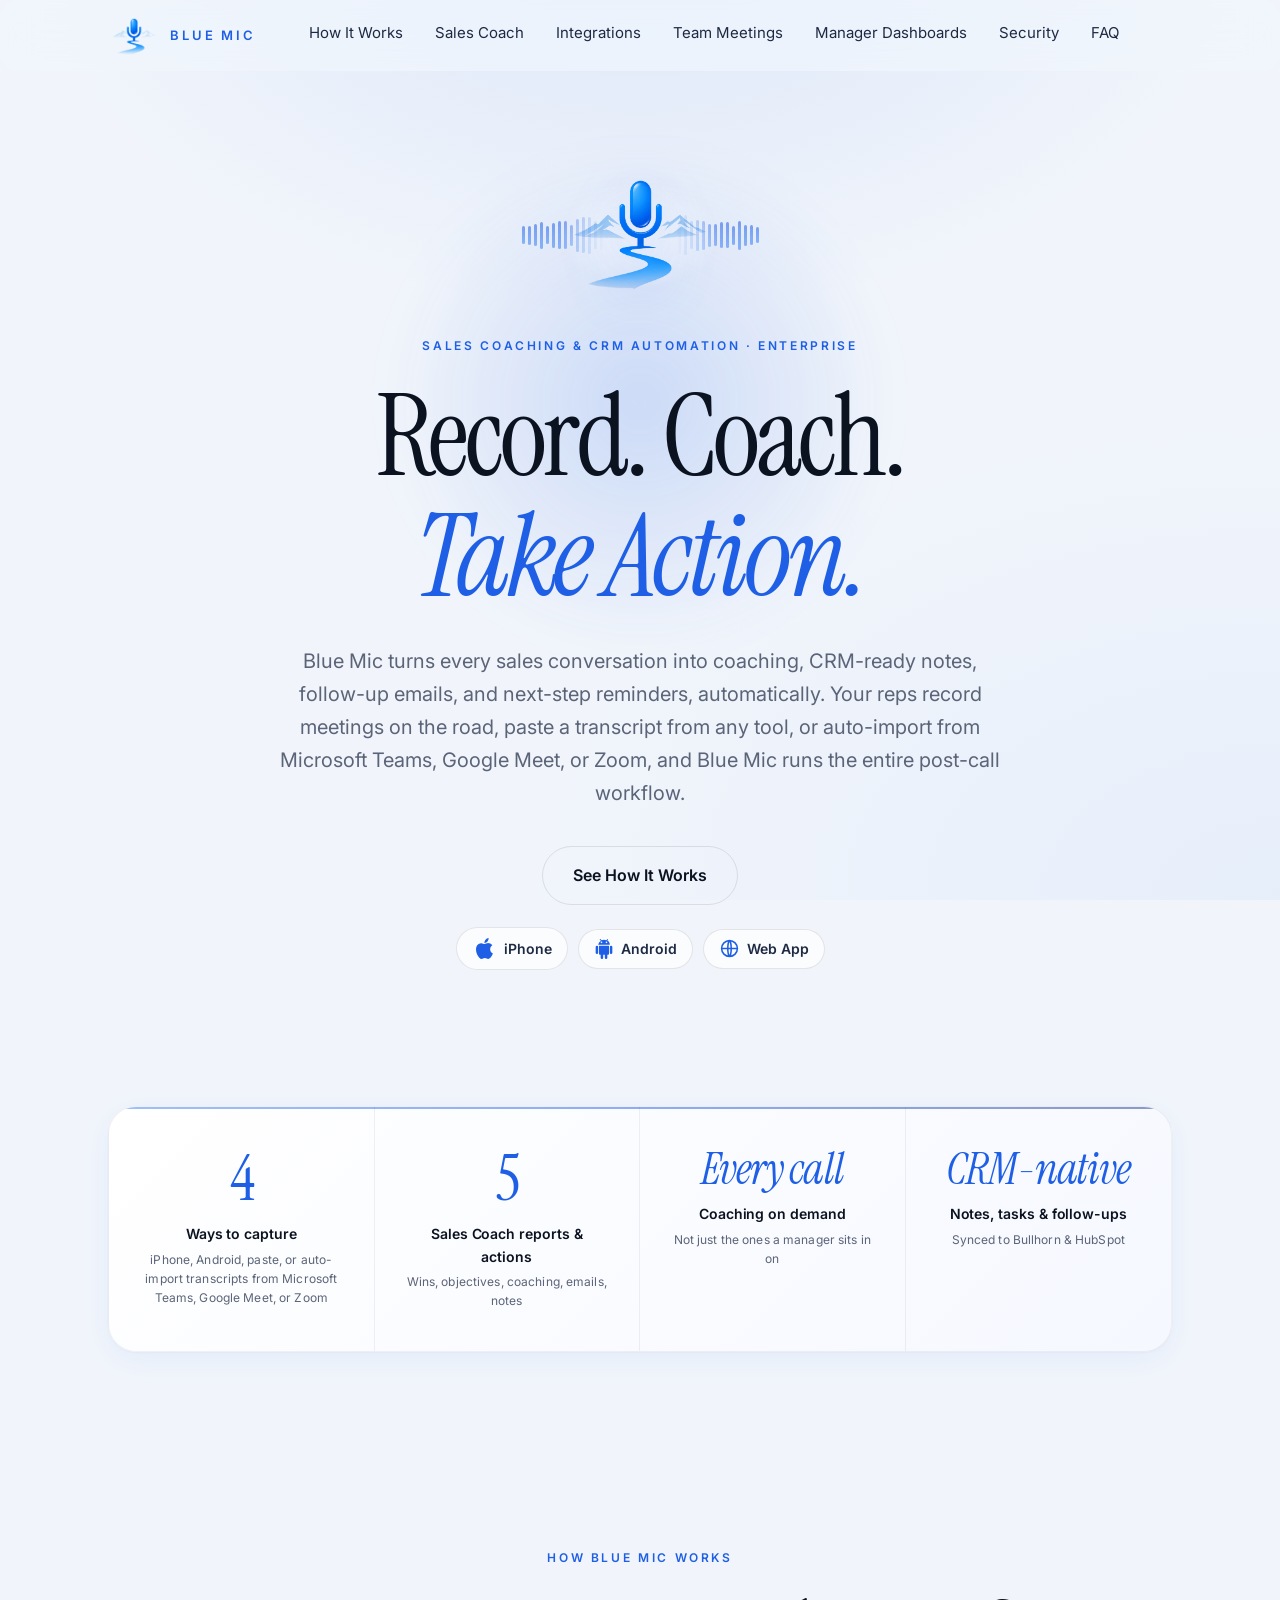
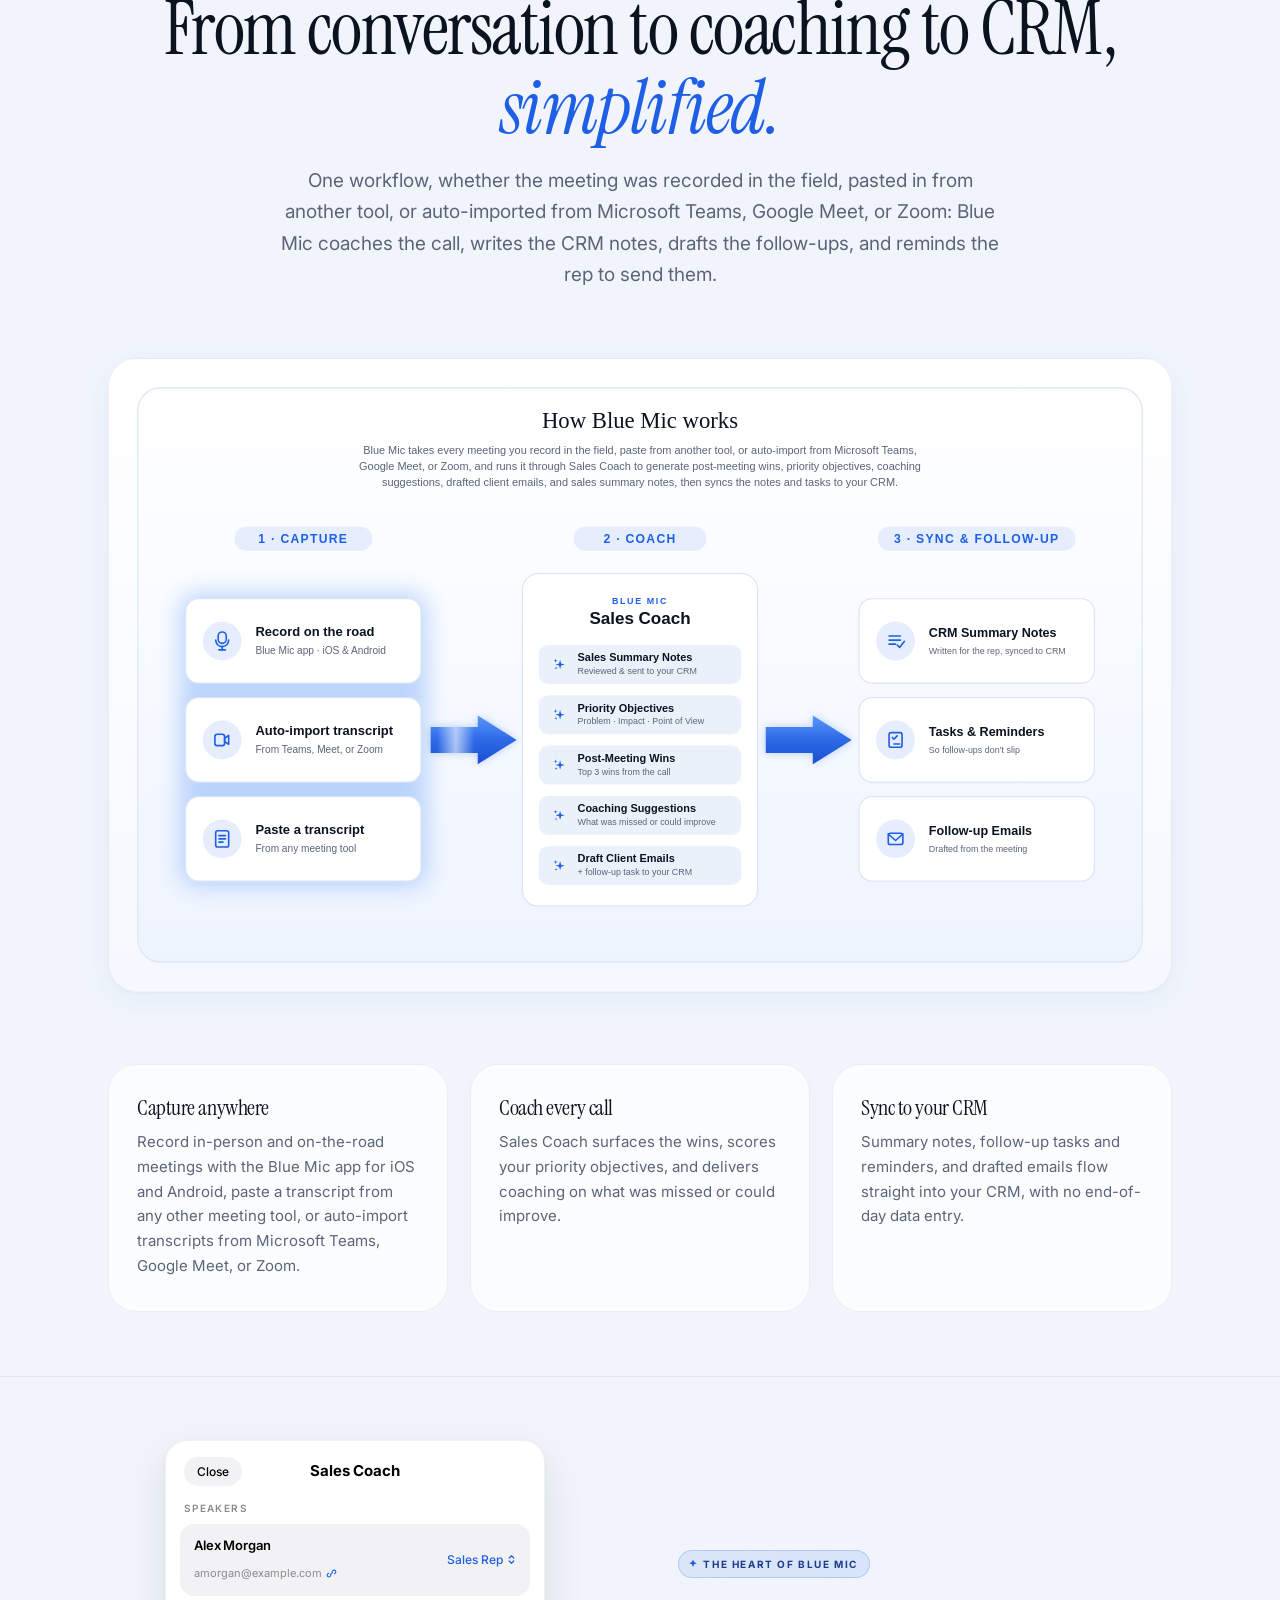
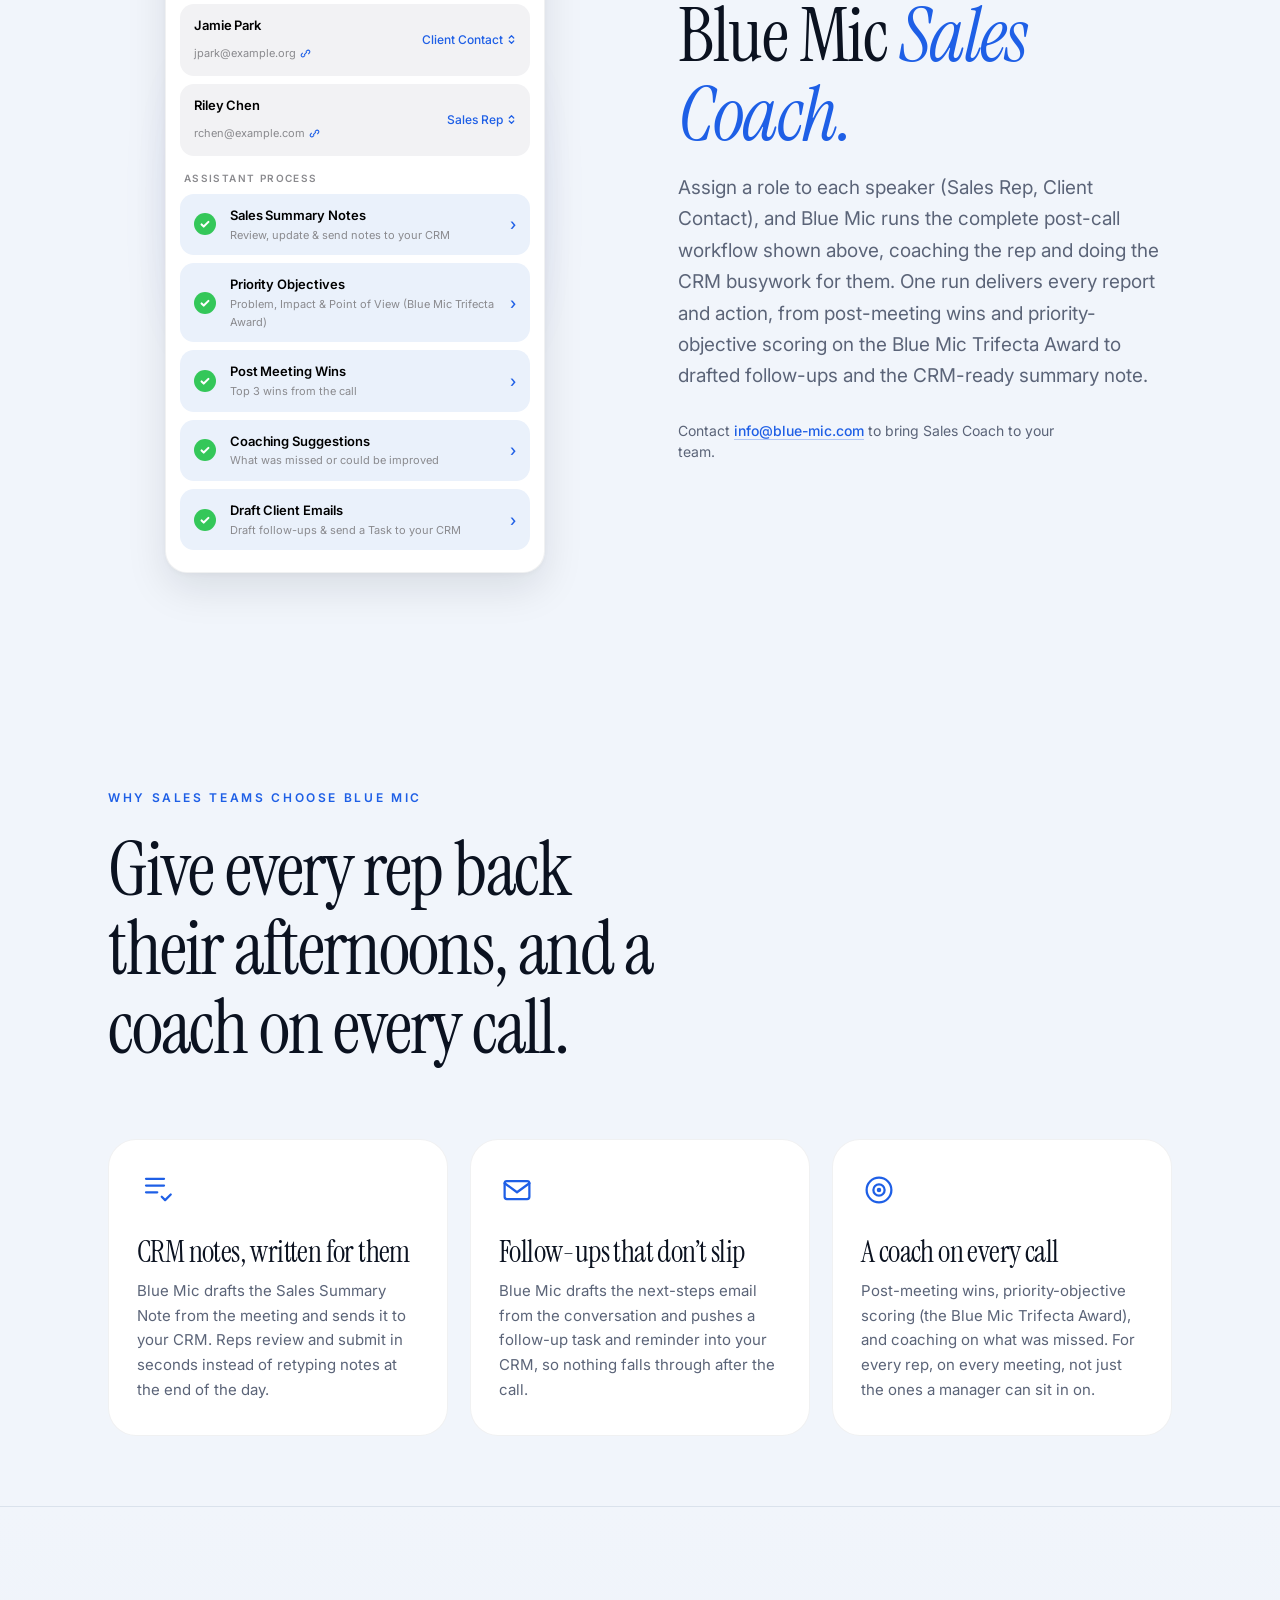
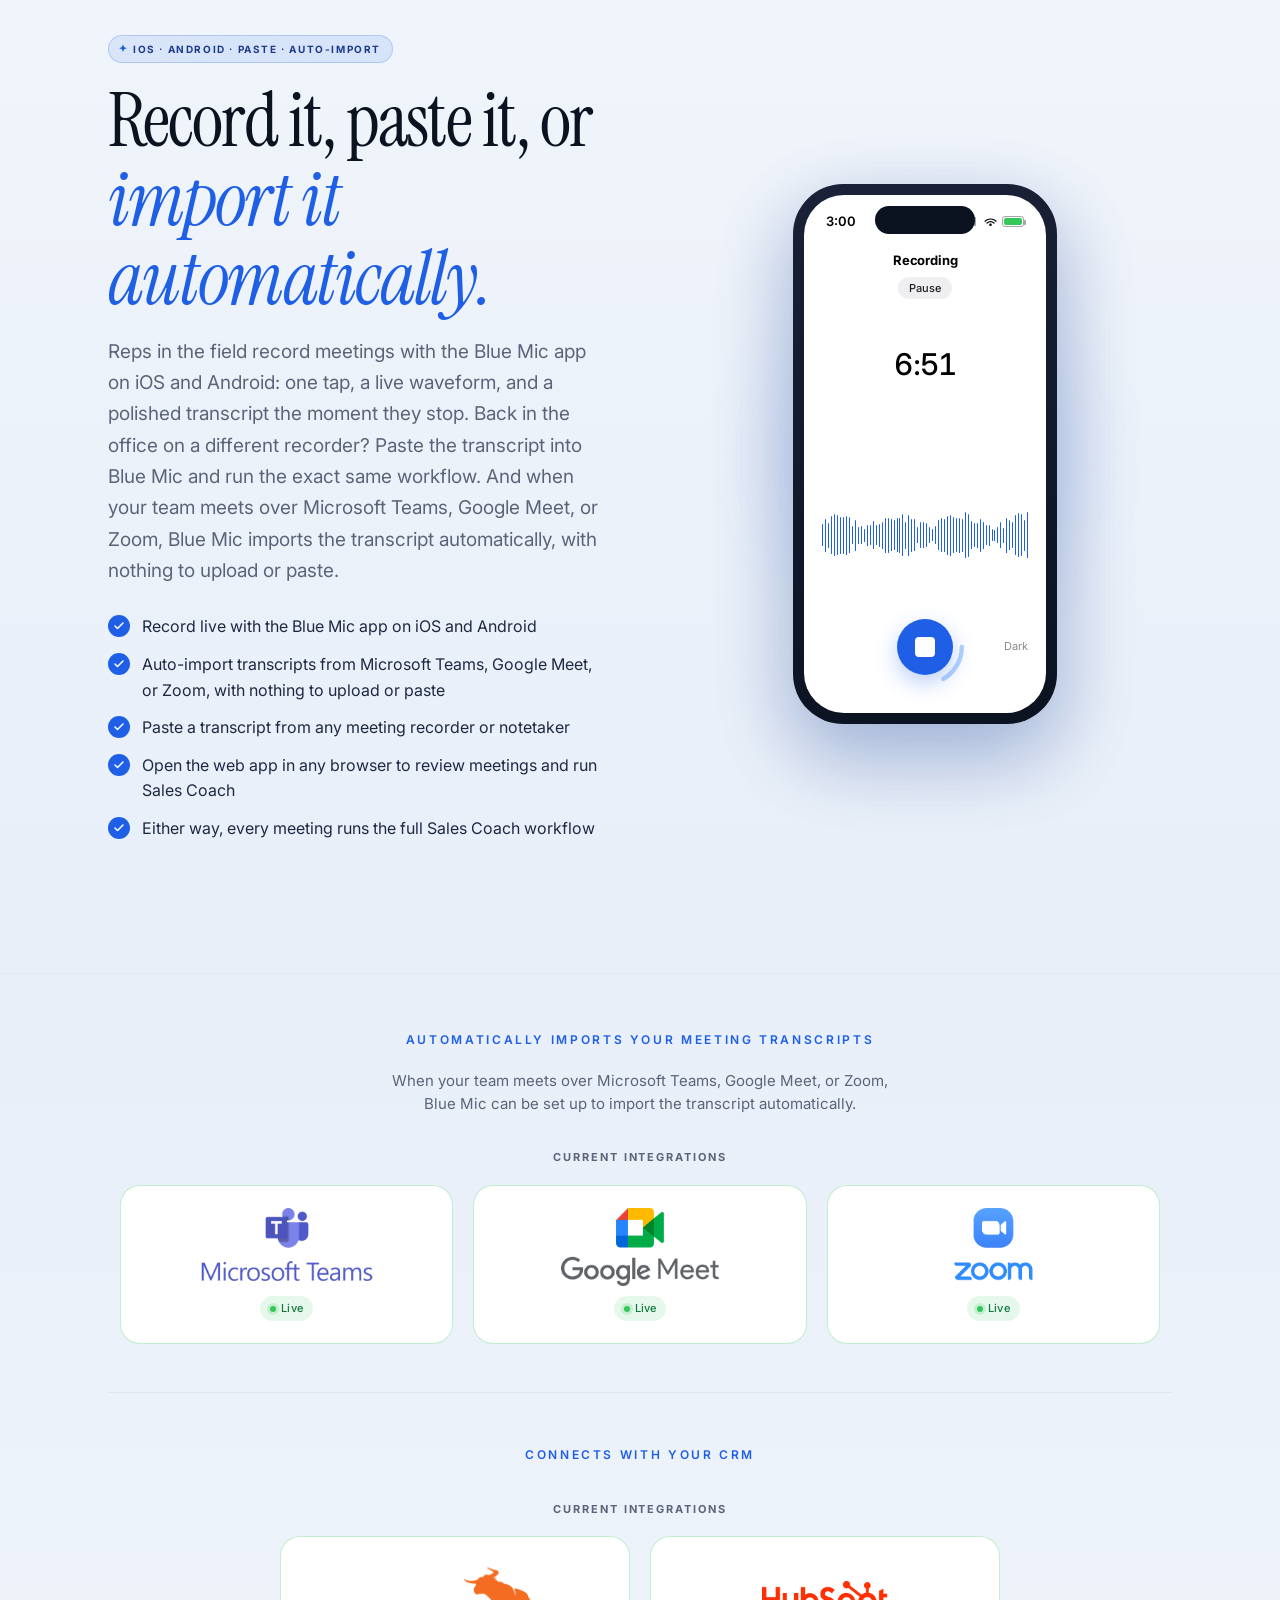
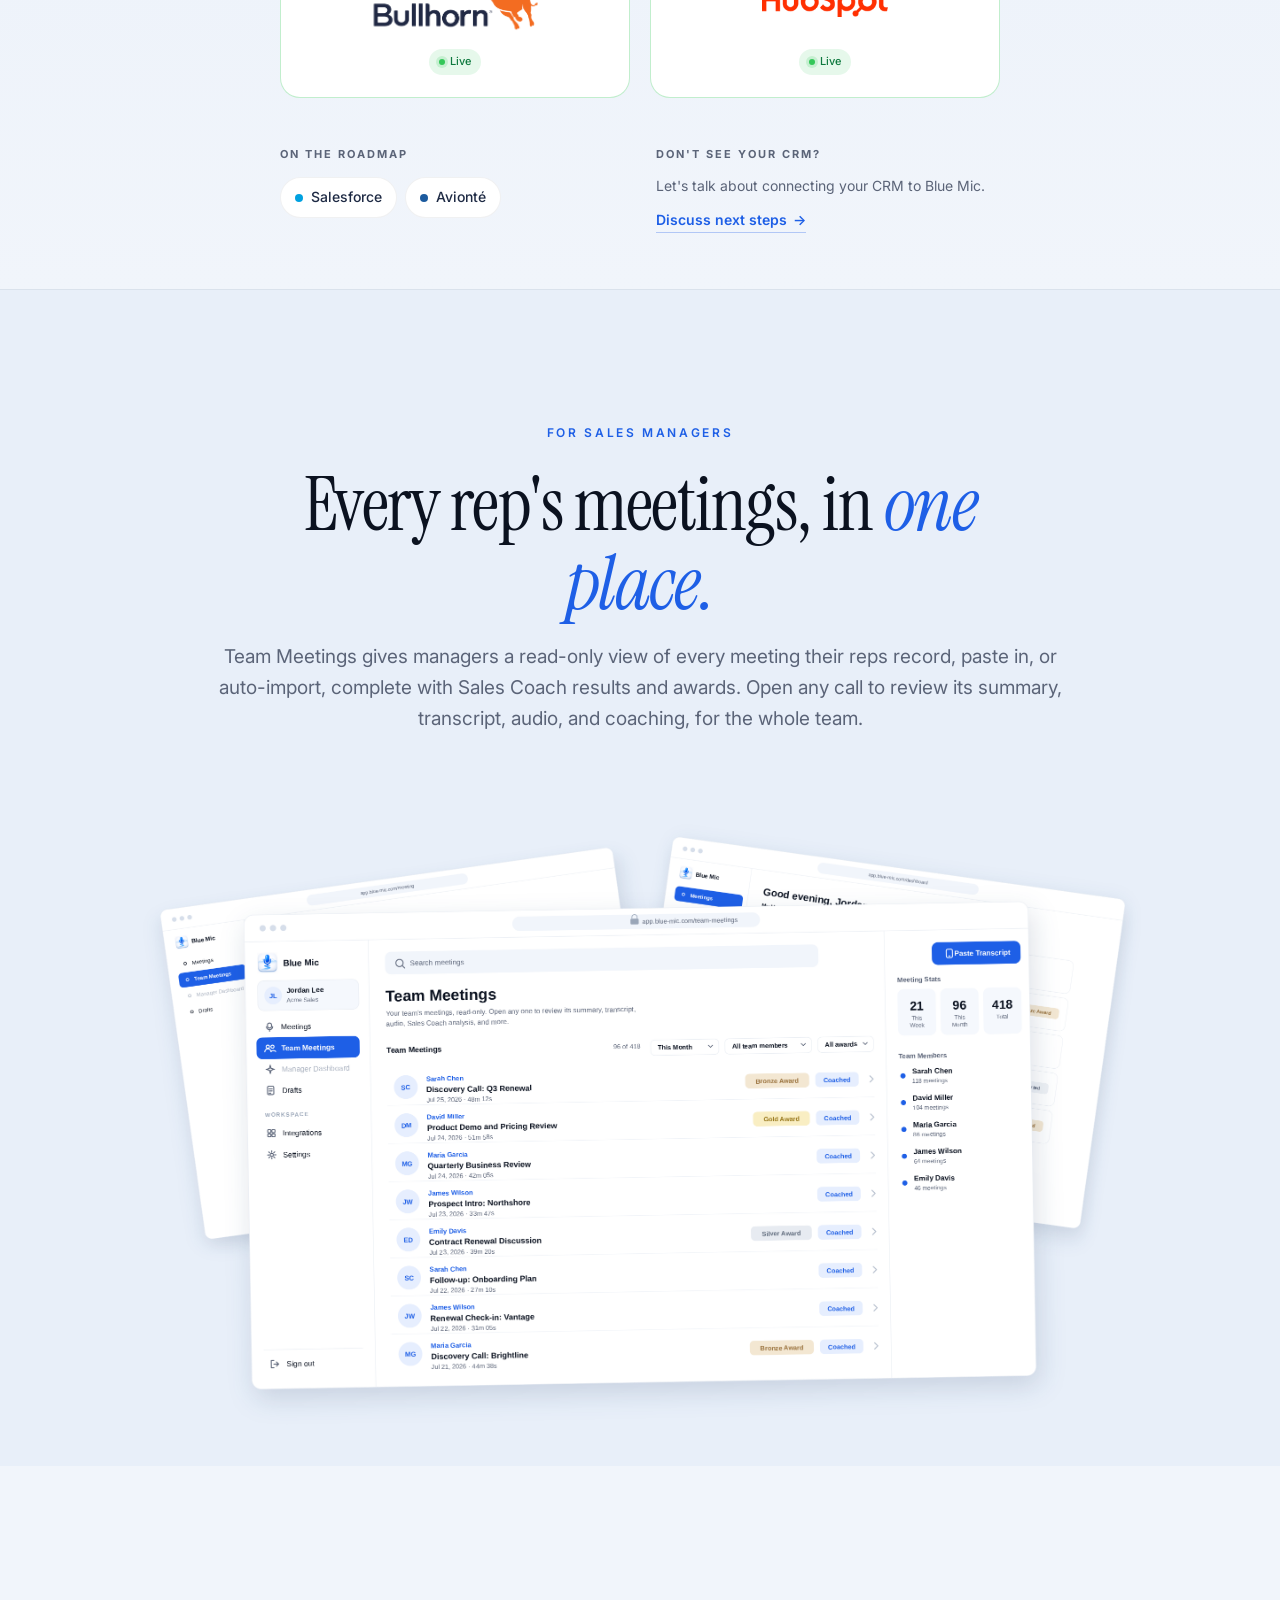
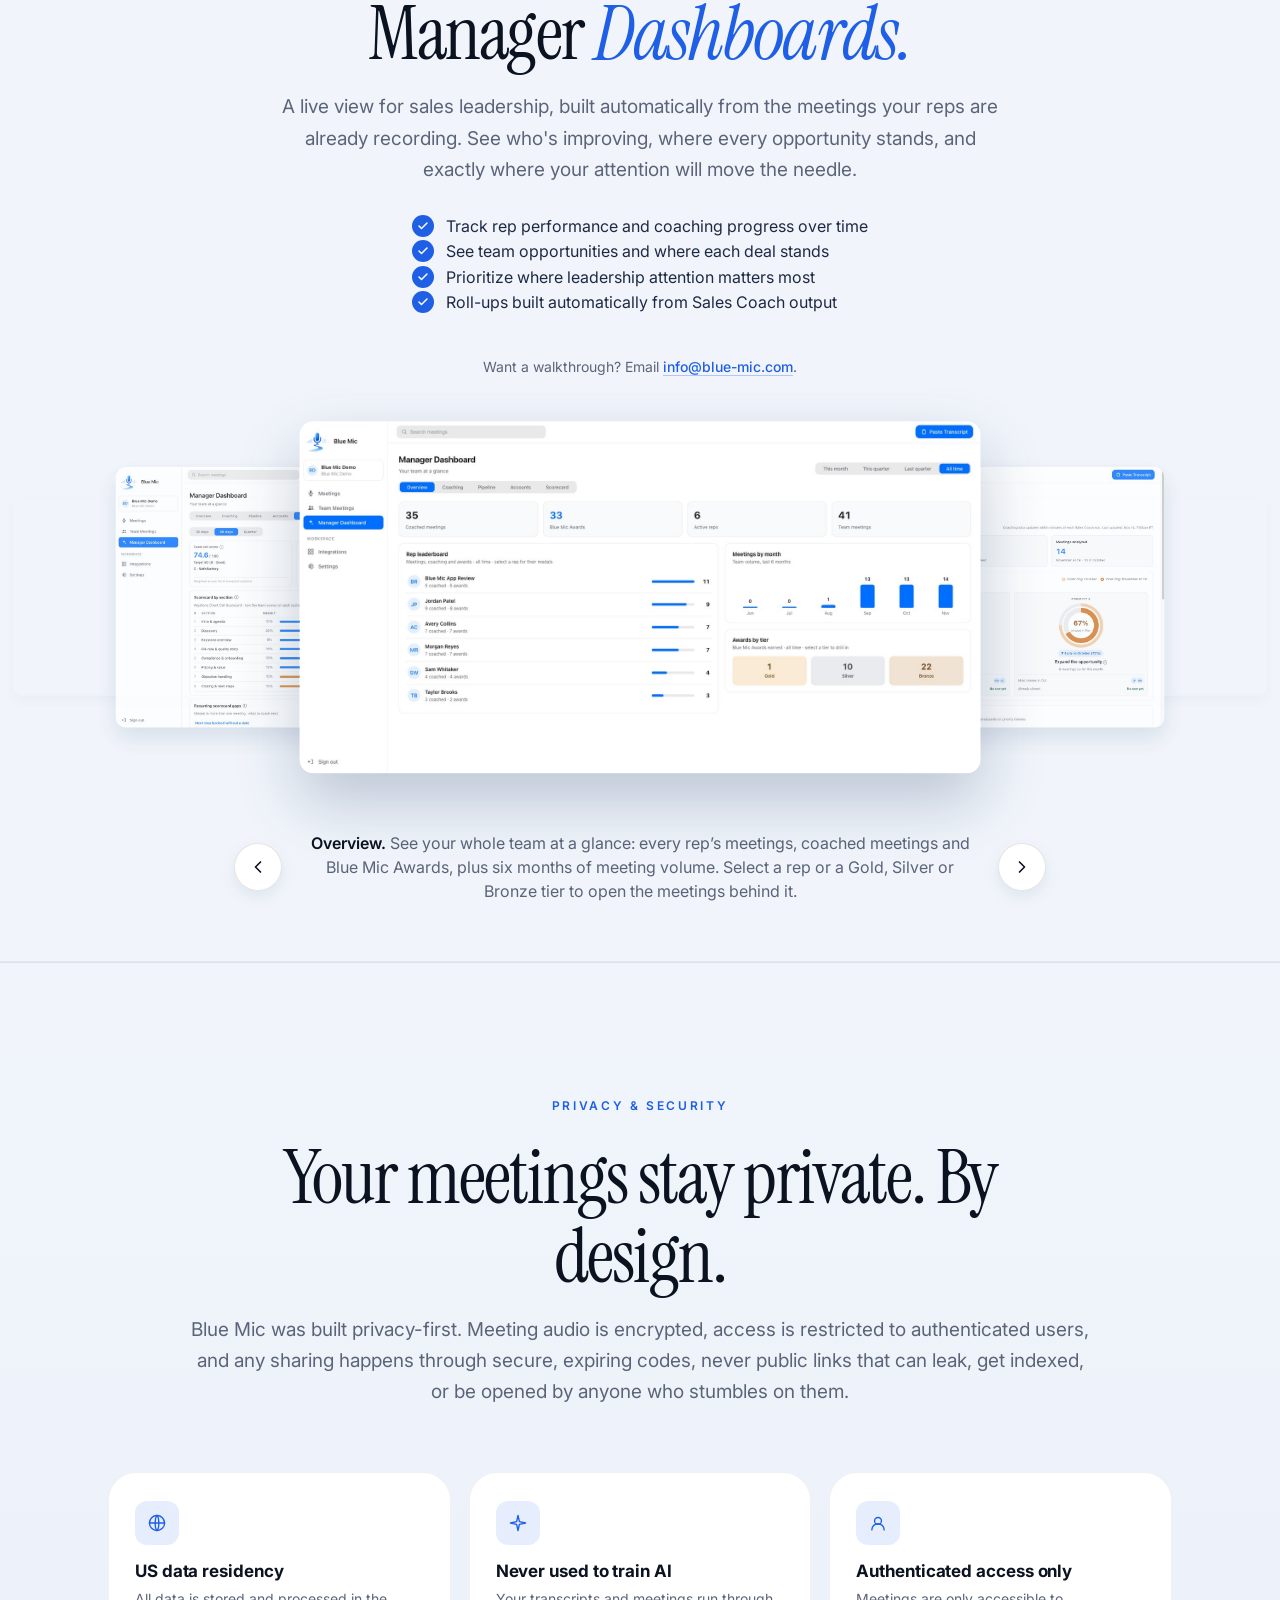
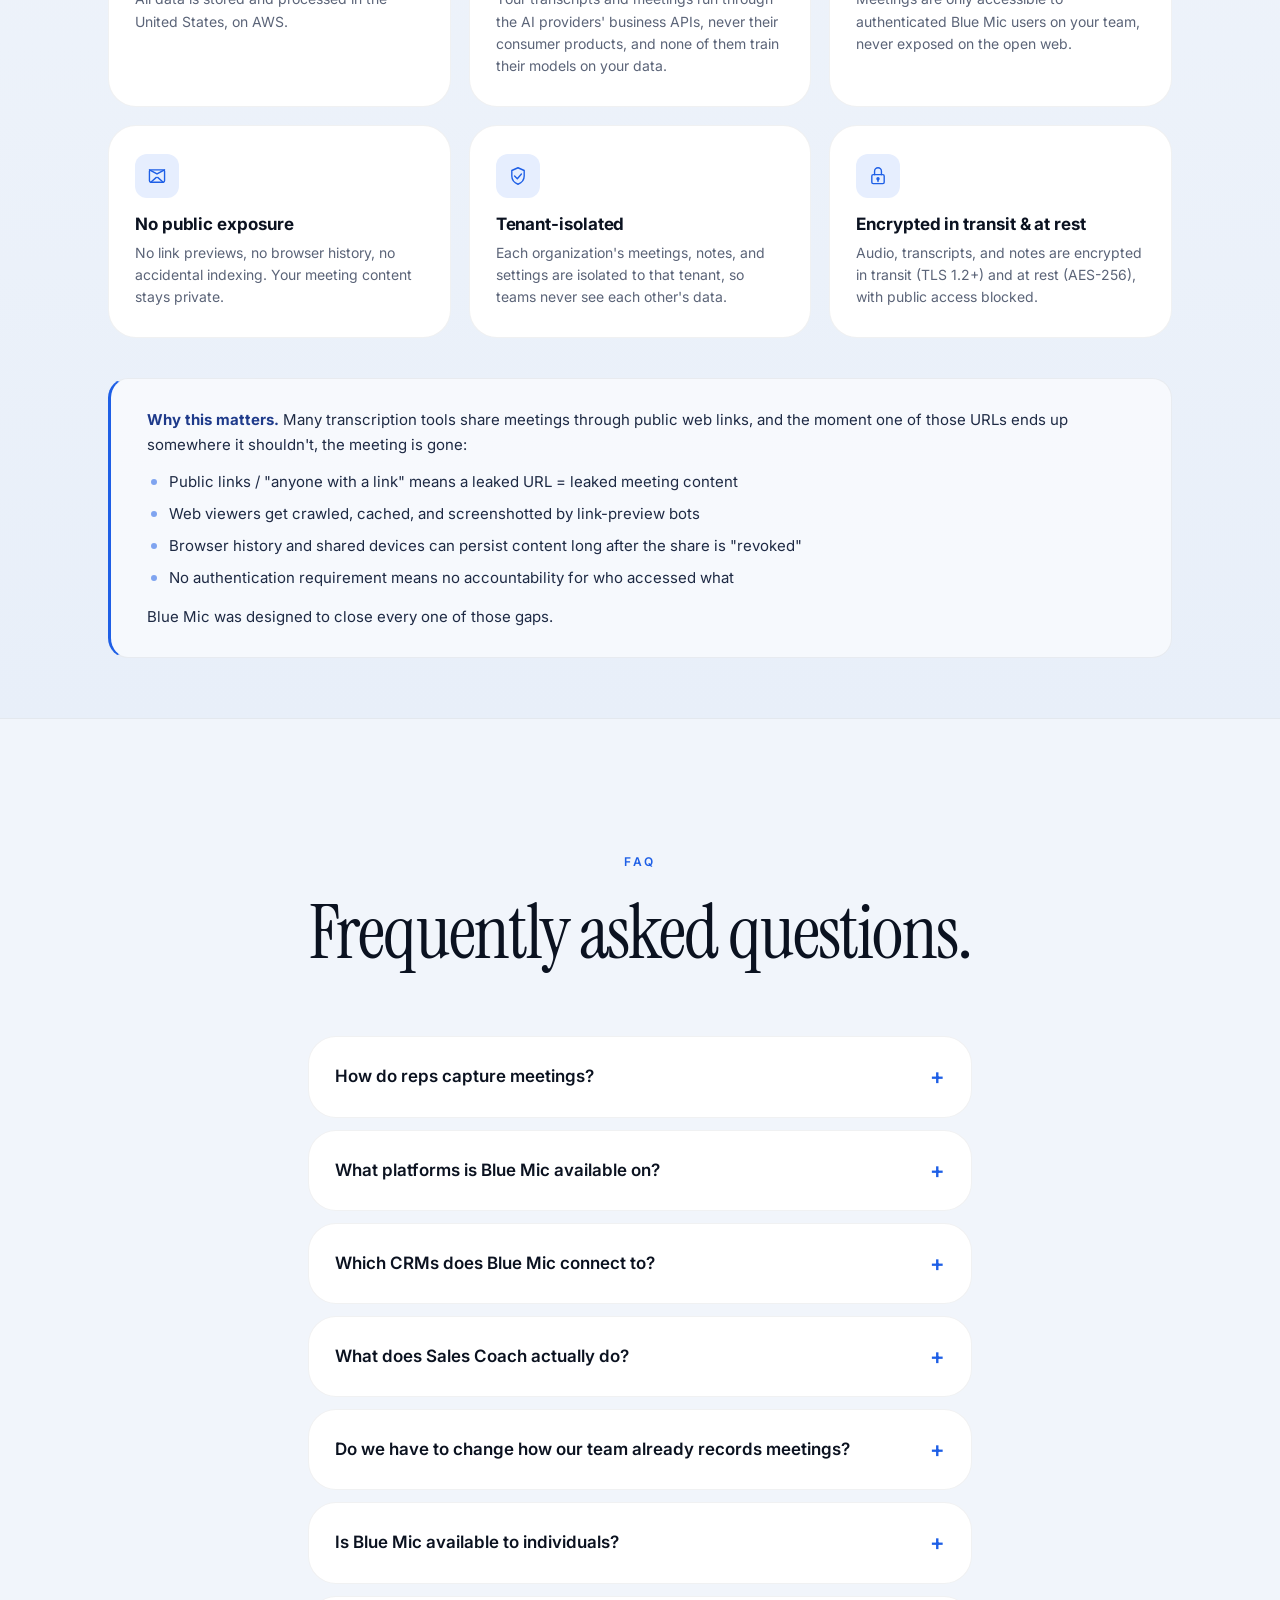
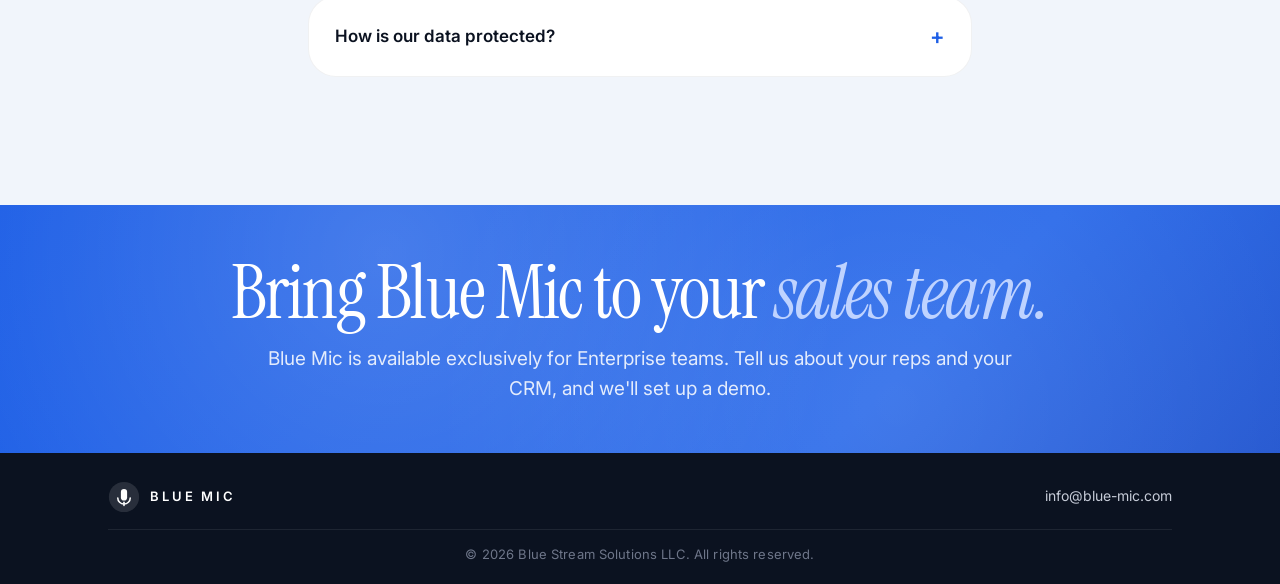
<file: index.html>
<!doctype html>
<html lang="en">
<head>
<meta charset="utf-8" />
<meta name="viewport" content="width=device-width,initial-scale=1,viewport-fit=cover" />
<title>Blue Mic | Sales Coaching &amp; CRM Automation for Enterprise Teams</title>
<meta name="description" content="Blue Mic turns every sales conversation into CRM-ready notes, coaching, follow-up emails, and next steps, automatically. Reps record on the road with the iOS &amp; Android app, paste a transcript from any tool, or auto-import from Microsoft Teams, Google Meet, or Zoom. Enterprise only." />
<meta name="theme-color" content="#F1F5FB" />
<meta property="og:title" content="Blue Mic | Sales Coaching &amp; CRM Automation for Enterprise Teams" />
<meta property="og:description" content="Every sales call, coached and in your CRM. Blue Mic drafts summary notes, follow-up emails, and reminders, and syncs them straight into your CRM." />
<meta property="og:type" content="website" />
<meta property="og:image" content="https://blue-mic.com/blue-mic-workflow.png" />
<meta property="og:url" content="https://blue-mic.com/" />
<link rel="canonical" href="https://blue-mic.com/" />
<link rel="icon" type="image/png" href="favicon.png" />

<link rel="preconnect" href="https://fonts.googleapis.com" />
<link rel="preconnect" href="https://fonts.gstatic.com" crossorigin />
<link href="https://fonts.googleapis.com/css2?family=Instrument+Serif:ital@0;1&family=Inter:wght@400;500;600;700&display=swap" rel="stylesheet" />

<link rel="stylesheet" href="styles.css?v=5" />

<!-- v3 additions: Enterprise re-focus components (nav CTA, workflow figure,
     two-entry capture, manager dashboard preview, coming-soon badge). Kept
     inline so styles.css is untouched. -->
<style>
  /* Workflow figure (holds the SVG diagram) */
  .workflow-figure {
    margin: clamp(40px, 6vw, 68px) auto 0;
    max-width: 1120px;
    background: linear-gradient(180deg, #FFFFFF 0%, #F5F8FF 100%);
    border: 1px solid var(--line-soft);
    border-radius: var(--radius-lg);
    padding: clamp(14px, 2.4vw, 28px);
    box-shadow: 0 8px 32px rgba(30,95,230,0.06), 0 1px 3px rgba(11,18,32,0.04);
  }
  .workflow-figure img { width: 100%; height: auto; display: block; border-radius: 12px; }

  /* Coming-soon badge (amber variant of .tier-badge) */
  .tier-badge--soon {
    color: #8A5A00;
    background: linear-gradient(135deg, rgba(245,158,11,0.12), rgba(251,191,36,0.18));
    border-color: rgba(245,158,11,0.30);
  }
  .tier-badge--soon svg { color: #C77A00; }

  /* Manager dashboard preview card */
  .dash-card {
    position: relative;
    z-index: 1;
    width: 100%;
    max-width: 380px;
    background: white;
    border-radius: 22px;
    padding: 18px 16px 16px;
    box-shadow: 0 16px 40px rgba(11,18,32,0.10), 0 2px 6px rgba(11,18,32,0.04);
    border: 1px solid var(--line-soft);
    font-family: var(--font-sans);
    color: #000;
  }
  .dash-head { display: flex; justify-content: space-between; align-items: center; margin-bottom: 14px; padding: 0 2px; }
  .dash-title { font-size: 15px; font-weight: 700; letter-spacing: -0.01em; color: #0B1220; }
  .dash-soon {
    font-size: 10px; font-weight: 700; letter-spacing: 0.12em; text-transform: uppercase;
    color: #8A5A00; background: rgba(245,158,11,0.16); padding: 4px 9px; border-radius: 999px;
  }
  .dash-kpis { display: grid; grid-template-columns: 1fr 1fr; gap: 10px; margin-bottom: 16px; }
  .dash-kpi { background: #F5F8FF; border: 1px solid var(--line-soft); border-radius: 14px; padding: 12px 14px; }
  .dash-kpi .k { font-size: 9.5px; font-weight: 700; letter-spacing: 0.12em; text-transform: uppercase; color: var(--muted); margin-bottom: 7px; }
  .dash-kpi .v { font-family: var(--font-serif); font-size: 27px; line-height: 1; color: var(--blue); }
  .dash-label { font-size: 10px; font-weight: 700; letter-spacing: 0.14em; text-transform: uppercase; color: #8A8A8E; margin: 4px 2px 10px; }
  .dash-rep { display: grid; grid-template-columns: 58px 1fr 34px; gap: 10px; align-items: center; margin-bottom: 10px; font-size: 12px; color: var(--ink-2); }
  .dash-rep .nm { font-weight: 600; color: #0B1220; }
  .dash-bar { height: 8px; border-radius: 999px; background: var(--bg-soft); overflow: hidden; }
  .dash-bar span { display: block; height: 100%; border-radius: 999px; background: linear-gradient(90deg, var(--blue-bright), var(--blue)); }
  .dash-rep .pct { font-weight: 600; color: var(--ink); font-variant-numeric: tabular-nums; text-align: right; }
  /* CRM integrations: Bullhorn + HubSpot side by side */
  .crm-current-title { text-align: center; margin-bottom: 18px; }
  .crm-current-grid { display: grid; grid-template-columns: 1fr 1fr; gap: 20px; max-width: 720px; margin: 0 auto clamp(32px, 5vw, 48px); }
  .transcript-grid { display: grid; grid-template-columns: 1fr 1fr 1fr; gap: 20px; max-width: 1040px; margin: 0 auto clamp(32px, 5vw, 48px); }
  .crm-secondary { display: grid; grid-template-columns: 1fr 1fr; gap: 32px; max-width: 720px; margin: 0 auto; align-items: start; }
  @media (max-width: 760px) {
    .crm-current-grid { grid-template-columns: 1fr; max-width: 420px; }
    .transcript-grid { grid-template-columns: 1fr; max-width: 460px; }
    .crm-secondary { grid-template-columns: 1fr; max-width: 420px; gap: 28px; }
  }

  /* Platform availability badges (hero) */
  .platforms { display: flex; justify-content: center; align-items: center; flex-wrap: wrap; gap: 10px; margin-top: 22px; }
  .platform { display: inline-flex; align-items: center; gap: 7px; padding: 8px 15px; border: 1px solid var(--line); border-radius: 999px; background: rgba(255,255,255,0.72); font-size: 14px; font-weight: 600; color: var(--ink-2); }
  .platform svg { width: 15px; height: 15px; color: var(--blue); }
  .platform svg { flex-shrink: 0; }
  .platform:nth-child(1) svg { width: 25px; height: 25px; }  /* Apple */
  .platform:nth-child(2) svg { width: 20px; height: 20px; }  /* Android */
  .platform:nth-child(3) svg { width: 21px; height: 21px; }  /* Web App */

  /* Interactive Manager Dashboard mockup */
  .mgr-figure { position: relative; max-width: 1180px; margin: clamp(8px, 1.5vw, 20px) auto 0; aspect-ratio: 1860 / 1124; }
  .mgr-win { position: absolute; padding: 0; border: 0; background: none; -webkit-appearance: none; appearance: none; cursor: zoom-in; transform: translate(-50%, -50%) rotate(var(--rot, 0deg)); transform-origin: center; transition: transform .3s cubic-bezier(.2,.7,.2,1); }
  .mgr-win > img { width: 100%; height: auto; display: block; border-radius: 12px; box-shadow: 0 14px 30px rgba(16,48,92,0.14); transition: box-shadow .3s ease; }
  .mgr-win:hover, .mgr-win:focus-visible { transform: translate(-50%, -50%) rotate(var(--rot, 0deg)) scale(1.05) translateY(-10px); z-index: 30 !important; outline: none; }
  .mgr-win:hover > img, .mgr-win:focus-visible > img { box-shadow: 0 26px 52px rgba(16,48,92,0.20); }
  /* Single-image zoom (Team Meetings hero) */
  .img-zoom { display: block; width: 100%; padding: 0; border: 0; background: none; -webkit-appearance: none; appearance: none; cursor: zoom-in; transition: transform .3s cubic-bezier(.2,.7,.2,1); }
  .img-zoom > img { width: 100%; height: auto; display: block; }
  .img-zoom:hover, .img-zoom:focus-visible { transform: translateY(-6px) scale(1.015); outline: none; }
  .mgr-hint { position: absolute; left: 50%; bottom: 8px; transform: translateX(-50%); font-size: 12.5px; color: var(--muted); background: rgba(255,255,255,0.9); border: 1px solid var(--line-soft); padding: 5px 13px; border-radius: 999px; pointer-events: none; }
  .mgr-lightbox { position: fixed; inset: 0; z-index: 1000; display: flex; align-items: center; justify-content: center; padding: 3vmin; background: rgba(11,18,32,0.62); opacity: 0; visibility: hidden; transition: opacity .25s ease; cursor: zoom-out; }
  .mgr-lightbox.open { opacity: 1; visibility: visible; }
  .mgr-lightbox img { max-width: 95vw; max-height: 90vh; width: auto; height: auto; border-radius: 14px; box-shadow: 0 30px 90px rgba(0,0,0,0.45); cursor: zoom-out; }
  .mgr-lb-close { position: absolute; top: 18px; right: 22px; width: 46px; height: 46px; border-radius: 50%; border: 0; background: rgba(255,255,255,0.92); color: #0B1220; font-size: 26px; line-height: 1; cursor: pointer; }
  @media (max-width: 640px) { .mgr-hint { display: none; } }

  /* Manager Dashboard coverflow carousel */
  .mgr-cf { max-width: 1180px; margin: clamp(20px, 3vw, 40px) auto 0; }
  .mgr-cf-stage { position: relative; aspect-ratio: 1180 / 480; touch-action: pan-y; }
  .mgr-cf-card { position: absolute; left: 50%; top: 50%; width: 64%; padding: 0; border: 0; background: none; -webkit-appearance: none; appearance: none; border-radius: 14px; cursor: pointer; transform: translate(-50%, -50%) translateX(var(--x, 0%)) scale(var(--s, 1)); opacity: var(--o, 1); z-index: var(--z, 1); box-shadow: var(--sh, none); transition: transform 1.1s cubic-bezier(.45,.05,.25,1), opacity 1.1s ease, box-shadow 1.1s ease; }
  .mgr-cf-card img { display: block; width: 100%; height: auto; aspect-ratio: 1600 / 826; object-fit: cover; object-position: top; border-radius: 14px; }
  .mgr-cf-card[data-pos="0"]  { --x: 0%;   --s: 1;    --o: 1;   --z: 5; --sh: 0 28px 64px rgba(16,48,92,0.24); cursor: zoom-in; }
  .mgr-cf-card[data-pos="1"]  { --x: 40%;  --s: .74;  --o: .8;  --z: 4; --sh: 0 14px 30px rgba(16,48,92,0.14); }
  .mgr-cf-card[data-pos="-1"] { --x: -40%; --s: .74;  --o: .8;  --z: 4; --sh: 0 14px 30px rgba(16,48,92,0.14); }
  .mgr-cf-card[data-pos="2"]  { --x: 64%;  --s: .56;  --o: .4;  --z: 3; --sh: 0 8px 20px rgba(16,48,92,0.10); }
  .mgr-cf-card[data-pos="-2"] { --x: -64%; --s: .56;  --o: .4;  --z: 3; --sh: 0 8px 20px rgba(16,48,92,0.10); }
  .mgr-cf-card:focus-visible { outline: 3px solid var(--blue); outline-offset: 4px; }
  .mgr-cf-controls { display: flex; align-items: center; justify-content: center; gap: 18px; margin-top: 18px; }
  .mgr-cf-arrow { flex: none; width: 48px; height: 48px; border-radius: 50%; border: 1px solid var(--line); background: #fff; color: var(--ink); cursor: pointer; display: flex; align-items: center; justify-content: center; box-shadow: 0 6px 16px rgba(16,48,92,0.08); transition: color .2s, border-color .2s; }
  .mgr-cf-arrow:hover, .mgr-cf-arrow:focus-visible { color: var(--blue); border-color: var(--blue); outline: none; }
  .mgr-cf-caption { margin: 0; width: 680px; max-width: 72%; min-height: 4.5em; text-align: center; font-size: 16px; line-height: 1.5; color: var(--muted); }
  .mgr-cf-caption strong { color: var(--ink); font-weight: 600; }
  @media (max-width: 640px) {
    .mgr-cf-stage { aspect-ratio: 2 / 1; }
    .mgr-cf-card { width: 84%; }
    .mgr-cf-card[data-pos="1"]  { --x: 30%;  --s: .8; --o: .55; }
    .mgr-cf-card[data-pos="-1"] { --x: -30%; --s: .8; --o: .55; }
    .mgr-cf-card[data-pos="2"], .mgr-cf-card[data-pos="-2"] { --o: 0; }
    .mgr-cf-caption { font-size: 14.5px; max-width: 64%; min-height: 13.5em; }
  }
  @media (prefers-reduced-motion: reduce) { .mgr-cf-card { transition: none; } }
  /* While an enlarged image is open, draw only the image (keeps iPhone Safari from running out of memory when zooming in) */
  html.mgr-lb-open body > *:not(.mgr-lightbox) { visibility: hidden !important; }
  html.mgr-lb-open .mgr-lightbox { background: #0B1220; }
  @media (max-width: 820px) { .mgr-lightbox img { box-shadow: none; } }

  /* Tighter, vertically-centered CTA */
  .cta { padding: clamp(40px, 5.5vw, 76px) 0; }
  .cta > .container > *:last-child { margin-bottom: 0; }
</style>

<script>
  /* Always start at the top on refresh / navigation. */
  if ('scrollRestoration' in history) {
    history.scrollRestoration = 'manual';
  }
  window.addEventListener('pageshow', function() {
    window.scrollTo(0, 0);
  });
</script>
<!-- nav-fit -->
<style>
  /* Menu fit: links stay on one line, logo left, links centered in the remaining space; the menu button takes over below 940px */
  .nav-links a { white-space: nowrap; }
  .nav-row { grid-template-columns: auto 1fr auto; }
  @media (max-width: 1240px) { .nav-links { gap: 22px; } }
  @media (max-width: 940px) {
    .nav-row { display: flex; justify-content: space-between; align-items: center; gap: 0; }
    .nav-links { display: none; }
    .nav-burger { display: flex; }
  }
</style>
<!-- section-spacing -->
<style>
  /* Even spacing between main sections: every gap matches two standard section paddings */
  :root { --sec-pad: clamp(72px, 10vw, 132px); }
  .stats-ribbon-section { padding-bottom: calc(var(--sec-pad) * 0.493) !important; }
  #works { padding-bottom: calc(var(--sec-pad) * 0.641) !important; }
  #why { padding-bottom: calc(var(--sec-pad) * 0.547) !important; }
  #why + section { padding-bottom: calc(var(--sec-pad) * 0.773) !important; }
  #why + section + section { padding-bottom: calc(var(--sec-pad) * 0.437) !important; }
  #team-meetings { padding-bottom: calc(var(--sec-pad) * 0.157) !important; }
  #managers { padding-bottom: calc(var(--sec-pad) * 0.453) !important; }
  #security { padding-bottom: calc(var(--sec-pad) * 0.469) !important; }
</style>
<!-- anchor-fix -->
<style>
  /* Menu jumps: land Sales Coach and Integrations at the same spot below the menu bar as the other sections */
  #coach { scroll-margin-top: calc(clamp(72px, 10vw, 132px) + 5px - clamp(40px, 5vw, 64px)); }
  #integrations { scroll-margin-top: calc(clamp(72px, 10vw, 132px) + 5px - clamp(20px, 3vw, 36px)); }
  #managers { scroll-margin-top: 8px; }
</style>
<!-- cta-footer-compact -->
<style>
  /* Shorter closing band and footer */
  .cta { padding: clamp(32px, 3.8vw, 48px) 0 !important; }
  .cta h2 { max-width: 30ch; margin-bottom: 12px; }
  .cta p { max-width: 62ch; }
  .footer { padding: 28px 0 20px; }
  .footer-bottom { margin-top: 16px; padding-top: 14px; }
  @media (max-width: 760px) { .footer .footer-grid { gap: 12px; } }
  #managers .contact-line { margin: 40px auto 0; max-width: none; text-align: center; }
  #managers .product-text .lede { margin-left: auto; margin-right: auto; text-align: center; max-width: 720px; }
  #team-meetings .lede { max-width: 880px; }
  #security > .container > div:first-child { max-width: 900px !important; }
  #security > .container > div:first-child > h2 { max-width: 780px; margin-left: auto; margin-right: auto; }
  #security .lede { max-width: 900px; }
  #managers .mgr-cf { margin-top: max(0px, calc(28px - 2vw)); }
  /* Divider line between the three feature cards and Sales Coach, matching the section dividers */
  #works #coach { margin-top: clamp(40px, 5vw, 64px) !important; padding-top: clamp(40px, 5vw, 64px); position: relative; }
  #works #coach::before { content: ""; position: absolute; top: 0; left: 50%; width: 100vw; transform: translateX(-50%); height: 1px; background: var(--line-soft); pointer-events: none; }
</style>
</head>
<body>

<div class="bg-stage" aria-hidden="true"></div>

<!-- Nav -->
<header class="nav">
  <div class="container nav-row">
    <a href="#top" class="brand" aria-label="Blue Mic home">
      <img class="brand-logo-img" src="blue-mic-logo.png" alt=""
           onerror="this.style.display='none'; this.nextElementSibling.style.display='block'">
      <svg class="logo" viewBox="0 0 36 36" xmlns="http://www.w3.org/2000/svg" aria-hidden="true" style="display:none;">
        <defs>
          <linearGradient id="lg" x1="0" y1="0" x2="36" y2="36" gradientUnits="userSpaceOnUse">
            <stop offset="0%"  stop-color="#3B82F6"/>
            <stop offset="55%" stop-color="#1E5FE6"/>
            <stop offset="100%" stop-color="#1E3A8A"/>
          </linearGradient>
        </defs>
        <circle cx="18" cy="18" r="17" fill="url(#lg)"/>
        <rect x="14.5" y="9" width="7" height="13" rx="3.5" fill="white"/>
        <path d="M11 19a7 7 0 0014 0" stroke="white" stroke-width="1.7" stroke-linecap="round" fill="none"/>
        <line x1="18" y1="24" x2="18" y2="27.5" stroke="white" stroke-width="1.7" stroke-linecap="round"/>
      </svg>
      <span>Blue Mic</span>
    </a>
    <nav class="nav-links" aria-label="Primary">
      <a href="#works">How It Works</a>
      <a href="#coach">Sales Coach</a>
      <a href="#integrations">Integrations</a>
      <a href="#team-meetings">Team Meetings</a>
      <a href="#managers">Manager Dashboards</a>
      <a href="#security">Security</a>
      <a href="#faq">FAQ</a>
    </nav>
    <div class="nav-cta">
      <button class="nav-burger" aria-label="Open menu" aria-expanded="false" aria-controls="mobile-menu" type="button">
        <span></span><span></span><span></span>
      </button>
    </div>
  </div>
</header>

<div id="mobile-menu" class="mobile-menu" aria-hidden="true">
  <nav class="mobile-menu-links" aria-label="Mobile primary">
    <a href="#works">How It Works</a>
    <a href="#coach">Sales Coach</a>
    <a href="#integrations">Integrations</a>
    <a href="#team-meetings">Team Meetings</a>
    <a href="#managers">Manager Dashboards</a>
    <a href="#security">Security</a>
    <a href="#faq">FAQ</a>
  </nav>
</div>

<main id="top">

<!-- Hero -->
<section class="hero">
  <div class="container">
    <div class="hero-glow" aria-hidden="true"></div>

    <div class="hero-mark">
      <div class="waveform" aria-hidden="true"></div>
      <img class="hero-logo-img" src="logo.png?v=3" alt="Blue Mic"
           onerror="this.style.display='none'; this.nextElementSibling.style.display='block'">
      <svg class="hero-logo-svg" viewBox="0 0 96 96" xmlns="http://www.w3.org/2000/svg" aria-hidden="true" style="display:none;">
        <defs>
          <linearGradient id="hg" x1="0" y1="0" x2="96" y2="96" gradientUnits="userSpaceOnUse">
            <stop offset="0%"  stop-color="#3B82F6"/>
            <stop offset="55%" stop-color="#1E5FE6"/>
            <stop offset="100%" stop-color="#1E3A8A"/>
          </linearGradient>
        </defs>
        <circle cx="48" cy="48" r="46" fill="url(#hg)"/>
        <rect x="38" y="22" width="20" height="36" rx="10" fill="white"/>
        <path d="M28 50a20 20 0 0040 0" stroke="white" stroke-width="4.5" stroke-linecap="round" fill="none"/>
        <line x1="48" y1="64" x2="48" y2="74" stroke="white" stroke-width="4.5" stroke-linecap="round"/>
      </svg>
    </div>

    <span class="eyebrow">Sales Coaching &amp; CRM Automation &middot; Enterprise</span>
    <h1>Record. Coach.<br><span class="italic">Take Action.</span></h1>
    <p class="lede">
      Blue Mic turns every sales conversation into coaching, CRM-ready notes, follow-up emails, and next-step reminders, automatically. Your reps record meetings on the road, paste a transcript from any tool, or auto-import from Microsoft Teams, Google Meet, or Zoom, and Blue Mic runs the entire post-call workflow.
    </p>
    <div class="hero-cta">
      <a class="btn btn-ghost btn-lg" href="#works">See How It Works</a>
    </div>
    <div class="platforms" aria-label="Available on iPhone, Android, and the Web App">
      <span class="platform"><svg viewBox="0 0 24 24" fill="currentColor" aria-hidden="true"><path d="M18.71 19.5c-.83 1.24-1.71 2.45-3.05 2.47-1.34.03-1.77-.79-3.29-.79-1.53 0-2 .77-3.27.82-1.31.05-2.3-1.32-3.14-2.53C4.25 17 2.94 12.45 4.7 9.39c.87-1.52 2.43-2.48 4.12-2.51 1.28-.02 2.5.87 3.29.87.78 0 2.26-1.07 3.81-.91.65.03 2.47.26 3.64 1.98-.09.06-2.17 1.28-2.15 3.81.03 3.02 2.65 4.03 2.68 4.04-.03.07-.42 1.44-1.38 2.83M13 3.5c.73-.83 1.94-1.46 2.94-1.5.13 1.17-.34 2.35-1.04 3.19-.69.85-1.83 1.51-2.95 1.42-.15-1.15.41-2.35 1.05-3.11z"/></svg> iPhone</span>
      <span class="platform"><svg viewBox="0 0 24 24" fill="currentColor" aria-hidden="true"><path d="M6 18c0 .55.45 1 1 1h1v3.5a1.5 1.5 0 003 0V19h2v3.5a1.5 1.5 0 003 0V19h1c.55 0 1-.45 1-1V8H6v10zM3.5 8A1.5 1.5 0 002 9.5v7a1.5 1.5 0 003 0v-7A1.5 1.5 0 003.5 8zm17 0a1.5 1.5 0 00-1.5 1.5v7a1.5 1.5 0 003 0v-7A1.5 1.5 0 0020.5 8zm-4.97-5.84l1.3-1.3a.5.5 0 00-.7-.7l-1.48 1.48A6.94 6.94 0 0012 1c-1.02 0-1.98.22-2.85.62L7.67.14a.5.5 0 00-.7.7l1.3 1.3A6.98 6.98 0 005 7h14c0-2.03-.87-3.86-2.47-5.14zM9 5a1 1 0 110-2 1 1 0 010 2zm6 0a1 1 0 110-2 1 1 0 010 2z"/></svg> Android</span>
      <span class="platform"><svg viewBox="0 0 24 24" fill="none" stroke="currentColor" stroke-width="1.8" aria-hidden="true"><circle cx="12" cy="12" r="9"/><path d="M3 12h18M12 3c2.6 2.6 2.6 15.4 0 18M12 3c-2.6 2.6-2.6 15.4 0 18"/></svg> Web App</span>
    </div>

  </div>
</section>

<!-- Stats: metric ribbon -->
<section class="stats-ribbon-section" style="padding: clamp(40px, 6vw, 64px) 0 0;">
  <div class="container">
    <div class="stats-ribbon">
      <div class="ribbon-stat">
        <div class="ribbon-num">4</div>
        <div class="ribbon-label">Ways to capture</div>
        <div class="ribbon-sub">iPhone, Android, paste, or auto-import transcripts from Microsoft Teams, Google Meet, or Zoom</div>
      </div>
      <div class="ribbon-stat">
        <div class="ribbon-num">5</div>
        <div class="ribbon-label">Sales Coach reports &amp; actions</div>
        <div class="ribbon-sub">Wins, objectives, coaching, emails, notes</div>
      </div>
      <div class="ribbon-stat">
        <div class="ribbon-num ribbon-num--text">Every call</div>
        <div class="ribbon-label">Coaching on demand</div>
        <div class="ribbon-sub">Not just the ones a manager sits in on</div>
      </div>
      <div class="ribbon-stat">
        <div class="ribbon-num ribbon-num--text">CRM-native</div>
        <div class="ribbon-label">Notes, tasks &amp; follow-ups</div>
        <div class="ribbon-sub">Synced to Bullhorn &amp; HubSpot</div>
      </div>
    </div>
  </div>
</section>

<!-- How Blue Mic Works (workflow graphic + 3-beat) -->
<section id="works" class="works reveal">
  <div class="container" style="text-align:center;">
    <span class="eyebrow">How Blue Mic Works</span>
    <h2 style="max-width:28ch; margin-left:auto; margin-right:auto;">From conversation to coaching to CRM, <span class="italic">simplified.</span></h2>
    <p class="lede" style="margin: 18px auto 0; text-align:center;">
      One workflow, whether the meeting was recorded in the field, pasted in from another tool, or auto-imported from Microsoft Teams, Google Meet, or Zoom: Blue Mic coaches the call, writes the CRM notes, drafts the follow-ups, and reminds the rep to send them.
    </p>

    <figure class="workflow-figure">
      <img src="blue-mic-workflow.svg?v=3" alt="The Blue Mic workflow: capture a meeting by recording on the road with the iOS or Android app, pasting a transcript, or auto-importing from Microsoft Teams, Google Meet, or Zoom, run Sales Coach to surface wins, score priority objectives, and generate coaching, then sync summary notes, follow-up tasks and reminders, and drafted emails back to your CRM." />
    </figure>

    <div class="three-beats">
      <article class="beat">
        <h3>Capture anywhere</h3>
        <p>Record in-person and on-the-road meetings with the Blue Mic app for iOS and Android, paste a transcript from any other meeting tool, or auto-import transcripts from Microsoft Teams, Google Meet, or Zoom.</p>
      </article>
      <article class="beat">
        <h3>Coach every call</h3>
        <p>Sales Coach surfaces the wins, scores your priority objectives, and delivers coaching on what was missed or could improve.</p>
      </article>
      <article class="beat">
        <h3>Sync to your CRM</h3>
        <p>Summary notes, follow-up tasks and reminders, and drafted emails flow straight into your CRM, with no end-of-day data entry.</p>
      </article>
    </div>
  </div>

  <div class="container" id="coach" style="margin-top: clamp(44px, 6vw, 80px);">
    <div class="product-row reverse">
      <div class="product-text">
        <span class="tier-badge tier-badge--solo">
          <svg viewBox="0 0 12 12" fill="currentColor" aria-hidden="true"><path d="M6 0.5l1.4 3.1L10.5 5l-3.1 1.4L6 9.5 4.6 6.4 1.5 5l3.1-1.4z"/></svg>
          The heart of Blue Mic
        </span>
        <h2>Blue Mic <span class="italic">Sales Coach.</span></h2>
        <p class="lede">
          Assign a role to each speaker (Sales Rep, Client Contact), and Blue Mic runs the complete post-call workflow shown above, coaching the rep and doing the CRM busywork for them. One run delivers every report and action, from post-meeting wins and priority-objective scoring on the Blue Mic Trifecta Award to drafted follow-ups and the CRM-ready summary note.
        </p>
        <p class="contact-line">
          Contact <a href="mailto:info@blue-mic.com">info@blue-mic.com</a> to bring Sales Coach to your team.
        </p>
      </div>

      <div class="product-visual">
        <div class="coach-card" aria-hidden="true">
          <div class="coach-head">
            <span class="coach-close">Close</span>
            <span class="coach-title">Sales Coach</span>
            <span></span>
          </div>

          <div class="coach-section-label">Speakers</div>

          <div class="coach-speaker">
            <div class="coach-speaker-info">
              <div class="name">Alex Morgan</div>
              <div class="email">amorgan@example.com
                <svg class="link-icon" viewBox="0 0 16 16" fill="none" stroke="currentColor" stroke-width="1.6" stroke-linecap="round" stroke-linejoin="round" aria-hidden="true"><path d="M6.5 9.5l3-3"/><path d="M9 5l1.2-1.2a2.4 2.4 0 113.4 3.4L12.4 8.4"/><path d="M7 11l-1.2 1.2a2.4 2.4 0 11-3.4-3.4L3.6 7.6"/></svg>
              </div>
            </div>
            <div class="role">Sales Rep
              <svg viewBox="0 0 12 14" fill="none" stroke="currentColor" stroke-width="1.6" stroke-linecap="round" stroke-linejoin="round" aria-hidden="true"><path d="M3 5l3-3 3 3"/><path d="M3 9l3 3 3-3"/></svg>
            </div>
          </div>

          <div class="coach-speaker">
            <div class="coach-speaker-info">
              <div class="name">Jamie Park</div>
              <div class="email">jpark@example.org
                <svg class="link-icon" viewBox="0 0 16 16" fill="none" stroke="currentColor" stroke-width="1.6" stroke-linecap="round" stroke-linejoin="round" aria-hidden="true"><path d="M6.5 9.5l3-3"/><path d="M9 5l1.2-1.2a2.4 2.4 0 113.4 3.4L12.4 8.4"/><path d="M7 11l-1.2 1.2a2.4 2.4 0 11-3.4-3.4L3.6 7.6"/></svg>
              </div>
            </div>
            <div class="role">Client Contact
              <svg viewBox="0 0 12 14" fill="none" stroke="currentColor" stroke-width="1.6" stroke-linecap="round" stroke-linejoin="round" aria-hidden="true"><path d="M3 5l3-3 3 3"/><path d="M3 9l3 3 3-3"/></svg>
            </div>
          </div>

          <div class="coach-speaker">
            <div class="coach-speaker-info">
              <div class="name">Riley Chen</div>
              <div class="email">rchen@example.com
                <svg class="link-icon" viewBox="0 0 16 16" fill="none" stroke="currentColor" stroke-width="1.6" stroke-linecap="round" stroke-linejoin="round" aria-hidden="true"><path d="M6.5 9.5l3-3"/><path d="M9 5l1.2-1.2a2.4 2.4 0 113.4 3.4L12.4 8.4"/><path d="M7 11l-1.2 1.2a2.4 2.4 0 11-3.4-3.4L3.6 7.6"/></svg>
              </div>
            </div>
            <div class="role">Sales Rep
              <svg viewBox="0 0 12 14" fill="none" stroke="currentColor" stroke-width="1.6" stroke-linecap="round" stroke-linejoin="round" aria-hidden="true"><path d="M3 5l3-3 3 3"/><path d="M3 9l3 3 3-3"/></svg>
            </div>
          </div>

          <div class="coach-section-label" style="margin-top:14px;">Assistant Process</div>

          <div class="coach-process-item">
            <span class="check-green">
              <svg viewBox="0 0 14 14" fill="none" stroke="white" stroke-width="2.4" stroke-linecap="round" stroke-linejoin="round" aria-hidden="true"><path d="M3 7.5l2.5 2.5L11 4.5"/></svg>
            </span>
            <div>
              <div class="proc-title">Sales Summary Notes</div>
              <div class="proc-sub">Review, update &amp; send notes to your CRM</div>
            </div>
            <span class="chev">&rsaquo;</span>
          </div>

          <div class="coach-process-item">
            <span class="check-green">
              <svg viewBox="0 0 14 14" fill="none" stroke="white" stroke-width="2.4" stroke-linecap="round" stroke-linejoin="round" aria-hidden="true"><path d="M3 7.5l2.5 2.5L11 4.5"/></svg>
            </span>
            <div>
              <div class="proc-title">Priority Objectives</div>
              <div class="proc-sub">Problem, Impact &amp; Point of View (Blue Mic Trifecta Award)</div>
            </div>
            <span class="chev">&rsaquo;</span>
          </div>

          <div class="coach-process-item">
            <span class="check-green">
              <svg viewBox="0 0 14 14" fill="none" stroke="white" stroke-width="2.4" stroke-linecap="round" stroke-linejoin="round" aria-hidden="true"><path d="M3 7.5l2.5 2.5L11 4.5"/></svg>
            </span>
            <div>
              <div class="proc-title">Post Meeting Wins</div>
              <div class="proc-sub">Top 3 wins from the call</div>
            </div>
            <span class="chev">&rsaquo;</span>
          </div>

          <div class="coach-process-item">
            <span class="check-green">
              <svg viewBox="0 0 14 14" fill="none" stroke="white" stroke-width="2.4" stroke-linecap="round" stroke-linejoin="round" aria-hidden="true"><path d="M3 7.5l2.5 2.5L11 4.5"/></svg>
            </span>
            <div>
              <div class="proc-title">Coaching Suggestions</div>
              <div class="proc-sub">What was missed or could be improved</div>
            </div>
            <span class="chev">&rsaquo;</span>
          </div>

          <div class="coach-process-item">
            <span class="check-green">
              <svg viewBox="0 0 14 14" fill="none" stroke="white" stroke-width="2.4" stroke-linecap="round" stroke-linejoin="round" aria-hidden="true"><path d="M3 7.5l2.5 2.5L11 4.5"/></svg>
            </span>
            <div>
              <div class="proc-title">Draft Client Emails</div>
              <div class="proc-sub">Draft follow-ups &amp; send a Task to your CRM</div>
            </div>
            <span class="chev">&rsaquo;</span>
          </div>
        </div>
      </div>
    </div>
  </div>
</section>

<!-- Why: rep benefits -->
<section id="why" class="why reveal">
  <div class="container">
    <span class="eyebrow">Why sales teams choose Blue Mic</span>
    <h2>Give every rep back their afternoons, and a coach on every call.</h2>

    <div class="cards">
      <article class="card">
        <svg class="icon" viewBox="0 0 32 32" fill="none" stroke="currentColor" stroke-width="2" stroke-linecap="round" stroke-linejoin="round" aria-hidden="true">
          <path d="M8 6h16"/>
          <path d="M8 12h16"/>
          <path d="M8 18h10"/>
          <path d="M22 22l3 3 5-5"/>
        </svg>
        <h3>CRM notes, written for them</h3>
        <p>Blue Mic drafts the Sales Summary Note from the meeting and sends it to your CRM. Reps review and submit in seconds instead of retyping notes at the end of the day.</p>
      </article>

      <article class="card">
        <svg class="icon" viewBox="0 0 32 32" fill="none" stroke="currentColor" stroke-width="2" stroke-linecap="round" stroke-linejoin="round" aria-hidden="true">
          <rect x="5" y="8" width="22" height="16" rx="2"/>
          <path d="M5 10l11 8 11-8"/>
        </svg>
        <h3>Follow-ups that don&rsquo;t slip</h3>
        <p>Blue Mic drafts the next-steps email from the conversation and pushes a follow-up task and reminder into your CRM, so nothing falls through after the call.</p>
      </article>

      <article class="card">
        <svg class="icon" viewBox="0 0 32 32" fill="none" stroke="currentColor" stroke-width="2" stroke-linecap="round" stroke-linejoin="round" aria-hidden="true">
          <circle cx="16" cy="16" r="11"/>
          <circle cx="16" cy="16" r="5"/>
          <circle cx="16" cy="16" r="1" fill="currentColor"/>
        </svg>
        <h3>A coach on every call</h3>
        <p>Post-meeting wins, priority-objective scoring (the Blue Mic Trifecta Award), and coaching on what was missed. For every rep, on every meeting, not just the ones a manager can sit in on.</p>
      </article>
    </div>
  </div>
</section>

<!-- Product 01: Capture anywhere -->
<section class="product reveal" style="padding-bottom: clamp(20px, 3vw, 36px);">
  <div class="container">
    <div class="product-row">
      <div class="product-text">
        <span class="tier-badge tier-badge--solo">
          <svg viewBox="0 0 12 12" fill="currentColor" aria-hidden="true"><path d="M6 0.5l1.4 3.1L10.5 5l-3.1 1.4L6 9.5 4.6 6.4 1.5 5l3.1-1.4z"/></svg>
          iOS &middot; Android &middot; Paste &middot; Auto-import
        </span>
        <h2>Record it, paste it, or <span class="italic">import it automatically.</span></h2>
        <p class="lede">
          Reps in the field record meetings with the Blue Mic app on iOS and Android: one tap, a live waveform, and a polished transcript the moment they stop. Back in the office on a different recorder? Paste the transcript into Blue Mic and run the exact same workflow. And when your team meets over Microsoft Teams, Google Meet, or Zoom, Blue Mic imports the transcript automatically, with nothing to upload or paste.
        </p>
        <ul>
          <li><span class="check"><svg viewBox="0 0 24 24" fill="none" stroke="currentColor" stroke-width="3" stroke-linecap="round" stroke-linejoin="round"><path d="M20 6 9 17l-5-5"/></svg></span> Record live with the Blue Mic app on iOS and Android</li>
          <li><span class="check"><svg viewBox="0 0 24 24" fill="none" stroke="currentColor" stroke-width="3" stroke-linecap="round" stroke-linejoin="round"><path d="M20 6 9 17l-5-5"/></svg></span> Auto-import transcripts from Microsoft Teams, Google Meet, or Zoom, with nothing to upload or paste</li>
          <li><span class="check"><svg viewBox="0 0 24 24" fill="none" stroke="currentColor" stroke-width="3" stroke-linecap="round" stroke-linejoin="round"><path d="M20 6 9 17l-5-5"/></svg></span> Paste a transcript from any meeting recorder or notetaker</li>
          <li><span class="check"><svg viewBox="0 0 24 24" fill="none" stroke="currentColor" stroke-width="3" stroke-linecap="round" stroke-linejoin="round"><path d="M20 6 9 17l-5-5"/></svg></span> Open the web app in any browser to review meetings and run Sales Coach</li>
          <li><span class="check"><svg viewBox="0 0 24 24" fill="none" stroke="currentColor" stroke-width="3" stroke-linecap="round" stroke-linejoin="round"><path d="M20 6 9 17l-5-5"/></svg></span> Either way, every meeting runs the full Sales Coach workflow</li>
        </ul>
      </div>

      <div class="product-visual">
        <div class="iphone" role="img" aria-label="Blue Mic iPhone app: recording screen">
          <div class="iphone-screen iphone-screen--app">
            <div class="iphone-status">
              <span>3:00</span>
              <span class="status-right">
                <svg width="14" height="9" viewBox="0 0 14 9" fill="currentColor" aria-hidden="true"><rect x="0"  y="6" width="2" height="3" rx="0.4"/><rect x="3"  y="4" width="2" height="5" rx="0.4"/><rect x="6"  y="2" width="2" height="7" rx="0.4"/><rect x="9"  y="0" width="2" height="9" rx="0.4" opacity="0.35"/></svg>
                <svg width="13" height="9" viewBox="0 0 13 9" fill="none" stroke="currentColor" stroke-width="1.2" stroke-linecap="round" aria-hidden="true"><path d="M1 4.2a8 8 0 0111 0"/><path d="M3 6a5 5 0 017 0"/><circle cx="6.5" cy="7.7" r="0.7" fill="currentColor"/></svg>
                <span class="batt"><span class="batt-fill"></span></span>
              </span>
            </div>

            <div class="rec-app">
              <h4 class="rec-title">Recording</h4>
              <button type="button" class="rec-pause">Pause</button>

              <div class="rec-timer">6:51</div>

              <div class="iphone-wave rec-wave" aria-hidden="true"></div>

              <div class="rec-bottom">
                <div class="rec-stop-wrap">
                  <svg class="rec-stop-orbit" viewBox="0 0 100 100" aria-hidden="true">
                    <circle cx="50" cy="50" r="46" fill="none"
                            stroke="rgba(120, 175, 255, 0.55)" stroke-width="5.5"
                            stroke-linecap="round"
                            pathLength="360" stroke-dasharray="60 360"/>
                  </svg>
                  <button type="button" class="rec-stop" aria-label="Stop recording">
                    <span class="rec-stop-icon"></span>
                  </button>
                </div>
                <span class="rec-dark">Dark</span>
              </div>
            </div>
          </div>
        </div>
      </div>
    </div>
  </div>
</section>

<!-- Integrations -->
<section class="product reveal" style="background: linear-gradient(180deg, var(--bg-soft) 0%, var(--bg) 100%); border-top: none; padding-top: clamp(10px, 2vw, 20px);">
  <div class="container">
    <!-- CRM integrations sub-band -->
    <div id="integrations" class="crm-band" style="margin-top: 0; padding-top: clamp(20px, 3vw, 36px); border-top: none;">
      <!-- Meeting-source integrations sub-band: auto-import transcripts (Zoom + Google Meet) -->
      <span class="crm-band-eyebrow">Automatically imports your meeting transcripts</span>
      <p style="text-align:center; max-width:58ch; margin:-16px auto 34px; color:var(--muted); font-family:var(--font-sans); font-size:15px; line-height:1.55;">
        When your team meets over Microsoft Teams, Google Meet, or Zoom, Blue Mic can be set up to import the transcript automatically.
      </p>

      <div class="crm-tier-title crm-current-title">Current Integrations</div>
      <div class="transcript-grid">
          <div class="crm-chip crm-chip--live">
            <img src="microsoft-teams-logo.png" alt="Microsoft Teams" class="crm-brand-logo" style="height:78px;width:auto;max-width:210px;display:block;object-fit:contain;" onerror="this.style.display='none'; this.nextElementSibling.style.display='inline-flex';">
            <div class="crm-logo" style="display:none;">
              <svg viewBox="0 0 24 24" style="width:30px;height:30px;flex-shrink:0;" aria-hidden="true"><rect x="2" y="4.5" width="15" height="15" rx="3" fill="#5059C9"/><path d="M5.5 8.5h8M9.5 8.5V16" stroke="#fff" stroke-width="1.8" stroke-linecap="round"/><circle cx="18.5" cy="8" r="3.2" fill="#7B83EB"/></svg>
              <span class="crm-wordmark">Microsoft Teams</span>
            </div>
            <span class="crm-status crm-status--live">
              <span class="crm-status-dot"></span>
              Live
            </span>
          </div>
          <div class="crm-chip crm-chip--live">
            <img src="google-meet-logo.png" alt="Google Meet" class="crm-brand-logo" style="height:78px;width:auto;max-width:215px;display:block;object-fit:contain;" onerror="this.style.display='none'; this.nextElementSibling.style.display='inline-flex';">
            <div class="crm-logo" style="display:none;">
              <svg viewBox="0 0 87.5 72" style="width:42px;height:34.5px;flex-shrink:0;" aria-hidden="true"><path fill="#00832d" d="M49.5 36l8.53 9.75 11.47 7.33 2-17.02-2-16.64-11.69 6.44z"/><path fill="#0066da" d="M0 51.5V66c0 3.315 2.685 6 6 6h14.5l3-10.96-3-9.54-9.95-3z"/><path fill="#e94235" d="M20.5 0L0 20.5l10.55 3 9.95-3 2.95-9.41z"/><path fill="#2684fc" d="M20.5 20.5H0v31h20.5z"/><path fill="#00ac47" d="M82.6 8.68L69.5 19.42v33.66l13.16 10.79c1.97 1.54 4.85.135 4.85-2.37V11c0-2.535-2.945-3.925-4.91-2.32zM49.5 36v15.5h-29V72h43c3.315 0 6-2.685 6-6V53.08z"/><path fill="#ffba00" d="M63.5 0h-43v20.5h29V36l20-16.57V6c0-3.315-2.685-6-6-6z"/></svg>
              <span class="crm-wordmark">Google Meet</span>
            </div>
            <span class="crm-status crm-status--live">
              <span class="crm-status-dot"></span>
              Live
            </span>
          </div>
          <div class="crm-chip crm-chip--live">
            <img src="zoom-logo.png" alt="Zoom" class="crm-brand-logo" style="height:78px;width:auto;max-width:180px;display:block;object-fit:contain;" onerror="this.style.display='none'; this.nextElementSibling.style.display='inline-flex';">
            <div class="crm-logo" style="display:none;">
              <svg viewBox="0 0 48 48" style="width:36px;height:36px;flex-shrink:0;" aria-hidden="true"><rect x="2" y="2" width="44" height="44" rx="11" fill="#2D8CFF"/><path d="M13 19.2c0-1.55 1.25-2.8 2.8-2.8h9.9c1.55 0 2.8 1.25 2.8 2.8v9.6c0 1.55-1.25 2.8-2.8 2.8h-9.9c-1.55 0-2.8-1.25-2.8-2.8v-9.6z" fill="#fff"/><path d="M30.2 21.3l4.7-2.9c.85-.52 1.95.09 1.95 1.08v9.04c0 .99-1.1 1.6-1.95 1.08l-4.7-2.9v-5.4z" fill="#fff"/></svg>
              <span class="crm-wordmark">Zoom</span>
            </div>
            <span class="crm-status crm-status--live">
              <span class="crm-status-dot"></span>
              Live
            </span>
          </div>
      </div>

      <!-- divider between transcript-source and CRM sub-bands -->
      <div style="margin:clamp(28px,4vw,48px) 0 clamp(32px,5vw,52px); border-top:1px solid var(--line-soft);"></div>

      <span class="crm-band-eyebrow">Connects with your CRM</span>

      <div class="crm-tier-title crm-current-title">Current Integrations</div>
      <div class="crm-current-grid">
          <div class="crm-chip crm-chip--live">
            <img src="bullhorn-logo.png" alt="Bullhorn" class="crm-brand-logo"
                 width="200" height="80"
                 style="height:80px;width:auto;max-width:280px;display:block;object-fit:contain;"
                 onerror="this.style.display='none'; this.nextElementSibling.style.display='inline-flex';">
            <div class="crm-logo" style="display:none;">
              <svg class="crm-logo-icon" viewBox="0 0 32 32" xmlns="http://www.w3.org/2000/svg" aria-hidden="true">
                <path d="M3 13h6l12-6v18l-12-6H3a1 1 0 0 1-1-1v-4a1 1 0 0 1 1-1z" fill="#FB6B07"/>
                <path d="M24 11.5q4 4.5 0 9" stroke="#FB6B07" stroke-width="1.8" fill="none" stroke-linecap="round"/>
                <path d="M28 9q4 7 0 14" stroke="#FB6B07" stroke-width="1.8" fill="none" stroke-linecap="round" opacity="0.55"/>
              </svg>
              <span class="crm-wordmark">Bullhorn</span>
            </div>
            <span class="crm-status crm-status--live">
              <span class="crm-status-dot"></span>
              Live
            </span>
          </div>
          <div class="crm-chip crm-chip--live">
            <img src="hubspot-logo.png" alt="HubSpot" class="crm-brand-logo"
                 width="200" height="57"
                 style="height:36px;width:auto;max-width:205px;display:block;object-fit:contain;padding:22px 0;box-sizing:content-box;"
                 onerror="this.style.display='none'; this.nextElementSibling.style.display='inline-flex';">
            <div class="crm-logo" style="display:none;">
              <svg class="crm-logo-icon" viewBox="0 0 32 32" xmlns="http://www.w3.org/2000/svg" aria-hidden="true">
                <circle cx="19" cy="16" r="7" fill="none" stroke="#FF7A59" stroke-width="3"/>
                <circle cx="6.5" cy="7.5" r="3.2" fill="#FF7A59"/>
                <circle cx="6.5" cy="24.5" r="3.2" fill="#FF7A59"/>
                <circle cx="19" cy="3.4" r="2.6" fill="#FF7A59"/>
                <path d="M9.2 9.2 L13.6 12.6 M9.2 22.8 L13.6 19.4 M19 6 L19 9" stroke="#FF7A59" stroke-width="2" stroke-linecap="round" fill="none"/>
              </svg>
              <span class="crm-wordmark">HubSpot</span>
            </div>
            <span class="crm-status crm-status--live">
              <span class="crm-status-dot"></span>
              Live
            </span>
          </div>
      </div>

      <div class="crm-secondary">
        <!-- On the Roadmap -->
        <div class="crm-tier">
          <div class="crm-tier-title">On the Roadmap</div>
          <div class="crm-roadmap">
            <div class="crm-roadmap-item">
              <span class="crm-dot" style="background: #00A1E0;"></span>
              <span>Salesforce</span>
            </div>
            <div class="crm-roadmap-item">
              <span class="crm-dot" style="background: #1B5A9E;"></span>
              <span>Aviont&eacute;</span>
            </div>
          </div>
        </div>

        <!-- Tier 3: Don't see yours? -->
        <div class="crm-tier crm-tier--cta">
          <div class="crm-tier-title">Don't see your CRM?</div>
          <p class="crm-cta-text">Let's talk about connecting your CRM to Blue Mic.</p>
          <a href="mailto:info@blue-mic.com?subject=CRM%20integration%20inquiry" class="crm-cta-link">
            Discuss next steps <span class="arrow">&rarr;</span>
          </a>
        </div>
      </div>
    </div>
  </div>
</section>

<!-- Team Meetings (live manager feature) -->
<section id="team-meetings" class="works reveal" style="background: var(--bg-soft); border-top: none;">
  <div class="container" style="text-align:center;">
    <span class="eyebrow">For Sales Managers</span>
    <h2 style="max-width:22ch; margin-left:auto; margin-right:auto;">Every rep's meetings, in <span class="italic">one place.</span></h2>
    <p class="lede" style="margin: 18px auto 0; text-align:center;">
      Team Meetings gives managers a read-only view of every meeting their reps record, paste in, or auto-import, complete with Sales Coach results and awards. Open any call to review its summary, transcript, audio, and coaching, for the whole team.
    </p>

    <figure style="margin: clamp(32px, 5vw, 56px) auto 0; max-width: 1180px;">
      <button class="img-zoom" data-img="team-meetings-window.png" aria-label="Enlarge: Team Meetings view">
        <img src="team-meetings.png" alt="Blue Mic Team Meetings: a manager's read-only view of their sales reps' meetings, showing Sales Coach award badges (bronze, silver, gold), coaching status, per-rep activity, and team-wide meeting stats." />
      </button>
    </figure>
  </div>
</section>

<!-- Manager Dashboards -->
<section id="managers" class="product reveal" style="background: var(--bg); border-top: none;">
  <div class="container" style="text-align:center;">
    <div class="product-text" style="max-width: 860px; margin: 0 auto; text-align: center;">
      <h2 style="margin-top: 0;">Manager <span class="italic">Dashboards.</span></h2>
      <p class="lede">
        A live view for sales leadership, built automatically from the meetings your reps are already recording. See who's improving, where every opportunity stands, and exactly where your attention will move the needle.
      </p>
      <ul style="display:inline-block; text-align:left; margin: 0 auto;">
        <li><span class="check"><svg viewBox="0 0 24 24" fill="none" stroke="currentColor" stroke-width="3" stroke-linecap="round" stroke-linejoin="round"><path d="M20 6 9 17l-5-5"/></svg></span> Track rep performance and coaching progress over time</li>
        <li><span class="check"><svg viewBox="0 0 24 24" fill="none" stroke="currentColor" stroke-width="3" stroke-linecap="round" stroke-linejoin="round"><path d="M20 6 9 17l-5-5"/></svg></span> See team opportunities and where each deal stands</li>
        <li><span class="check"><svg viewBox="0 0 24 24" fill="none" stroke="currentColor" stroke-width="3" stroke-linecap="round" stroke-linejoin="round"><path d="M20 6 9 17l-5-5"/></svg></span> Prioritize where leadership attention matters most</li>
        <li><span class="check"><svg viewBox="0 0 24 24" fill="none" stroke="currentColor" stroke-width="3" stroke-linecap="round" stroke-linejoin="round"><path d="M20 6 9 17l-5-5"/></svg></span> Roll-ups built automatically from Sales Coach output</li>
      </ul>
      <p class="contact-line">
        Want a walkthrough? Email <a href="mailto:info@blue-mic.com?subject=Manager%20Dashboards%20walkthrough">info@blue-mic.com</a>.
      </p>
    </div>

    <figure class="mgr-cf" aria-roledescription="carousel" aria-label="Manager Dashboard views">
      <div class="mgr-cf-stage">
        <button class="mgr-cf-card" type="button" data-pos="0" data-img="mgr-overview.jpg" data-label="Overview" data-caption="See your whole team at a glance: every rep’s meetings, coached meetings and Blue Mic Awards, plus six months of meeting volume. Select a rep or a Gold, Silver or Bronze tier to open the meetings behind it." aria-label="Enlarge: Overview"><img src="mgr-overview.jpg" alt="Manager Dashboard Overview tab: rep leaderboard, meetings by month and Blue Mic Awards by tier" width="1600" height="826" loading="lazy" decoding="async" /></button>
        <button class="mgr-cf-card" type="button" data-pos="1" data-img="mgr-coaching.jpg" data-label="Coaching" data-caption="Know exactly what to coach this month. Blue Mic picks three team priorities from last month’s most-missed themes, tracks how often each is still missed, and gives every rep their own three to close." aria-label="Show Coaching"><img src="mgr-coaching.jpg" alt="Manager Dashboard Coaching tab: the month’s team priorities with miss rates per theme" width="1600" height="826" loading="lazy" decoding="async" /></button>
        <button class="mgr-cf-card" type="button" data-pos="2" data-img="mgr-pipeline.jpg" data-label="Pipeline" data-caption="See what coaching does for revenue. Follow every company your reps coached from first meeting to signed agreement and gross profit, with closing ratio and sales cycle compared to the prior period." aria-label="Show Pipeline"><img src="mgr-pipeline.jpg" alt="Manager Dashboard Pipeline tab: funnel from qualified companies to gross profit, with sales-cycle stats" width="1600" height="826" loading="lazy" decoding="async" /></button>
        <button class="mgr-cf-card" type="button" data-pos="-2" data-img="mgr-accounts.jpg" data-label="Accounts" data-caption="Know where every account stands: CRM status, last coached meeting, Blue Mic TriFecta score, and client sentiment read from what the client actually said, with the quotes to back it up." aria-label="Show Accounts"><img src="mgr-accounts.jpg" alt="Manager Dashboard Accounts tab: TriFecta score, client sentiment and accounts table" width="1600" height="826" loading="lazy" decoding="async" /></button>
        <button class="mgr-cf-card" type="button" data-pos="-1" data-img="mgr-scorecard.jpg" data-label="Scorecard" data-caption="Coach how reps run the call. Track talk time and longest monologue against targets you set, and see whether newer and senior reps hand off on joint calls as planned." aria-label="Show Scorecard"><img src="mgr-scorecard.jpg" alt="Manager Dashboard Scorecard tab: team call score by section and rep handoff timeline" width="1600" height="826" loading="lazy" decoding="async" /></button>
      </div>
      <div class="mgr-cf-controls">
        <button class="mgr-cf-arrow" type="button" data-dir="-1" aria-label="Previous view"><svg viewBox="0 0 24 24" width="20" height="20" fill="none" stroke="currentColor" stroke-width="2" stroke-linecap="round" stroke-linejoin="round" aria-hidden="true"><path d="M15 18l-6-6 6-6"/></svg></button>
        <p class="mgr-cf-caption" aria-live="polite"><strong>Overview.</strong> See your whole team at a glance: every rep’s meetings, coached meetings and Blue Mic Awards, plus six months of meeting volume. Select a rep or a Gold, Silver or Bronze tier to open the meetings behind it.</p>
        <button class="mgr-cf-arrow" type="button" data-dir="1" aria-label="Next view"><svg viewBox="0 0 24 24" width="20" height="20" fill="none" stroke="currentColor" stroke-width="2" stroke-linecap="round" stroke-linejoin="round" aria-hidden="true"><path d="M9 18l6-6-6-6"/></svg></button>
      </div>
    </figure>
  </div>
</section>

<!-- Privacy & Security -->
<section id="security" class="security reveal">
  <div class="container">
    <div style="text-align:center; max-width:780px; margin:0 auto clamp(40px,6vw,64px);">
      <span class="eyebrow">Privacy &amp; Security</span>
      <h2>Your meetings stay private. By design.</h2>
      <p class="lede" style="margin:18px auto 0; text-align:center;">
        Blue Mic was built privacy-first. Meeting audio is encrypted, access is restricted to authenticated users, and any sharing happens through secure, expiring codes, never public links that can leak, get indexed, or be opened by anyone who stumbles on them.
      </p>
    </div>

    <div class="security-grid">
      <article class="sec-card">
        <span class="sec-icon">
          <svg viewBox="0 0 32 32" fill="none" stroke="currentColor" stroke-width="2" stroke-linecap="round" stroke-linejoin="round" aria-hidden="true"><circle cx="16" cy="16" r="11"/><path d="M5 16h22"/><path d="M16 5c3.5 3 3.5 19 0 22M16 5c-3.5 3-3.5 19 0 22"/></svg>
        </span>
        <h4>US data residency</h4>
        <p>All data is stored and processed in the United States, on AWS.</p>
      </article>

      <article class="sec-card">
        <span class="sec-icon">
          <svg viewBox="0 0 32 32" fill="none" stroke="currentColor" stroke-width="2" stroke-linecap="round" stroke-linejoin="round" aria-hidden="true"><path d="M16 5 L18 14 L27 16 L18 18 L16 27 L14 18 L5 16 L14 14 Z"/></svg>
        </span>
        <h4>Never used to train AI</h4>
        <p>Your transcripts and meetings run through the AI providers' business APIs, never their consumer products, and none of them train their models on your data.</p>
      </article>

      <article class="sec-card">
        <span class="sec-icon">
          <svg viewBox="0 0 32 32" fill="none" stroke="currentColor" stroke-width="2" stroke-linecap="round" stroke-linejoin="round" aria-hidden="true"><circle cx="16" cy="13" r="5"/><path d="M7 26a9 9 0 0118 0"/></svg>
        </span>
        <h4>Authenticated access only</h4>
        <p>Meetings are only accessible to authenticated Blue Mic users on your team, never exposed on the open web.</p>
      </article>

      <article class="sec-card">
        <span class="sec-icon">
          <svg viewBox="0 0 32 32" fill="none" stroke="currentColor" stroke-width="2" stroke-linecap="round" stroke-linejoin="round" aria-hidden="true"><path d="M5 7l11 6 11-6"/><rect x="5" y="7" width="22" height="18" rx="2"/><path d="M7 25l8-7M25 25l-8-7"/></svg>
        </span>
        <h4>No public exposure</h4>
        <p>No link previews, no browser history, no accidental indexing. Your meeting content stays private.</p>
      </article>

      <article class="sec-card">
        <span class="sec-icon">
          <svg viewBox="0 0 32 32" fill="none" stroke="currentColor" stroke-width="2" stroke-linecap="round" stroke-linejoin="round" aria-hidden="true"><path d="M16 4l9 4v8c0 6-4 10-9 12-5-2-9-6-9-12V8z"/><path d="M11 16l4 4 6-7"/></svg>
        </span>
        <h4>Tenant-isolated</h4>
        <p>Each organization's meetings, notes, and settings are isolated to that tenant, so teams never see each other's data.</p>
      </article>

      <article class="sec-card">
        <span class="sec-icon">
          <svg viewBox="0 0 32 32" fill="none" stroke="currentColor" stroke-width="2" stroke-linecap="round" stroke-linejoin="round" aria-hidden="true"><rect x="7" y="14" width="18" height="13" rx="2"/><path d="M11 14V9a5 5 0 0110 0v5"/><circle cx="16" cy="20" r="1.5" fill="currentColor"/><path d="M16 22v2"/></svg>
        </span>
        <h4>Encrypted in transit &amp; at rest</h4>
        <p>Audio, transcripts, and notes are encrypted in transit (TLS 1.2+) and at rest (AES-256), with public access blocked.</p>
      </article>
    </div>

    <div class="security-callout">
      <p><strong>Why this matters.</strong> Many transcription tools share meetings through public web links, and the moment one of those URLs ends up somewhere it shouldn't, the meeting is gone:</p>
      <ul>
        <li>Public links / "anyone with a link" means a leaked URL = leaked meeting content</li>
        <li>Web viewers get crawled, cached, and screenshotted by link-preview bots</li>
        <li>Browser history and shared devices can persist content long after the share is "revoked"</li>
        <li>No authentication requirement means no accountability for who accessed what</li>
      </ul>
      <p>Blue Mic was designed to close every one of those gaps.</p>
    </div>
  </div>
</section>

<!-- FAQ -->
<section id="faq" class="reveal">
  <div class="container" style="max-width: 760px; text-align:center;">
    <span class="eyebrow">FAQ</span>
    <h2>Frequently asked questions.</h2>

    <div style="margin-top: clamp(40px, 6vw, 64px); text-align: left; display: grid; gap: 12px;">
      <details class="card" style="padding: 0;">
        <summary style="cursor:pointer; padding: 22px 26px; font-weight: 600; list-style: none; display:flex; justify-content: space-between; align-items: center;">
          How do reps capture meetings?
          <span style="color: var(--blue); font-size: 22px; transition: transform .2s;">+</span>
        </summary>
        <div style="padding: 0 26px 22px; color: var(--muted); font-size: 15px;">Three ways. On the road, reps record with the Blue Mic app for iOS and Android: one tap, and Blue Mic produces the transcript and summary automatically. For virtual calls, Blue Mic can be set up to auto-import transcripts from Microsoft Teams, Google Meet, or Zoom. And on another recorder or notetaker, they simply paste the transcript into Blue Mic. Every path runs the exact same coaching, notes, and follow-up workflow.</div>
      </details>
      <details class="card" style="padding: 0;">
        <summary style="cursor:pointer; padding: 22px 26px; font-weight: 600; list-style: none; display:flex; justify-content: space-between; align-items: center;">
          What platforms is Blue Mic available on?
          <span style="color: var(--blue); font-size: 22px;">+</span>
        </summary>
        <div style="padding: 0 26px 22px; color: var(--muted); font-size: 15px;">Blue Mic is available as an iPhone app, an Android app, and a web app. Reps record and run the full workflow on iOS and Android in the field, and the web app gives your team browser access to meetings, Sales Coach, and Manager Dashboards.</div>
      </details>
      <details class="card" style="padding: 0;">
        <summary style="cursor:pointer; padding: 22px 26px; font-weight: 600; list-style: none; display:flex; justify-content: space-between; align-items: center;">
          Which CRMs does Blue Mic connect to?
          <span style="color: var(--blue); font-size: 22px;">+</span>
        </summary>
        <div style="padding: 0 26px 22px; color: var(--muted); font-size: 15px;">Blue Mic syncs summary notes, follow-up tasks, and drafted emails to Bullhorn and HubSpot today, with Salesforce and Avionté on the roadmap. Don't see yours? We'd like to hear about it. Email info@blue-mic.com.</div>
      </details>
      <details class="card" style="padding: 0;">
        <summary style="cursor:pointer; padding: 22px 26px; font-weight: 600; list-style: none; display:flex; justify-content: space-between; align-items: center;">
          What does Sales Coach actually do?
          <span style="color: var(--blue); font-size: 22px;">+</span>
        </summary>
        <div style="padding: 0 26px 22px; color: var(--muted); font-size: 15px;">After every meeting, Sales Coach surfaces the top wins, scores your priority objectives (Problem, Impact &amp; Point of View) to earn the Blue Mic Trifecta Award, and gives coaching suggestions on what was missed or could improve. It also drafts the follow-up emails and the CRM-ready summary note, so the rep just reviews and sends.</div>
      </details>
      <details class="card" style="padding: 0;">
        <summary style="cursor:pointer; padding: 22px 26px; font-weight: 600; list-style: none; display:flex; justify-content: space-between; align-items: center;">
          Do we have to change how our team already records meetings?
          <span style="color: var(--blue); font-size: 22px;">+</span>
        </summary>
        <div style="padding: 0 26px 22px; color: var(--muted); font-size: 15px;">No. If your reps already use another meeting recorder or transcription tool, they can paste that transcript straight into Blue Mic, or auto-import it from Microsoft Teams, Google Meet, or Zoom, and still get the full coaching, notes, and follow-up workflow.</div>
      </details>
      <details class="card" style="padding: 0;">
        <summary style="cursor:pointer; padding: 22px 26px; font-weight: 600; list-style: none; display:flex; justify-content: space-between; align-items: center;">
          Is Blue Mic available to individuals?
          <span style="color: var(--blue); font-size: 22px;">+</span>
        </summary>
        <div style="padding: 0 26px 22px; color: var(--muted); font-size: 15px;">Blue Mic is focused on Enterprise sales teams. Access is provisioned for your organization rather than sold individually. Contact info@blue-mic.com to get your team set up.</div>
      </details>
      <details class="card" style="padding: 0;">
        <summary style="cursor:pointer; padding: 22px 26px; font-weight: 600; list-style: none; display:flex; justify-content: space-between; align-items: center;">
          How is our data protected?
          <span style="color: var(--blue); font-size: 22px;">+</span>
        </summary>
        <div style="padding: 0 26px 22px; color: var(--muted); font-size: 15px;">Meeting audio is encrypted in transit and at rest in AWS with public access blocked, each organization's data is isolated to its own tenant, and meetings are only accessible to authenticated Blue Mic users, never exposed on the open web. See the security section above for the full picture.</div>
      </details>
    </div>
  </div>
</section>

<!-- Final CTA -->
<section class="cta">
  <div class="container">
    <h2>Bring Blue Mic to your <span class="italic">sales team.</span></h2>
    <p>Blue Mic is available exclusively for Enterprise teams. Tell us about your reps and your CRM, and we'll set up a demo.</p>
  </div>
</section>

</main>

<!-- Footer -->
<footer class="footer">
  <div class="container">
    <div class="footer-grid">
      <div>
        <div class="brand">
          <svg class="logo" viewBox="0 0 36 36" xmlns="http://www.w3.org/2000/svg" aria-hidden="true">
            <circle cx="18" cy="18" r="17" fill="rgba(255,255,255,0.12)"/>
            <rect x="14.5" y="9" width="7" height="13" rx="3.5" fill="white"/>
            <path d="M11 19a7 7 0 0014 0" stroke="white" stroke-width="1.7" stroke-linecap="round" fill="none"/>
            <line x1="18" y1="24" x2="18" y2="27.5" stroke="white" stroke-width="1.7" stroke-linecap="round"/>
          </svg>
          <span>Blue Mic</span>
        </div>
      </div>

      <div class="footer-side">
        <a href="mailto:info@blue-mic.com">info@blue-mic.com</a>
      </div>
    </div>

    <div class="footer-bottom">
      © 2026 Blue Stream Solutions LLC. All rights reserved.
    </div>
  </div>
</footer>

<script src="script.js?v=9"></script>
<div class="mgr-lightbox" id="mgrLightbox" aria-hidden="true">
  <button class="mgr-lb-close" aria-label="Close">&times;</button>
  <img id="mgrLightboxImg" alt="" />
</div>
</body>
</html>
</file>
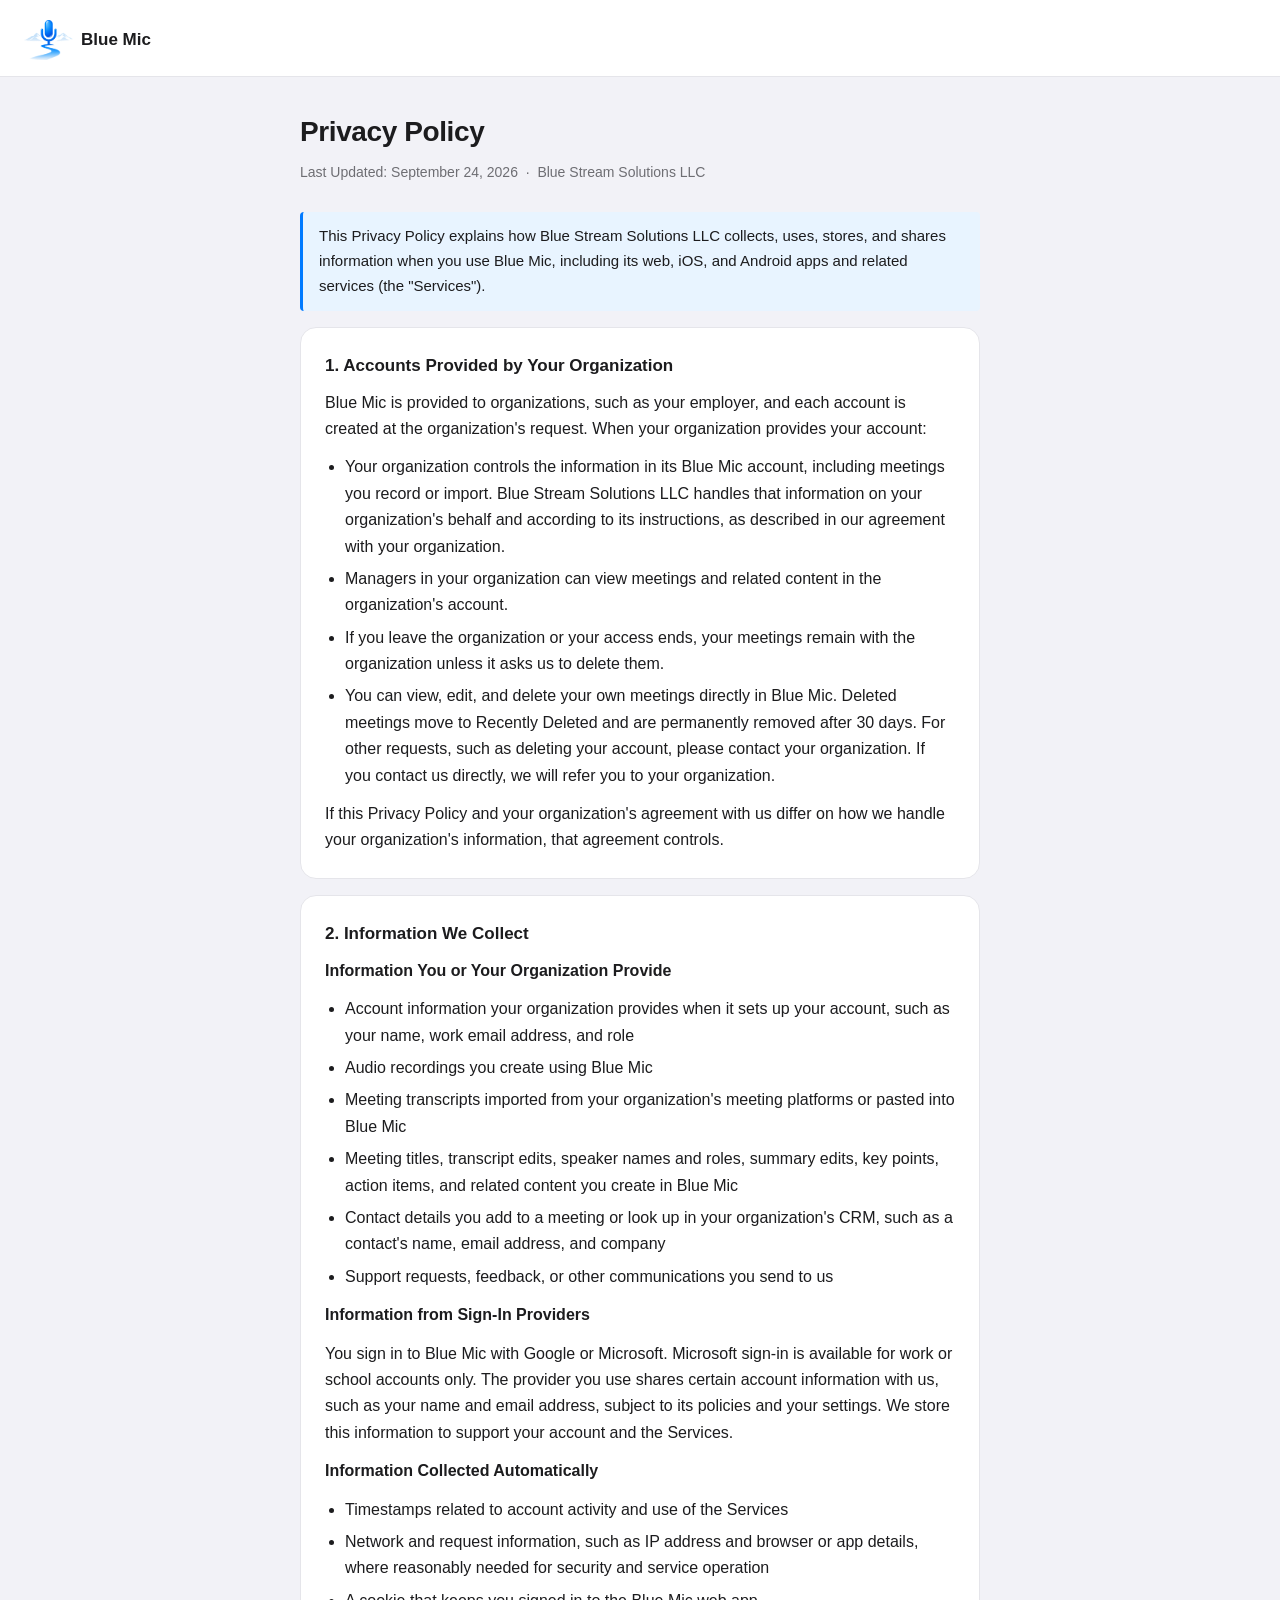
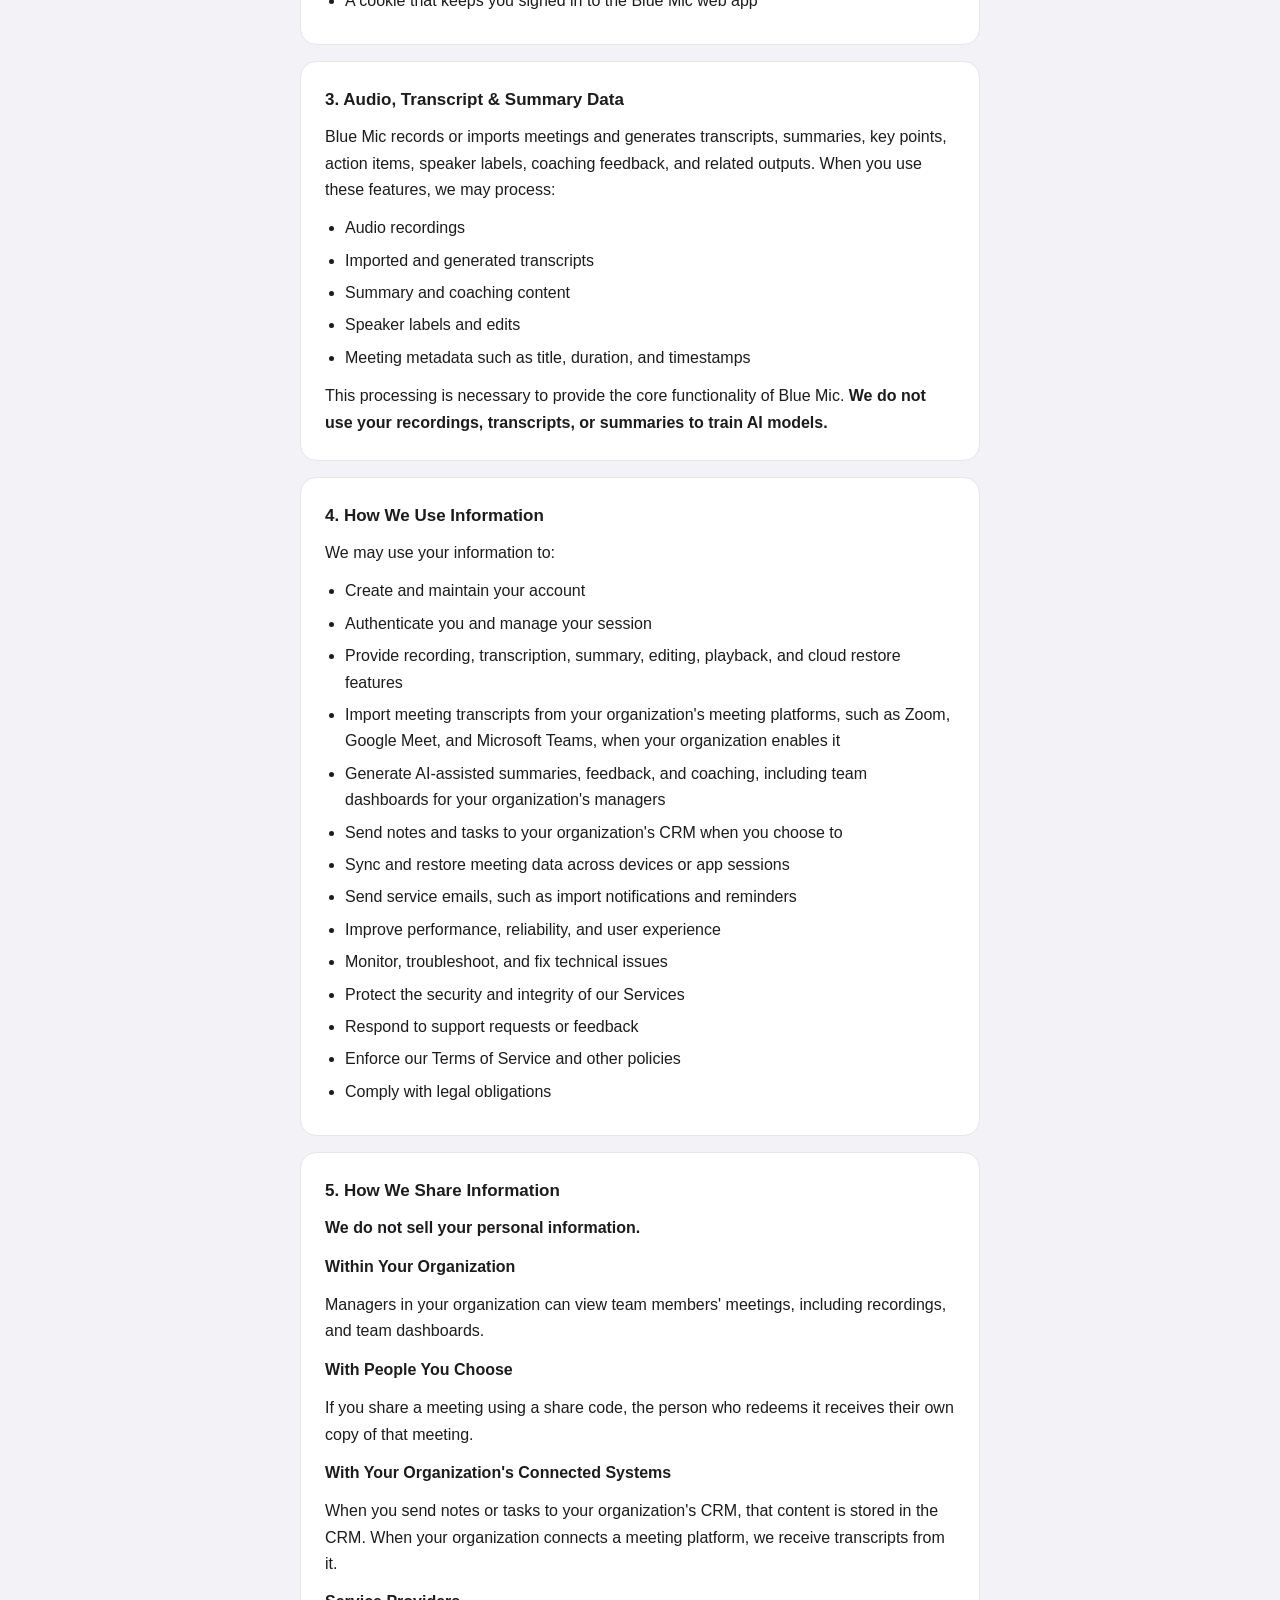
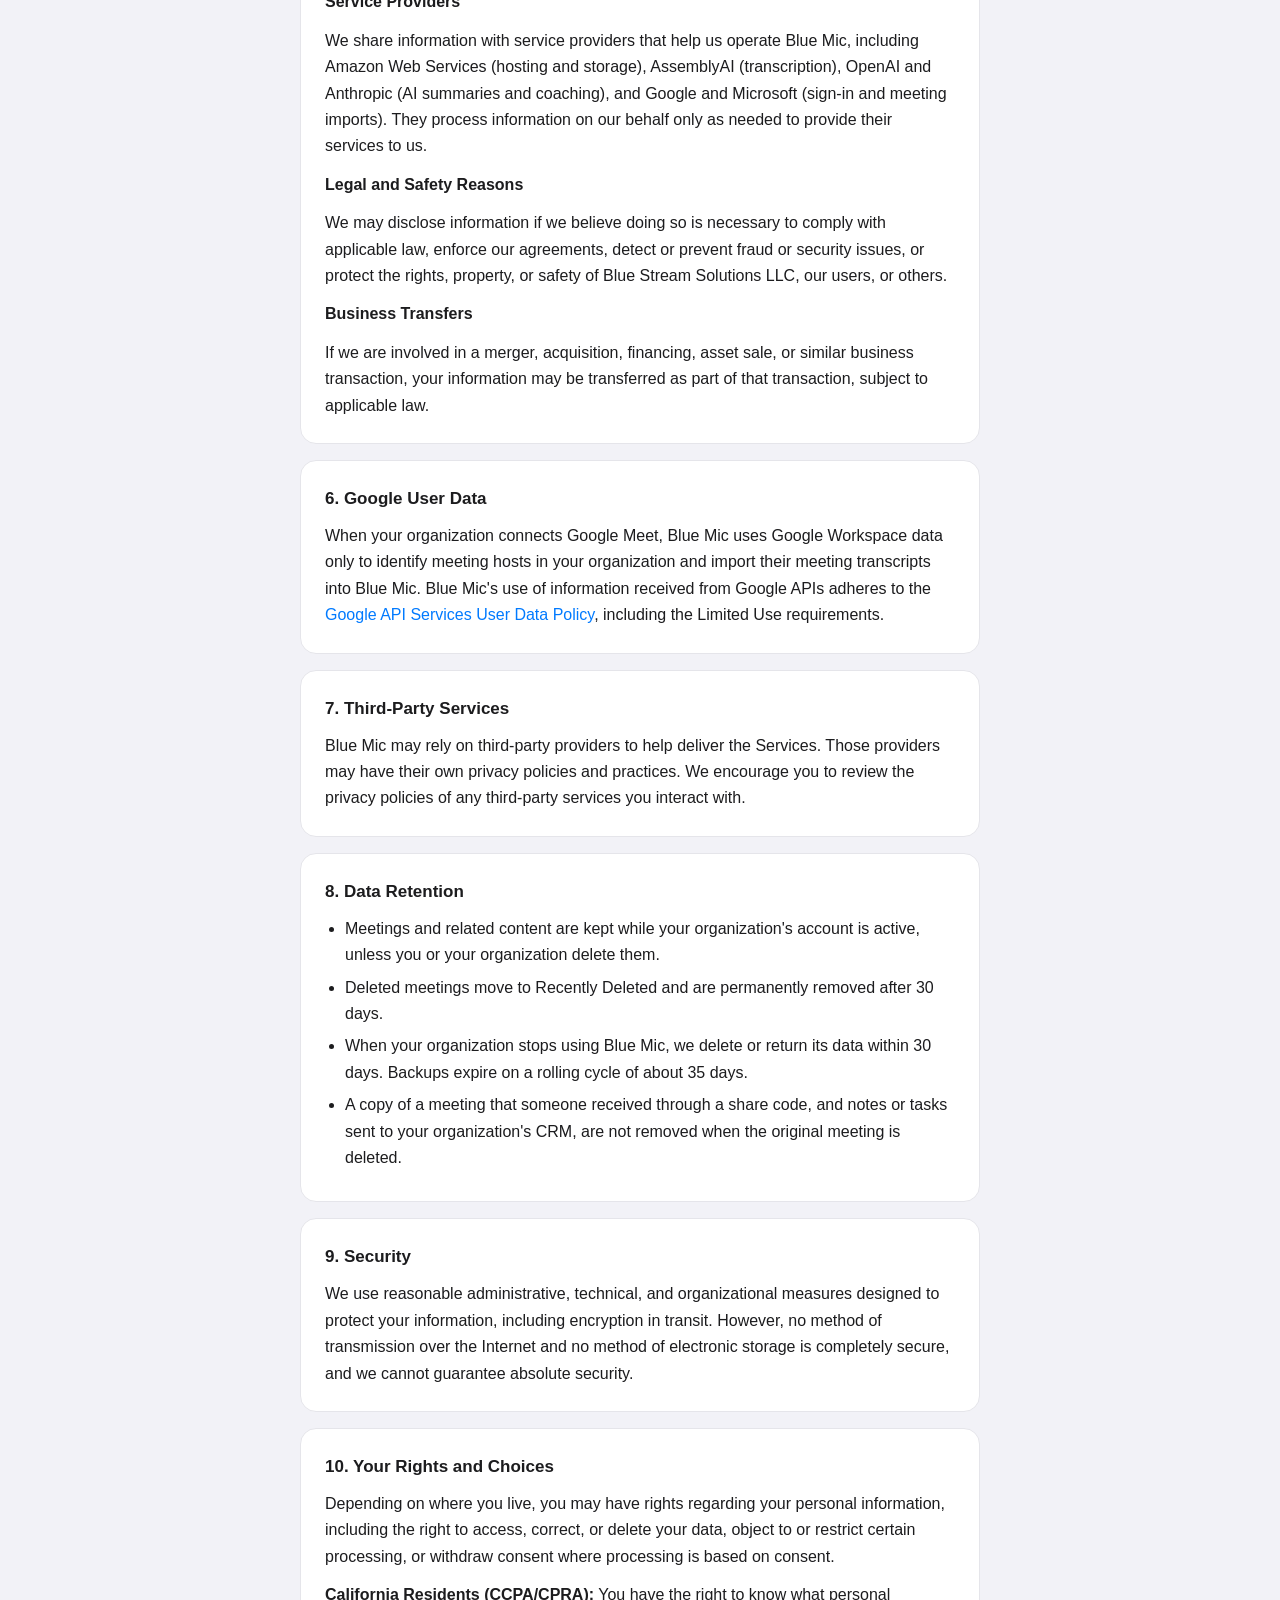
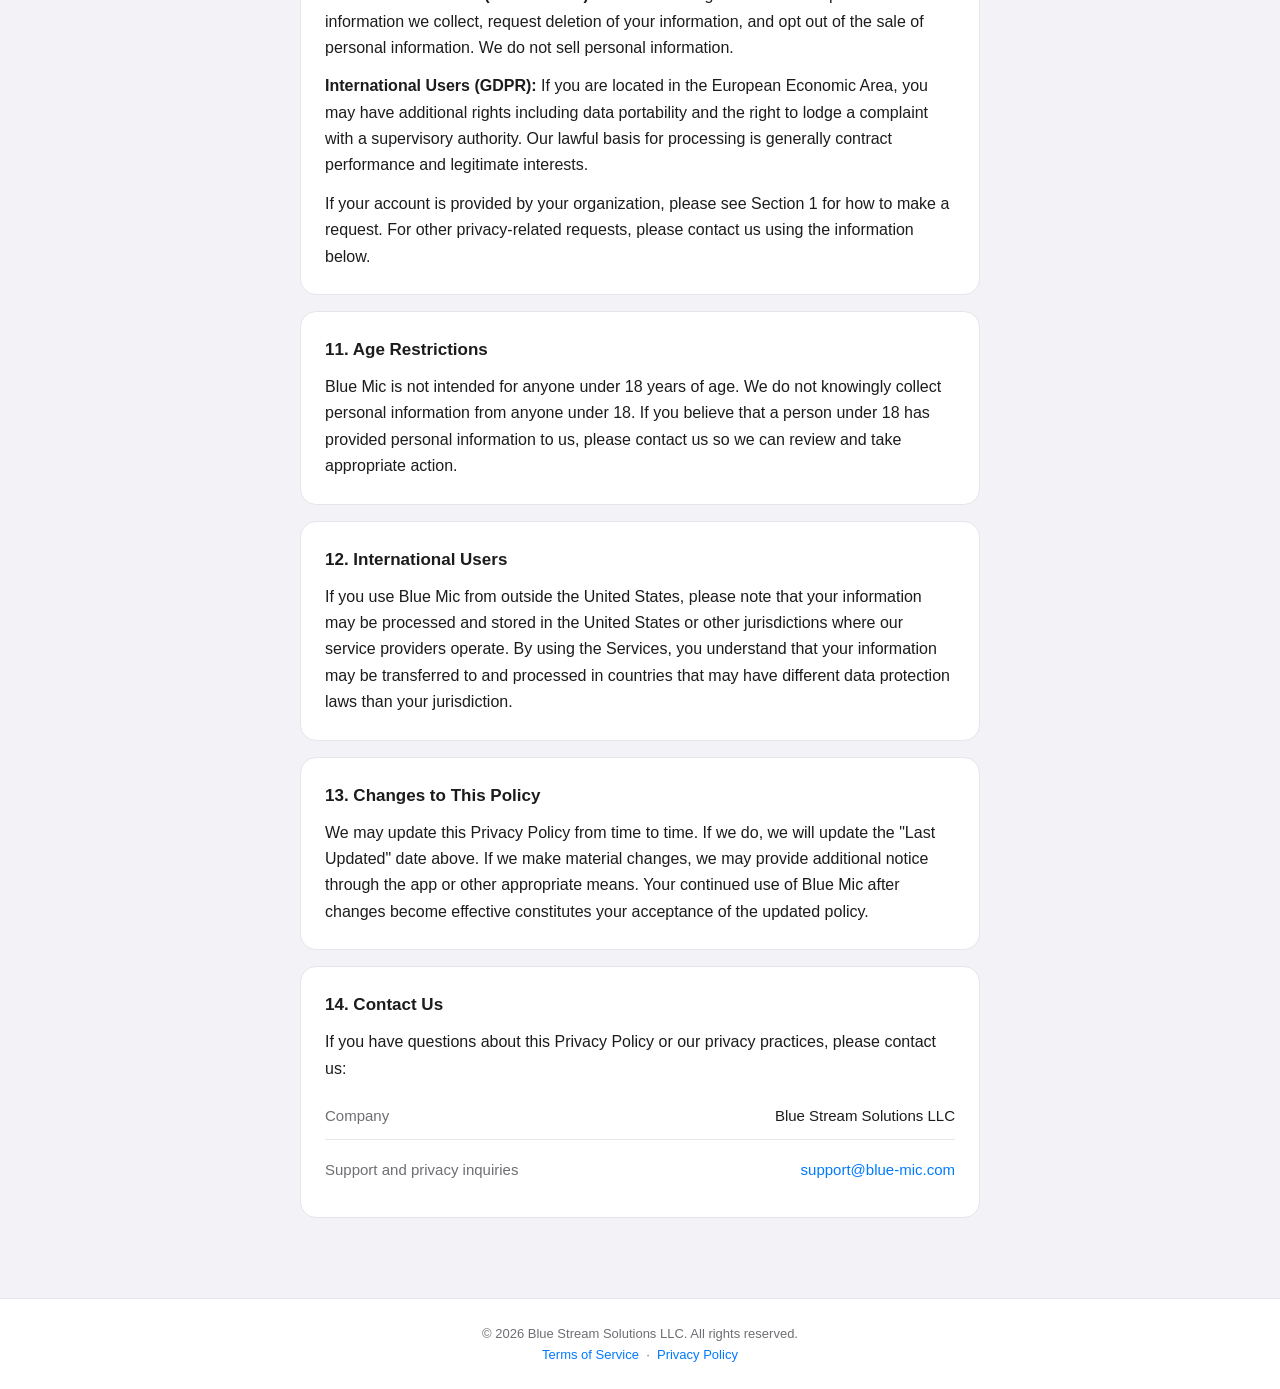
<file: privacy.html>
<!DOCTYPE html>
<html lang="en">
<head>
  <meta charset="UTF-8" />
  <meta name="viewport" content="width=device-width, initial-scale=1.0" />
  <link rel="icon" type="image/png" href="favicon.png" />
  <title>Privacy Policy – Blue Mic</title>
  <style>
    :root {
      --blue: #007AFF;
      --text: #1c1c1e;
      --secondary: #6e6e73;
      --bg: #f2f2f7;
      --card: #ffffff;
      --border: #e5e5ea;
    }
    * { box-sizing: border-box; margin: 0; padding: 0; }
    body {
      font-family: -apple-system, BlinkMacSystemFont, "Segoe UI", Helvetica, Arial, sans-serif;
      background: var(--bg);
      color: var(--text);
      font-size: 16px;
      line-height: 1.65;
      -webkit-font-smoothing: antialiased;
    }
    header {
      background: var(--card);
      border-bottom: 1px solid var(--border);
      padding: 20px 24px 16px;
      position: sticky;
      top: 0;
      z-index: 10;
    }
    header .logo {
      display: flex;
      align-items: center;
      gap: 8px;
      text-decoration: none;
    }
    header .logo-icon {
      width: 32px;
      height: 32px;
      background: var(--blue);
      border-radius: 8px;
      display: flex;
      align-items: center;
      justify-content: center;
    }
    header .logo-icon svg { width: 18px; height: 18px; fill: white; }
    header .logo-img { width: 49px; height: 40px; object-fit: contain; display: block; flex-shrink: 0; }
    header .logo-name {
      font-size: 17px;
      font-weight: 600;
      color: var(--text);
    }
    .container {
      max-width: 720px;
      margin: 0 auto;
      padding: 32px 20px 64px;
    }
    h1 {
      font-size: 28px;
      font-weight: 700;
      letter-spacing: -0.4px;
      margin-bottom: 6px;
    }
    .meta {
      font-size: 14px;
      color: var(--secondary);
      margin-bottom: 28px;
    }
    .card {
      background: var(--card);
      border-radius: 16px;
      padding: 24px;
      margin-bottom: 16px;
      border: 1px solid var(--border);
    }
    h2 {
      font-size: 17px;
      font-weight: 600;
      margin-bottom: 10px;
      color: var(--text);
    }
    p { margin-bottom: 12px; color: var(--text); }
    p:last-child { margin-bottom: 0; }
    ul {
      padding-left: 20px;
      margin-bottom: 12px;
    }
    ul:last-child { margin-bottom: 0; }
    li { margin-bottom: 6px; }
    a { color: var(--blue); text-decoration: none; }
    a:hover { text-decoration: underline; }
    .highlight {
      background: #e8f4ff;
      border-left: 3px solid var(--blue);
      border-radius: 4px;
      padding: 12px 16px;
      font-size: 15px;
      color: var(--text);
      margin-bottom: 16px;
    }
    .contact-grid {
      display: flex;
      flex-direction: column;
      gap: 8px;
    }
    .contact-item {
      display: flex;
      justify-content: space-between;
      align-items: center;
      padding: 10px 0;
      border-bottom: 1px solid var(--border);
      font-size: 15px;
    }
    .contact-item:last-child { border-bottom: none; }
    .contact-label { color: var(--secondary); }
    footer {
      text-align: center;
      font-size: 13px;
      color: var(--secondary);
      padding: 24px 20px;
      border-top: 1px solid var(--border);
      background: var(--card);
    }
  </style>
</head>
<body>

<header>
  <a class="logo" href="https://blue-mic.com">
    <img class="logo-img" src="/bluemic-sm.png" alt="" width="49" height="40">
    <span class="logo-name">Blue Mic</span>
  </a>
</header>

<div class="container">
  <h1>Privacy Policy</h1>
  <p class="meta">Last Updated: September 24, 2026 &nbsp;·&nbsp; Blue Stream Solutions LLC</p>

  <div class="highlight">
    This Privacy Policy explains how Blue Stream Solutions LLC collects, uses, stores, and shares information when you use Blue Mic, including its web, iOS, and Android apps and related services (the "Services").
  </div>

  <div class="card">
    <h2>1. Accounts Provided by Your Organization</h2>
    <p>Blue Mic is provided to organizations, such as your employer, and each account is created at the organization's request. When your organization provides your account:</p>
    <ul>
      <li>Your organization controls the information in its Blue Mic account, including meetings you record or import. Blue Stream Solutions LLC handles that information on your organization's behalf and according to its instructions, as described in our agreement with your organization.</li>
      <li>Managers in your organization can view meetings and related content in the organization's account.</li>
      <li>If you leave the organization or your access ends, your meetings remain with the organization unless it asks us to delete them.</li>
      <li>You can view, edit, and delete your own meetings directly in Blue Mic. Deleted meetings move to Recently Deleted and are permanently removed after 30 days. For other requests, such as deleting your account, please contact your organization. If you contact us directly, we will refer you to your organization.</li>
    </ul>
    <p>If this Privacy Policy and your organization's agreement with us differ on how we handle your organization's information, that agreement controls.</p>
  </div>

  <div class="card">
    <h2>2. Information We Collect</h2>
    <p><strong>Information You or Your Organization Provide</strong></p>
    <ul>
      <li>Account information your organization provides when it sets up your account, such as your name, work email address, and role</li>
      <li>Audio recordings you create using Blue Mic</li>
      <li>Meeting transcripts imported from your organization's meeting platforms or pasted into Blue Mic</li>
      <li>Meeting titles, transcript edits, speaker names and roles, summary edits, key points, action items, and related content you create in Blue Mic</li>
      <li>Contact details you add to a meeting or look up in your organization's CRM, such as a contact's name, email address, and company</li>
      <li>Support requests, feedback, or other communications you send to us</li>
    </ul>
    <p><strong>Information from Sign-In Providers</strong></p>
    <p>You sign in to Blue Mic with Google or Microsoft. Microsoft sign-in is available for work or school accounts only. The provider you use shares certain account information with us, such as your name and email address, subject to its policies and your settings. We store this information to support your account and the Services.</p>
    <p><strong>Information Collected Automatically</strong></p>
    <ul>
      <li>Timestamps related to account activity and use of the Services</li>
      <li>Network and request information, such as IP address and browser or app details, where reasonably needed for security and service operation</li>
      <li>A cookie that keeps you signed in to the Blue Mic web app</li>
    </ul>
  </div>

  <div class="card">
    <h2>3. Audio, Transcript &amp; Summary Data</h2>
    <p>Blue Mic records or imports meetings and generates transcripts, summaries, key points, action items, speaker labels, coaching feedback, and related outputs. When you use these features, we may process:</p>
    <ul>
      <li>Audio recordings</li>
      <li>Imported and generated transcripts</li>
      <li>Summary and coaching content</li>
      <li>Speaker labels and edits</li>
      <li>Meeting metadata such as title, duration, and timestamps</li>
    </ul>
    <p>This processing is necessary to provide the core functionality of Blue Mic. <strong>We do not use your recordings, transcripts, or summaries to train AI models.</strong></p>
  </div>

  <div class="card">
    <h2>4. How We Use Information</h2>
    <p>We may use your information to:</p>
    <ul>
      <li>Create and maintain your account</li>
      <li>Authenticate you and manage your session</li>
      <li>Provide recording, transcription, summary, editing, playback, and cloud restore features</li>
      <li>Import meeting transcripts from your organization's meeting platforms, such as Zoom, Google Meet, and Microsoft Teams, when your organization enables it</li>
      <li>Generate AI-assisted summaries, feedback, and coaching, including team dashboards for your organization's managers</li>
      <li>Send notes and tasks to your organization's CRM when you choose to</li>
      <li>Sync and restore meeting data across devices or app sessions</li>
      <li>Send service emails, such as import notifications and reminders</li>
      <li>Improve performance, reliability, and user experience</li>
      <li>Monitor, troubleshoot, and fix technical issues</li>
      <li>Protect the security and integrity of our Services</li>
      <li>Respond to support requests or feedback</li>
      <li>Enforce our Terms of Service and other policies</li>
      <li>Comply with legal obligations</li>
    </ul>
  </div>

  <div class="card">
    <h2>5. How We Share Information</h2>
    <p><strong>We do not sell your personal information.</strong></p>
    <p><strong>Within Your Organization</strong></p>
    <p>Managers in your organization can view team members' meetings, including recordings, and team dashboards.</p>
    <p><strong>With People You Choose</strong></p>
    <p>If you share a meeting using a share code, the person who redeems it receives their own copy of that meeting.</p>
    <p><strong>With Your Organization's Connected Systems</strong></p>
    <p>When you send notes or tasks to your organization's CRM, that content is stored in the CRM. When your organization connects a meeting platform, we receive transcripts from it.</p>
    <p><strong>Service Providers</strong></p>
    <p>We share information with service providers that help us operate Blue Mic, including Amazon Web Services (hosting and storage), AssemblyAI (transcription), OpenAI and Anthropic (AI summaries and coaching), and Google and Microsoft (sign-in and meeting imports). They process information on our behalf only as needed to provide their services to us.</p>
    <p><strong>Legal and Safety Reasons</strong></p>
    <p>We may disclose information if we believe doing so is necessary to comply with applicable law, enforce our agreements, detect or prevent fraud or security issues, or protect the rights, property, or safety of Blue Stream Solutions LLC, our users, or others.</p>
    <p><strong>Business Transfers</strong></p>
    <p>If we are involved in a merger, acquisition, financing, asset sale, or similar business transaction, your information may be transferred as part of that transaction, subject to applicable law.</p>
  </div>

  <div class="card">
    <h2>6. Google User Data</h2>
    <p>When your organization connects Google Meet, Blue Mic uses Google Workspace data only to identify meeting hosts in your organization and import their meeting transcripts into Blue Mic. Blue Mic's use of information received from Google APIs adheres to the <a href="https://developers.google.com/terms/api-services-user-data-policy">Google API Services User Data Policy</a>, including the Limited Use requirements.</p>
  </div>

  <div class="card">
    <h2>7. Third-Party Services</h2>
    <p>Blue Mic may rely on third-party providers to help deliver the Services. Those providers may have their own privacy policies and practices. We encourage you to review the privacy policies of any third-party services you interact with.</p>
  </div>

  <div class="card">
    <h2>8. Data Retention</h2>
    <ul>
      <li>Meetings and related content are kept while your organization's account is active, unless you or your organization delete them.</li>
      <li>Deleted meetings move to Recently Deleted and are permanently removed after 30 days.</li>
      <li>When your organization stops using Blue Mic, we delete or return its data within 30 days. Backups expire on a rolling cycle of about 35 days.</li>
      <li>A copy of a meeting that someone received through a share code, and notes or tasks sent to your organization's CRM, are not removed when the original meeting is deleted.</li>
    </ul>
  </div>

  <div class="card">
    <h2>9. Security</h2>
    <p>We use reasonable administrative, technical, and organizational measures designed to protect your information, including encryption in transit. However, no method of transmission over the Internet and no method of electronic storage is completely secure, and we cannot guarantee absolute security.</p>
  </div>

  <div class="card">
    <h2>10. Your Rights and Choices</h2>
    <p>Depending on where you live, you may have rights regarding your personal information, including the right to access, correct, or delete your data, object to or restrict certain processing, or withdraw consent where processing is based on consent.</p>
    <p><strong>California Residents (CCPA/CPRA):</strong> You have the right to know what personal information we collect, request deletion of your information, and opt out of the sale of personal information. We do not sell personal information.</p>
    <p><strong>International Users (GDPR):</strong> If you are located in the European Economic Area, you may have additional rights including data portability and the right to lodge a complaint with a supervisory authority. Our lawful basis for processing is generally contract performance and legitimate interests.</p>
    <p>If your account is provided by your organization, please see Section 1 for how to make a request. For other privacy-related requests, please contact us using the information below.</p>
  </div>

  <div class="card">
    <h2>11. Age Restrictions</h2>
    <p>Blue Mic is not intended for anyone under 18 years of age. We do not knowingly collect personal information from anyone under 18. If you believe that a person under 18 has provided personal information to us, please contact us so we can review and take appropriate action.</p>
  </div>

  <div class="card">
    <h2>12. International Users</h2>
    <p>If you use Blue Mic from outside the United States, please note that your information may be processed and stored in the United States or other jurisdictions where our service providers operate. By using the Services, you understand that your information may be transferred to and processed in countries that may have different data protection laws than your jurisdiction.</p>
  </div>

  <div class="card">
    <h2>13. Changes to This Policy</h2>
    <p>We may update this Privacy Policy from time to time. If we do, we will update the "Last Updated" date above. If we make material changes, we may provide additional notice through the app or other appropriate means. Your continued use of Blue Mic after changes become effective constitutes your acceptance of the updated policy.</p>
  </div>

  <div class="card">
    <h2>14. Contact Us</h2>
    <p>If you have questions about this Privacy Policy or our privacy practices, please contact us:</p>
    <div class="contact-grid">
      <div class="contact-item">
        <span class="contact-label">Company</span>
        <span>Blue Stream Solutions LLC</span>
      </div>
      <div class="contact-item">
        <span class="contact-label">Support and privacy inquiries</span>
        <a href="mailto:support@blue-mic.com">support@blue-mic.com</a>
      </div>
    </div>
  </div>
</div>

<footer>
  &copy; 2026 Blue Stream Solutions LLC. All rights reserved.<br>
  <a href="https://blue-mic.com/terms">Terms of Service</a> &nbsp;·&nbsp; <a href="https://blue-mic.com/privacy">Privacy Policy</a>
</footer>

</body>
</html>
</file>
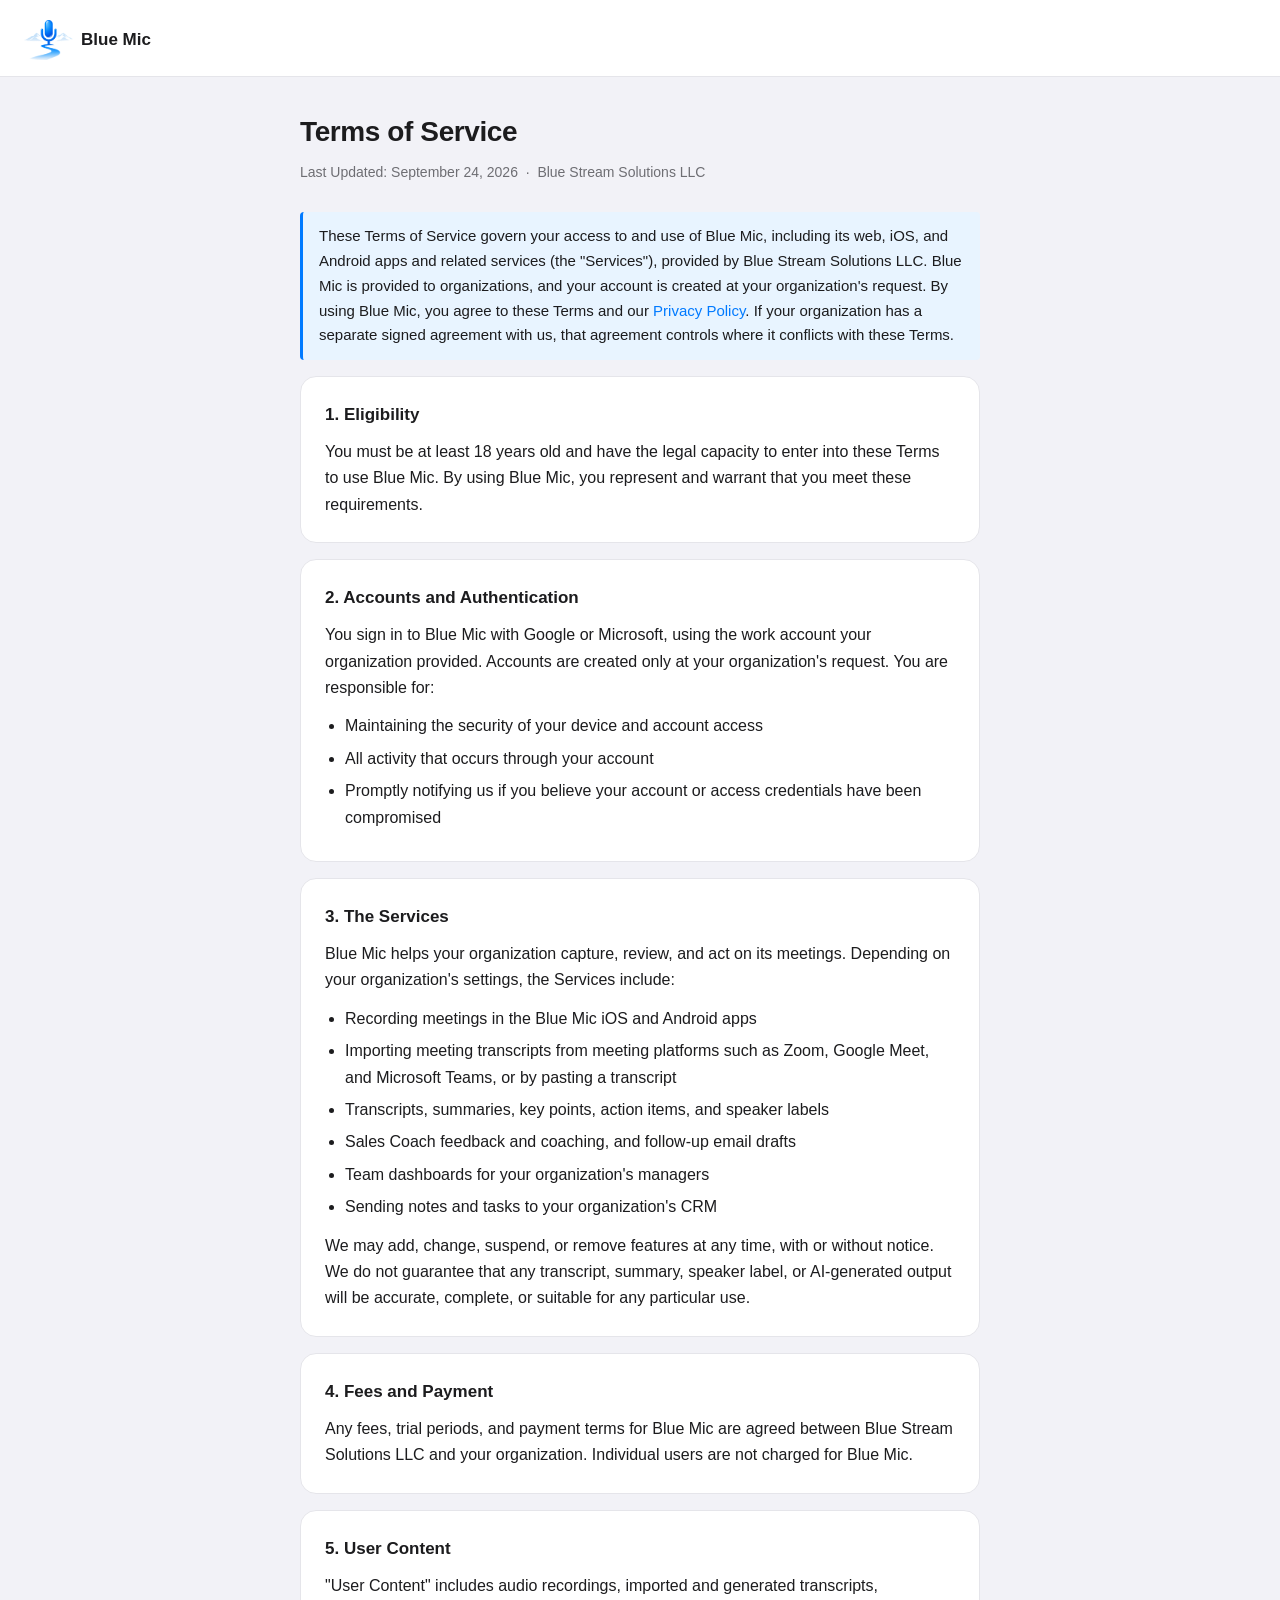
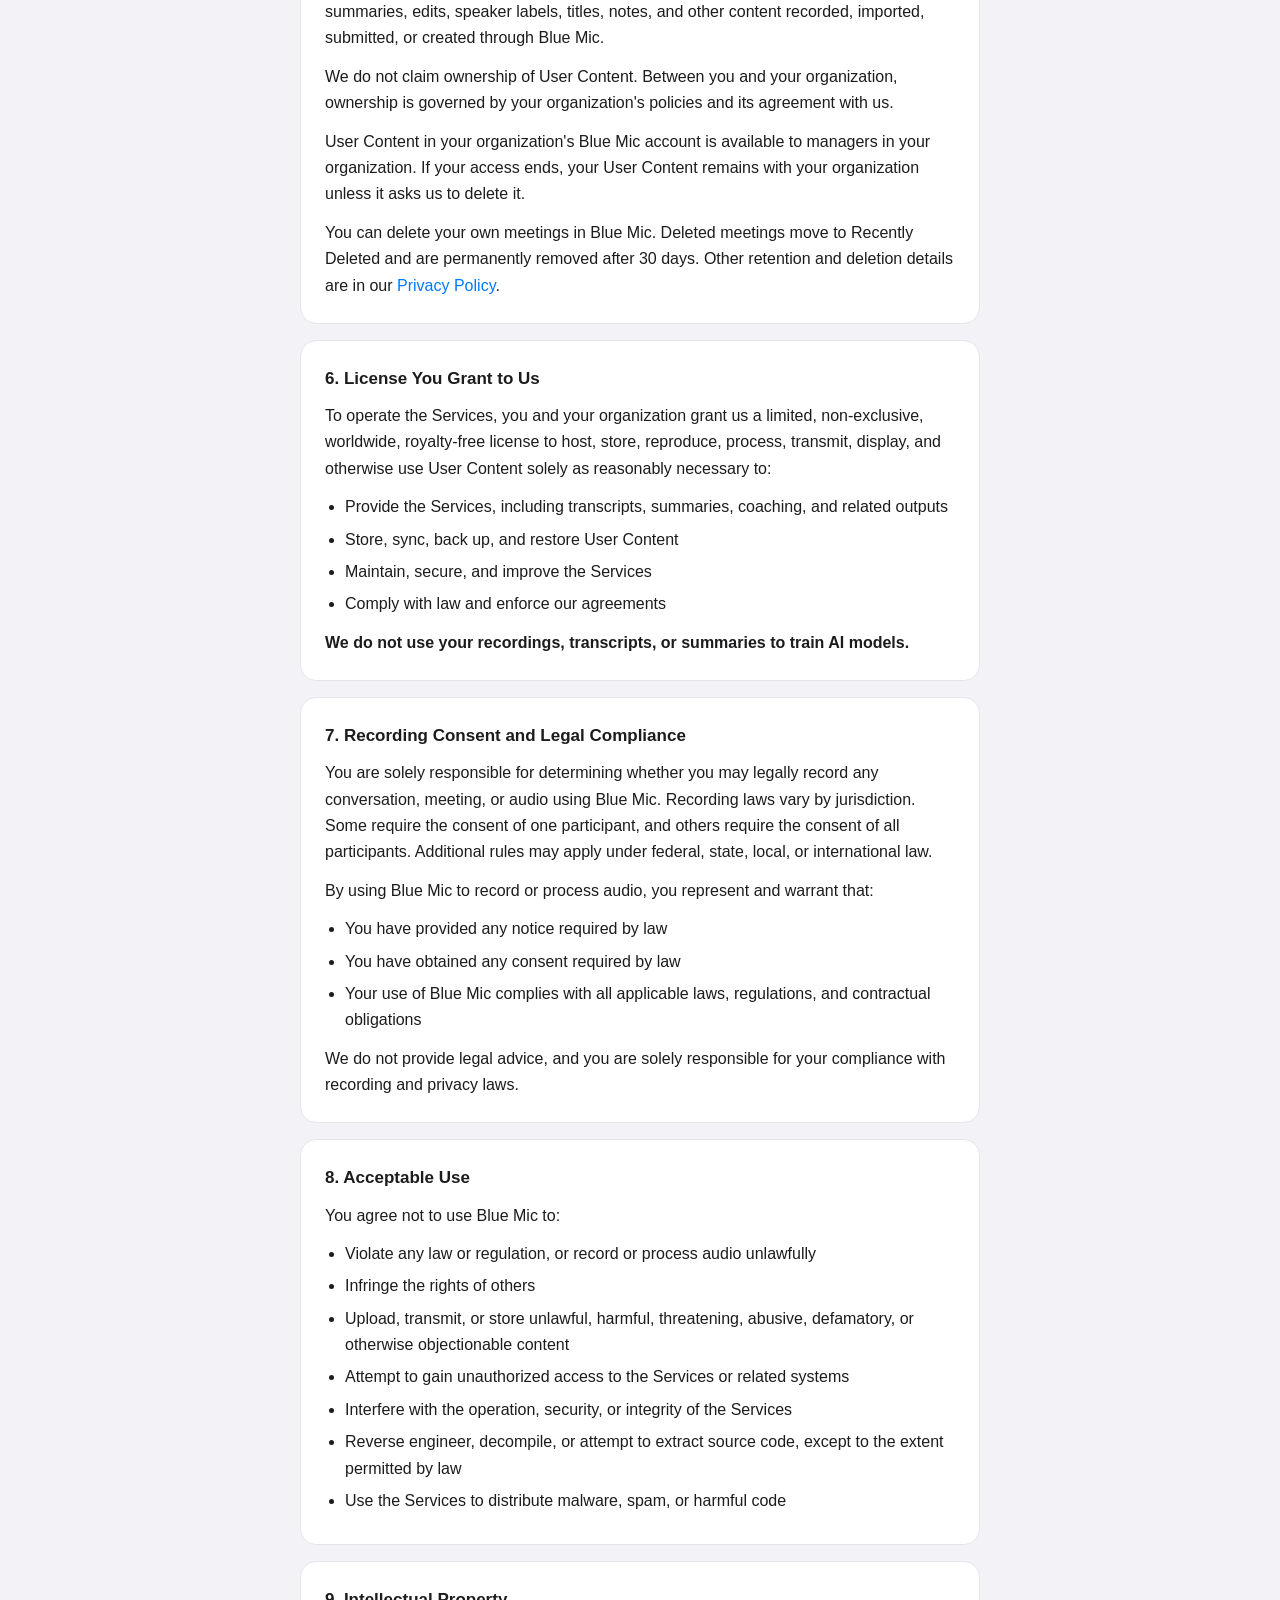
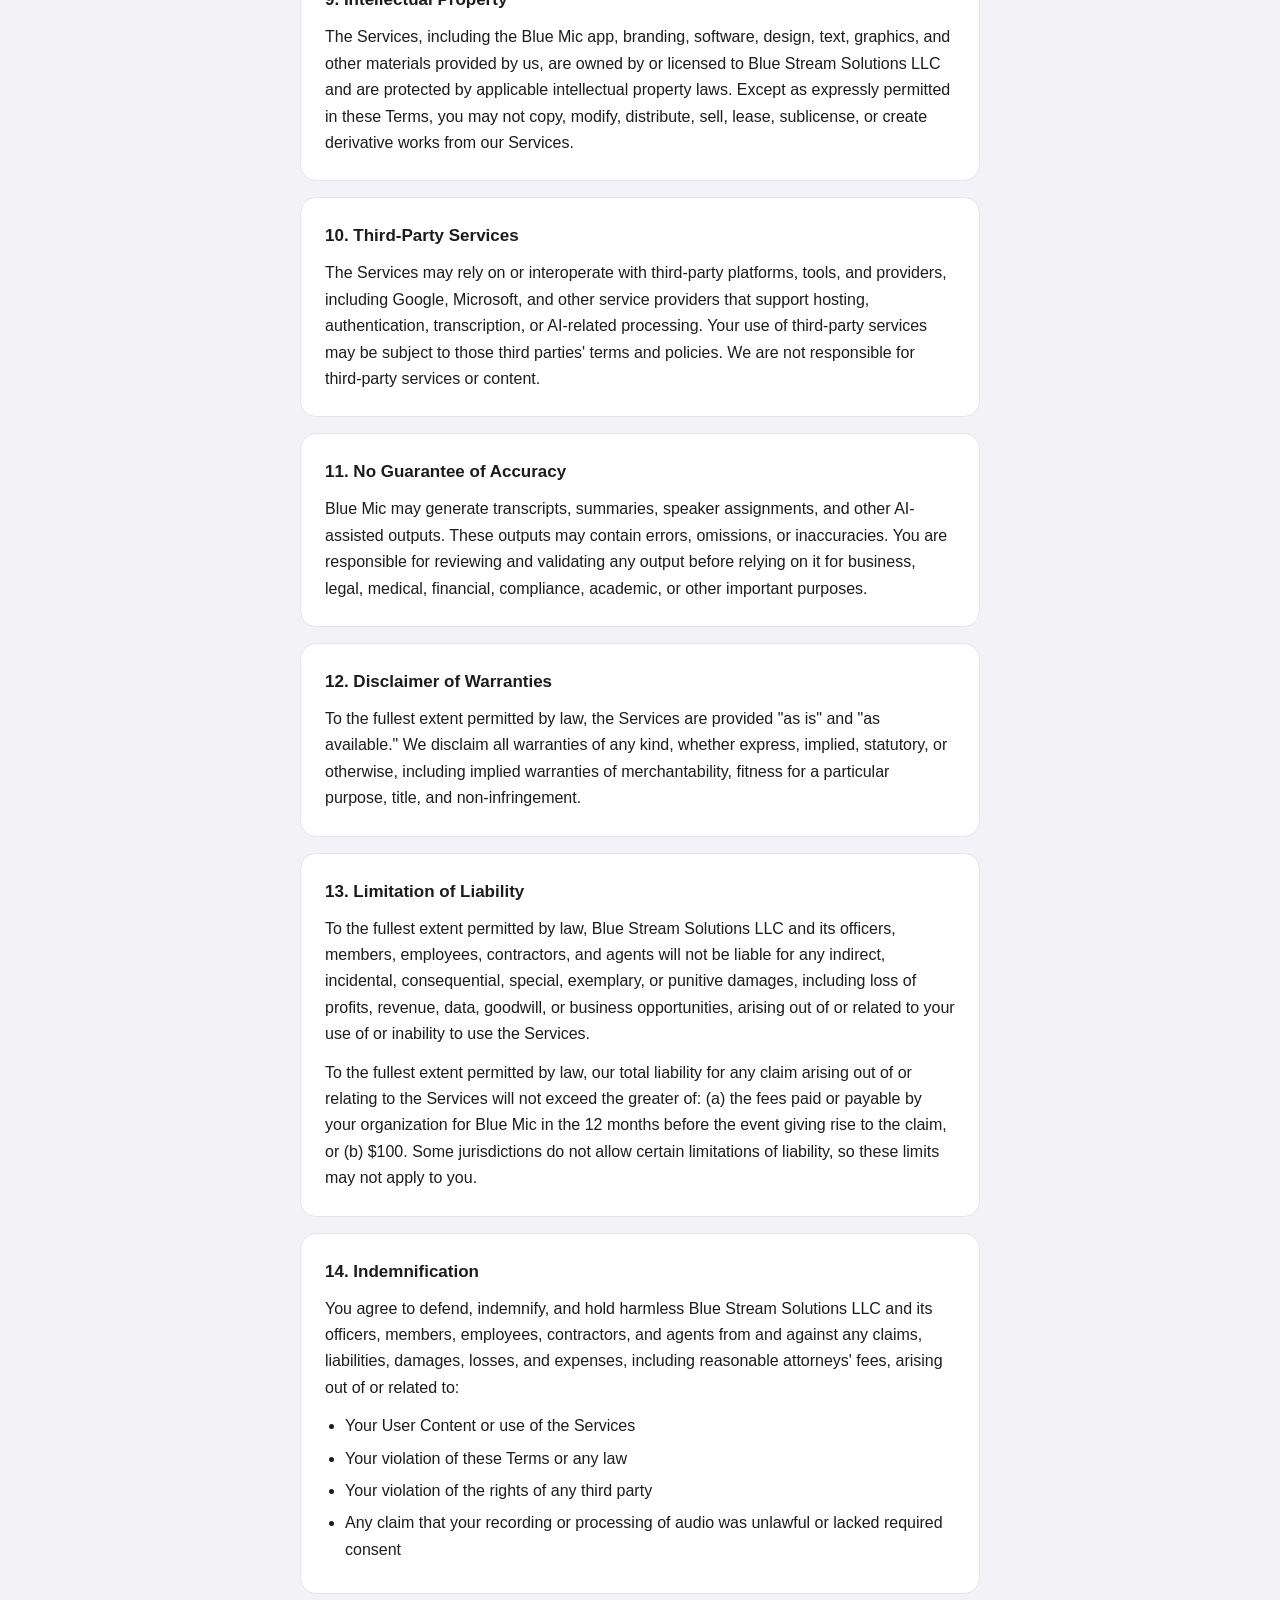
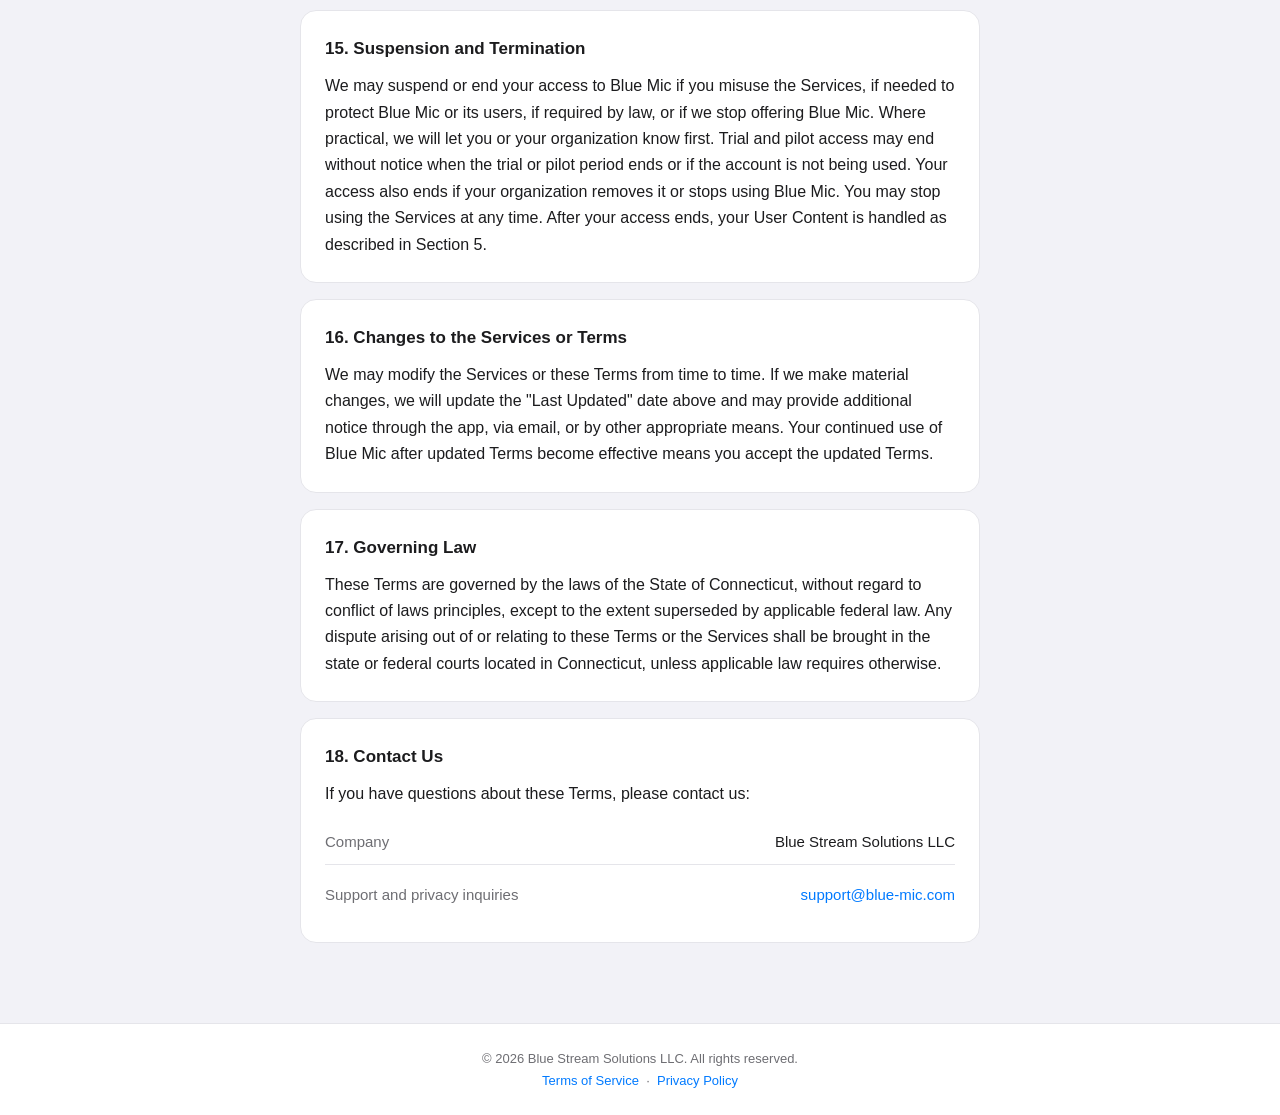
<file: terms.html>
<!DOCTYPE html>
<html lang="en">
<head>
  <meta charset="UTF-8" />
  <meta name="viewport" content="width=device-width, initial-scale=1.0" />
  <link rel="icon" type="image/png" href="favicon.png" />
  <title>Terms of Service – Blue Mic</title>
  <style>
    :root {
      --blue: #007AFF;
      --text: #1c1c1e;
      --secondary: #6e6e73;
      --bg: #f2f2f7;
      --card: #ffffff;
      --border: #e5e5ea;
    }
    * { box-sizing: border-box; margin: 0; padding: 0; }
    body {
      font-family: -apple-system, BlinkMacSystemFont, "Segoe UI", Helvetica, Arial, sans-serif;
      background: var(--bg);
      color: var(--text);
      font-size: 16px;
      line-height: 1.65;
      -webkit-font-smoothing: antialiased;
    }
    header {
      background: var(--card);
      border-bottom: 1px solid var(--border);
      padding: 20px 24px 16px;
      position: sticky;
      top: 0;
      z-index: 10;
    }
    header .logo {
      display: flex;
      align-items: center;
      gap: 8px;
      text-decoration: none;
    }
    header .logo-icon {
      width: 32px;
      height: 32px;
      background: var(--blue);
      border-radius: 8px;
      display: flex;
      align-items: center;
      justify-content: center;
    }
    header .logo-icon svg { width: 18px; height: 18px; fill: white; }
    header .logo-img { width: 49px; height: 40px; object-fit: contain; display: block; flex-shrink: 0; }
    header .logo-name {
      font-size: 17px;
      font-weight: 600;
      color: var(--text);
    }
    .container {
      max-width: 720px;
      margin: 0 auto;
      padding: 32px 20px 64px;
    }
    h1 {
      font-size: 28px;
      font-weight: 700;
      letter-spacing: -0.4px;
      margin-bottom: 6px;
    }
    .meta {
      font-size: 14px;
      color: var(--secondary);
      margin-bottom: 28px;
    }
    .card {
      background: var(--card);
      border-radius: 16px;
      padding: 24px;
      margin-bottom: 16px;
      border: 1px solid var(--border);
    }
    h2 {
      font-size: 17px;
      font-weight: 600;
      margin-bottom: 10px;
      color: var(--text);
    }
    p { margin-bottom: 12px; color: var(--text); }
    p:last-child { margin-bottom: 0; }
    ul {
      padding-left: 20px;
      margin-bottom: 12px;
    }
    ul:last-child { margin-bottom: 0; }
    li { margin-bottom: 6px; }
    a { color: var(--blue); text-decoration: none; }
    a:hover { text-decoration: underline; }
    .highlight {
      background: #e8f4ff;
      border-left: 3px solid var(--blue);
      border-radius: 4px;
      padding: 12px 16px;
      font-size: 15px;
      color: var(--text);
      margin-bottom: 16px;
    }
    .contact-grid {
      display: flex;
      flex-direction: column;
      gap: 8px;
    }
    .contact-item {
      display: flex;
      justify-content: space-between;
      align-items: center;
      padding: 10px 0;
      border-bottom: 1px solid var(--border);
      font-size: 15px;
    }
    .contact-item:last-child { border-bottom: none; }
    .contact-label { color: var(--secondary); }
    footer {
      text-align: center;
      font-size: 13px;
      color: var(--secondary);
      padding: 24px 20px;
      border-top: 1px solid var(--border);
      background: var(--card);
    }
  </style>
</head>
<body>

<header>
  <a class="logo" href="https://blue-mic.com">
    <img class="logo-img" src="/bluemic-sm.png" alt="" width="49" height="40">
    <span class="logo-name">Blue Mic</span>
  </a>
</header>

<div class="container">
  <h1>Terms of Service</h1>
  <p class="meta">Last Updated: September 24, 2026 &nbsp;·&nbsp; Blue Stream Solutions LLC</p>

  <div class="highlight">
    These Terms of Service govern your access to and use of Blue Mic, including its web, iOS, and Android apps and related services (the "Services"), provided by Blue Stream Solutions LLC. Blue Mic is provided to organizations, and your account is created at your organization's request. By using Blue Mic, you agree to these Terms and our <a href="https://blue-mic.com/privacy">Privacy Policy</a>. If your organization has a separate signed agreement with us, that agreement controls where it conflicts with these Terms.
  </div>

  <div class="card">
    <h2>1. Eligibility</h2>
    <p>You must be at least 18 years old and have the legal capacity to enter into these Terms to use Blue Mic. By using Blue Mic, you represent and warrant that you meet these requirements.</p>
  </div>

  <div class="card">
    <h2>2. Accounts and Authentication</h2>
    <p>You sign in to Blue Mic with Google or Microsoft, using the work account your organization provided. Accounts are created only at your organization's request. You are responsible for:</p>
    <ul>
      <li>Maintaining the security of your device and account access</li>
      <li>All activity that occurs through your account</li>
      <li>Promptly notifying us if you believe your account or access credentials have been compromised</li>
    </ul>
  </div>

  <div class="card">
    <h2>3. The Services</h2>
    <p>Blue Mic helps your organization capture, review, and act on its meetings. Depending on your organization's settings, the Services include:</p>
    <ul>
      <li>Recording meetings in the Blue Mic iOS and Android apps</li>
      <li>Importing meeting transcripts from meeting platforms such as Zoom, Google Meet, and Microsoft Teams, or by pasting a transcript</li>
      <li>Transcripts, summaries, key points, action items, and speaker labels</li>
      <li>Sales Coach feedback and coaching, and follow-up email drafts</li>
      <li>Team dashboards for your organization's managers</li>
      <li>Sending notes and tasks to your organization's CRM</li>
    </ul>
    <p>We may add, change, suspend, or remove features at any time, with or without notice. We do not guarantee that any transcript, summary, speaker label, or AI-generated output will be accurate, complete, or suitable for any particular use.</p>
  </div>

  <div class="card">
    <h2>4. Fees and Payment</h2>
    <p>Any fees, trial periods, and payment terms for Blue Mic are agreed between Blue Stream Solutions LLC and your organization. Individual users are not charged for Blue Mic.</p>
  </div>

  <div class="card">
    <h2>5. User Content</h2>
    <p>"User Content" includes audio recordings, imported and generated transcripts, summaries, edits, speaker labels, titles, notes, and other content recorded, imported, submitted, or created through Blue Mic.</p>
    <p>We do not claim ownership of User Content. Between you and your organization, ownership is governed by your organization's policies and its agreement with us.</p>
    <p>User Content in your organization's Blue Mic account is available to managers in your organization. If your access ends, your User Content remains with your organization unless it asks us to delete it.</p>
    <p>You can delete your own meetings in Blue Mic. Deleted meetings move to Recently Deleted and are permanently removed after 30 days. Other retention and deletion details are in our <a href="https://blue-mic.com/privacy">Privacy Policy</a>.</p>
  </div>

  <div class="card">
    <h2>6. License You Grant to Us</h2>
    <p>To operate the Services, you and your organization grant us a limited, non-exclusive, worldwide, royalty-free license to host, store, reproduce, process, transmit, display, and otherwise use User Content solely as reasonably necessary to:</p>
    <ul>
      <li>Provide the Services, including transcripts, summaries, coaching, and related outputs</li>
      <li>Store, sync, back up, and restore User Content</li>
      <li>Maintain, secure, and improve the Services</li>
      <li>Comply with law and enforce our agreements</li>
    </ul>
    <p><strong>We do not use your recordings, transcripts, or summaries to train AI models.</strong></p>
  </div>

  <div class="card">
    <h2>7. Recording Consent and Legal Compliance</h2>
    <p>You are solely responsible for determining whether you may legally record any conversation, meeting, or audio using Blue Mic. Recording laws vary by jurisdiction. Some require the consent of one participant, and others require the consent of all participants. Additional rules may apply under federal, state, local, or international law.</p>
    <p>By using Blue Mic to record or process audio, you represent and warrant that:</p>
    <ul>
      <li>You have provided any notice required by law</li>
      <li>You have obtained any consent required by law</li>
      <li>Your use of Blue Mic complies with all applicable laws, regulations, and contractual obligations</li>
    </ul>
    <p>We do not provide legal advice, and you are solely responsible for your compliance with recording and privacy laws.</p>
  </div>

  <div class="card">
    <h2>8. Acceptable Use</h2>
    <p>You agree not to use Blue Mic to:</p>
    <ul>
      <li>Violate any law or regulation, or record or process audio unlawfully</li>
      <li>Infringe the rights of others</li>
      <li>Upload, transmit, or store unlawful, harmful, threatening, abusive, defamatory, or otherwise objectionable content</li>
      <li>Attempt to gain unauthorized access to the Services or related systems</li>
      <li>Interfere with the operation, security, or integrity of the Services</li>
      <li>Reverse engineer, decompile, or attempt to extract source code, except to the extent permitted by law</li>
      <li>Use the Services to distribute malware, spam, or harmful code</li>
    </ul>
  </div>

  <div class="card">
    <h2>9. Intellectual Property</h2>
    <p>The Services, including the Blue Mic app, branding, software, design, text, graphics, and other materials provided by us, are owned by or licensed to Blue Stream Solutions LLC and are protected by applicable intellectual property laws. Except as expressly permitted in these Terms, you may not copy, modify, distribute, sell, lease, sublicense, or create derivative works from our Services.</p>
  </div>

  <div class="card">
    <h2>10. Third-Party Services</h2>
    <p>The Services may rely on or interoperate with third-party platforms, tools, and providers, including Google, Microsoft, and other service providers that support hosting, authentication, transcription, or AI-related processing. Your use of third-party services may be subject to those third parties' terms and policies. We are not responsible for third-party services or content.</p>
  </div>

  <div class="card">
    <h2>11. No Guarantee of Accuracy</h2>
    <p>Blue Mic may generate transcripts, summaries, speaker assignments, and other AI-assisted outputs. These outputs may contain errors, omissions, or inaccuracies. You are responsible for reviewing and validating any output before relying on it for business, legal, medical, financial, compliance, academic, or other important purposes.</p>
  </div>

  <div class="card">
    <h2>12. Disclaimer of Warranties</h2>
    <p>To the fullest extent permitted by law, the Services are provided "as is" and "as available." We disclaim all warranties of any kind, whether express, implied, statutory, or otherwise, including implied warranties of merchantability, fitness for a particular purpose, title, and non-infringement.</p>
  </div>

  <div class="card">
    <h2>13. Limitation of Liability</h2>
    <p>To the fullest extent permitted by law, Blue Stream Solutions LLC and its officers, members, employees, contractors, and agents will not be liable for any indirect, incidental, consequential, special, exemplary, or punitive damages, including loss of profits, revenue, data, goodwill, or business opportunities, arising out of or related to your use of or inability to use the Services.</p>
    <p>To the fullest extent permitted by law, our total liability for any claim arising out of or relating to the Services will not exceed the greater of: (a) the fees paid or payable by your organization for Blue Mic in the 12 months before the event giving rise to the claim, or (b) $100. Some jurisdictions do not allow certain limitations of liability, so these limits may not apply to you.</p>
  </div>

  <div class="card">
    <h2>14. Indemnification</h2>
    <p>You agree to defend, indemnify, and hold harmless Blue Stream Solutions LLC and its officers, members, employees, contractors, and agents from and against any claims, liabilities, damages, losses, and expenses, including reasonable attorneys' fees, arising out of or related to:</p>
    <ul>
      <li>Your User Content or use of the Services</li>
      <li>Your violation of these Terms or any law</li>
      <li>Your violation of the rights of any third party</li>
      <li>Any claim that your recording or processing of audio was unlawful or lacked required consent</li>
    </ul>
  </div>

  <div class="card">
    <h2>15. Suspension and Termination</h2>
    <p>We may suspend or end your access to Blue Mic if you misuse the Services, if needed to protect Blue Mic or its users, if required by law, or if we stop offering Blue Mic. Where practical, we will let you or your organization know first. Trial and pilot access may end without notice when the trial or pilot period ends or if the account is not being used. Your access also ends if your organization removes it or stops using Blue Mic. You may stop using the Services at any time. After your access ends, your User Content is handled as described in Section 5.</p>
  </div>

  <div class="card">
    <h2>16. Changes to the Services or Terms</h2>
    <p>We may modify the Services or these Terms from time to time. If we make material changes, we will update the "Last Updated" date above and may provide additional notice through the app, via email, or by other appropriate means. Your continued use of Blue Mic after updated Terms become effective means you accept the updated Terms.</p>
  </div>

  <div class="card">
    <h2>17. Governing Law</h2>
    <p>These Terms are governed by the laws of the State of Connecticut, without regard to conflict of laws principles, except to the extent superseded by applicable federal law. Any dispute arising out of or relating to these Terms or the Services shall be brought in the state or federal courts located in Connecticut, unless applicable law requires otherwise.</p>
  </div>

  <div class="card">
    <h2>18. Contact Us</h2>
    <p>If you have questions about these Terms, please contact us:</p>
    <div class="contact-grid">
      <div class="contact-item">
        <span class="contact-label">Company</span>
        <span>Blue Stream Solutions LLC</span>
      </div>
      <div class="contact-item">
        <span class="contact-label">Support and privacy inquiries</span>
        <a href="mailto:support@blue-mic.com">support@blue-mic.com</a>
      </div>
    </div>
  </div>
</div>

<footer>
  &copy; 2026 Blue Stream Solutions LLC. All rights reserved.<br>
  <a href="https://blue-mic.com/terms">Terms of Service</a> &nbsp;·&nbsp; <a href="https://blue-mic.com/privacy">Privacy Policy</a>
</footer>

</body>
</html>
</file>
<file: styles.css>
/* ============================================================
   Blue Mic - Editorial blue redesign
   Inspired by emberhiring.com structure, blue palette,
   serif headlines with italic emphasis.
   ============================================================ */

:root {
  /* Cool, near-white background (the blue equivalent of Ember's cream) */
  --bg:        #F1F5FB;
  --bg-soft:   #E8EFF9;
  --paper:     #FFFFFF;

  /* Ink */
  --ink:       #0B1220;
  --ink-2:     #1E2A44;
  --muted:     #5B6478;
  --line:      rgba(11, 18, 32, 0.10);
  --line-soft: rgba(11, 18, 32, 0.06);

  /* Blue accent palette */
  --blue:        #1E5FE6;   /* primary cobalt */
  --blue-bright: #3B82F6;
  --blue-deep:   #1E3A8A;
  --blue-ink:    #0F2A6B;
  --blue-tint:   #E6EEFE;

  /* Footer */
  --footer-bg:   #0B1220;
  --footer-ink:  #C7CCD8;
  --footer-mute: #6E7689;

  /* CTA gradient */
  --grad-cta: linear-gradient(135deg, #1E5FE6 0%, #2C6BE9 35%, #1E40AF 70%, #1E3A8A 100%);

  /* Radius / shadow */
  --radius-sm: 14px;
  --radius:    20px;
  --radius-lg: 28px;
  --shadow-sm: 0 1px 2px rgba(11,18,32,0.04), 0 6px 18px rgba(11,18,32,0.05);
  --shadow:    0 8px 28px rgba(30,95,230,0.10), 0 2px 8px rgba(11,18,32,0.05);
  --shadow-lg: 0 30px 80px rgba(30,95,230,0.22);

  /* Layout */
  --max-w: 1160px;
  --gutter: clamp(20px, 4vw, 48px);

  /* Type */
  --font-serif: "Instrument Serif", "Iowan Old Style", "Apple Garamond", Georgia, "Times New Roman", serif;
  --font-sans:  "Inter", -apple-system, BlinkMacSystemFont, "SF Pro Text", "Segoe UI", Roboto, Helvetica, Arial, sans-serif;
}

* { box-sizing: border-box; }
html {
  scroll-behavior: smooth;
  -webkit-text-size-adjust: 100%;
  overflow-x: hidden;
  overflow-x: clip;
}
body {
  margin: 0;
  font-family: var(--font-sans);
  font-size: 17px;
  line-height: 1.6;
  color: var(--ink);
  background: var(--bg);
  -webkit-font-smoothing: antialiased;
  -moz-osx-font-smoothing: grayscale;
  position: relative;
  overflow-x: hidden;
  overflow-x: clip;
  width: 100%;
}

a { color: inherit; text-decoration: none; }
img, svg { max-width: 100%; display: block; }

/* ----------------------------------------------------------
   Subtle background: cool tint + soft glow
   ---------------------------------------------------------- */
.bg-stage {
  position: fixed;
  inset: 0;
  z-index: -2;
  pointer-events: none;
  background:
    radial-gradient(900px 600px at 50% -100px, rgba(30,95,230,0.10), transparent 70%),
    radial-gradient(1100px 700px at 100% 100%, rgba(59,130,246,0.06), transparent 70%),
    var(--bg);
}

/* ----------------------------------------------------------
   Typography
   ---------------------------------------------------------- */
h1, h2, h3, h4 {
  font-family: var(--font-serif);
  font-weight: 400;
  color: var(--ink);
  letter-spacing: -0.025em;
  line-height: 1.04;
  margin: 0 0 16px;
}
h1 { font-size: clamp(52px, 9vw, 120px); letter-spacing: -0.035em; }
h2 { font-size: clamp(38px, 6vw, 76px); }
h3 { font-size: clamp(24px, 2.8vw, 30px); letter-spacing: -0.02em; }
h4 { font-size: 19px; letter-spacing: -0.015em; }

p  { color: var(--ink-2); margin: 0 0 16px; }

.italic {
  font-style: italic;
  color: var(--blue);
}
.italic-soft { font-style: italic; color: var(--blue); }

.eyebrow {
  display: inline-block;
  font-family: var(--font-sans);
  font-size: 12px;
  font-weight: 600;
  letter-spacing: 0.22em;
  text-transform: uppercase;
  color: var(--blue);
  margin-bottom: 22px;
}

.lede {
  font-family: var(--font-sans);
  font-size: clamp(17px, 1.6vw, 19px);
  line-height: 1.65;
  color: var(--muted);
  max-width: 60ch;
}

/* ----------------------------------------------------------
   Layout
   ---------------------------------------------------------- */
.container {
  max-width: var(--max-w);
  margin: 0 auto;
  padding: 0 var(--gutter);
}
section { padding: clamp(72px, 10vw, 132px) 0; position: relative; }

/* ----------------------------------------------------------
   Nav
   ---------------------------------------------------------- */
.nav {
  position: sticky;
  top: 0;
  z-index: 50;
  backdrop-filter: saturate(180%) blur(18px);
  -webkit-backdrop-filter: saturate(180%) blur(18px);
  background: rgba(241, 245, 251, 0.72);
  border-bottom: 1px solid transparent;
  transition: border-color 0.2s ease, background 0.2s ease;
}
.nav.scrolled {
  background: rgba(241, 245, 251, 0.85);
  border-bottom-color: var(--line-soft);
}
.nav-row {
  display: grid;
  grid-template-columns: 1fr auto 1fr;
  align-items: center;
  height: 70px;
  gap: 16px;
}
.nav-row > .brand     { justify-self: start; }
.nav-row > .nav-links { justify-self: center; }
.nav-row > .nav-cta   { justify-self: end; }
.brand {
  display: flex;
  align-items: center;
  gap: 10px;
  font-family: var(--font-sans);
  font-weight: 600;
  font-size: 13px;
  letter-spacing: 0.22em;
  text-transform: uppercase;
  line-height: 1;
  color: var(--blue);
}
.brand .logo { width: 52px; height: 52px; flex-shrink: 0; }
.brand .brand-logo-img {
  width: 52px;
  height: 52px;
  flex-shrink: 0;
  display: block;
  object-fit: contain;
}
.nav-links {
  display: flex;
  align-items: center;
  gap: 32px;
  font-size: 15px;
  color: var(--ink-2);
}
.nav-links a:hover { color: var(--blue); }
.nav-cta { display: flex; align-items: center; gap: 14px; }
.nav-cta .login {
  font-size: 15px;
  color: var(--ink-2);
}
.nav-cta .login:hover { color: var(--blue); }

/* Hamburger button */
.nav-burger {
  display: none;
  flex-direction: column;
  justify-content: center;
  align-items: center;
  background: transparent;
  border: 1px solid var(--line);
  border-radius: 999px;
  cursor: pointer;
  width: 40px;
  height: 40px;
  padding: 0;
  position: relative;
  transition: border-color 0.2s ease;
}
.nav-burger:hover { border-color: var(--blue); }
.nav-burger span {
  display: block;
  width: 16px;
  height: 1.6px;
  background: var(--ink);
  border-radius: 2px;
  margin: 2px 0;
  transition: transform 0.25s ease, opacity 0.2s ease;
  transform-origin: center;
}
.nav-burger[aria-expanded="true"] span:nth-child(1) { transform: translateY(5.6px) rotate(45deg); }
.nav-burger[aria-expanded="true"] span:nth-child(2) { opacity: 0; }
.nav-burger[aria-expanded="true"] span:nth-child(3) { transform: translateY(-5.6px) rotate(-45deg); }

/* Mobile menu overlay */
.mobile-menu {
  display: none;
  position: fixed;
  top: 0;
  left: 0;
  right: 0;
  height: 100vh;
  height: 100dvh;                 /* dynamic viewport, accounts for iOS toolbar */
  background: #F1F5FB;            /* solid fallback */
  background: var(--bg);
  z-index: 49;
  padding: 102px var(--gutter) 48px;   /* 70px nav + 32px breathing room */
  overflow-y: auto;
  -webkit-overflow-scrolling: touch;
}
.mobile-menu.open {
  display: block;
}
.mobile-menu-links {
  display: flex;
  flex-direction: column;
}
.mobile-menu-links a {
  font-family: var(--font-serif);
  font-size: 24px;
  font-weight: 400;
  letter-spacing: -0.02em;
  color: var(--ink);
  padding: 16px 0;
  border-bottom: 1px solid var(--line-soft);
  display: block;
  transition: color 0.2s ease, transform 0.2s ease;
}
.mobile-menu-links a:hover { color: var(--blue); }
.mobile-menu-links a:active { transform: translateX(4px); }

@media (max-width: 760px) {
  .nav-row {
    display: flex;
    justify-content: space-between;
    align-items: center;
    gap: 0;
  }
  .nav-row > .brand,
  .nav-row > .nav-cta { justify-self: auto; }
  .nav-links { display: none; }
  .nav-cta .login { display: none; }
  .nav-burger { display: flex; }
}

/* ----------------------------------------------------------
   Buttons
   ---------------------------------------------------------- */
.btn {
  display: inline-flex;
  align-items: center;
  gap: 8px;
  padding: 14px 26px;
  border-radius: 999px;
  font-weight: 600;
  font-size: 15px;
  font-family: var(--font-sans);
  cursor: pointer;
  border: 1px solid transparent;
  transition: transform 0.18s ease, box-shadow 0.2s ease, background 0.2s ease, color 0.2s ease;
  white-space: nowrap;
}
.btn-primary {
  color: white;
  background: var(--blue);
  box-shadow: 0 8px 24px rgba(30,95,230,0.30);
}
.btn-primary:hover { transform: translateY(-1px); background: #1A55D6; box-shadow: 0 12px 32px rgba(30,95,230,0.42); }
.btn-ghost {
  color: var(--ink);
  background: transparent;
  border-color: var(--line);
}
.btn-ghost:hover { background: white; transform: translateY(-1px); border-color: var(--blue); color: var(--blue); }
.btn-white {
  color: var(--blue);
  background: white;
  box-shadow: 0 6px 20px rgba(0,0,0,0.10);
}
.btn-white:hover { transform: translateY(-1px); box-shadow: 0 12px 28px rgba(0,0,0,0.15); }
.btn-lg { padding: 16px 30px; font-size: 16px; }
.btn .arrow { transition: transform 0.2s ease; }
.btn:hover .arrow { transform: translateX(4px); }

/* ----------------------------------------------------------
   Hero
   ---------------------------------------------------------- */
.hero {
  text-align: center;
  padding-top: clamp(64px, 8vw, 96px);
  padding-bottom: clamp(40px, 6vw, 72px);
  position: relative;
  overflow: hidden;
}
.hero-glow {
  position: absolute;
  width: min(600px, 90vw);
  height: min(600px, 90vw);
  top: 30px;
  left: 50%;
  transform: translateX(-50%);
  background: radial-gradient(circle, rgba(30,95,230,0.18), transparent 60%);
  filter: blur(20px);
  z-index: -1;
  pointer-events: none;
  animation: glow-pulse 8s ease-in-out infinite;
}
@keyframes glow-pulse {
  0%, 100% { opacity: 0.7; transform: translateX(-50%) scale(1); }
  50%      { opacity: 1;   transform: translateX(-50%) scale(1.06); }
}
.hero-mark {
  width: 136px;
  height: 136px;
  margin: 0 auto 28px;
  position: relative;
}
/* soft white halo behind the logo: restores the snowy mountains
   and keeps the waveform from showing through the art */
.hero-mark::before {
  content: "";
  position: absolute;
  left: 50%;
  top: 50%;
  width: 115%;
  height: 80%;
  transform: translate(-50%, -50%);
  background: radial-gradient(closest-side,
    rgba(255,255,255,0.55) 0%,
    rgba(255,255,255,0.3) 55%,
    rgba(255,255,255,0) 100%);
  z-index: 0;
  pointer-events: none;
}
.hero-logo-img,
.hero-logo-svg {
  width: 100%;
  height: 100%;
  display: block;
  position: relative;
  z-index: 1;
}
.hero-logo-img {
  position: absolute;
  inset: 0;
  z-index: 2;
  object-fit: contain;
  /* drop a soft shadow so a transparent-bg PNG floats nicely */
  filter: drop-shadow(0 8px 24px rgba(30,95,230,0.18));
}
.hero-mark .waveform {
  position: absolute;
  inset: -24px -56px;
  display: flex;
  align-items: center;
  justify-content: center;
  gap: 3px;
  pointer-events: none;
  opacity: 0.55;
  z-index: -1;
  /* fade the bars out behind the logo, keep them on both sides */
  -webkit-mask-image: linear-gradient(90deg, #000 0%, #000 18%, transparent 36%, transparent 64%, #000 82%, #000 100%);
          mask-image: linear-gradient(90deg, #000 0%, #000 18%, transparent 36%, transparent 64%, #000 82%, #000 100%);
}
.hero-mark .waveform .bar {
  width: 3px;
  border-radius: 999px;
  background: linear-gradient(180deg, var(--blue), var(--blue-bright));
  animation: wave 1.4s ease-in-out infinite;
}
@keyframes wave {
  0%, 100% { transform: scaleY(0.3); opacity: 0.4; }
  50%      { transform: scaleY(1);   opacity: 0.9; }
}
.hero h1 { max-width: 18ch; margin-left: auto; margin-right: auto; }
.hero .lede {
  margin: 28px auto 36px;
  max-width: 56ch;
  text-align: center;
  font-size: clamp(17px, 1.7vw, 20px);
  color: var(--muted);
}
.hero-cta {
  display: flex;
  gap: 14px;
  justify-content: center;
  flex-wrap: wrap;
}

/* ----------------------------------------------------------
   Metric Ribbon (stats)
   ---------------------------------------------------------- */
.stats-ribbon {
  display: grid;
  grid-template-columns: repeat(4, 1fr);
  background: linear-gradient(135deg, #FFFFFF 0%, #F5F8FF 100%);
  border: 1px solid var(--line-soft);
  border-radius: var(--radius-lg);
  box-shadow: 0 8px 32px rgba(30,95,230,0.06), 0 1px 3px rgba(11,18,32,0.04);
  overflow: hidden;
  position: relative;
}
.stats-ribbon::before {
  /* thin gradient accent at the top edge */
  content: "";
  position: absolute;
  inset: 0 0 auto 0;
  height: 2px;
  background: linear-gradient(90deg, var(--blue-bright), var(--blue), var(--blue-deep));
  opacity: 0.5;
}
.ribbon-stat {
  padding: clamp(28px, 4vw, 40px) clamp(20px, 3vw, 32px);
  text-align: center;
  position: relative;
  border-right: 1px solid var(--line-soft);
}
.ribbon-stat:last-child { border-right: none; }

.ribbon-num {
  font-family: var(--font-serif);
  font-size: clamp(44px, 5.4vw, 64px);
  font-weight: 400;
  color: var(--blue);
  letter-spacing: -0.03em;
  line-height: 1;
  margin-bottom: 12px;
  display: inline-flex;
  align-items: baseline;
  gap: 1px;
}
.ribbon-num--text {
  font-style: italic;
  font-size: clamp(30px, 3.8vw, 44px);
  letter-spacing: -0.02em;
}
.ribbon-unit {
  font-size: 0.55em;
  font-weight: 500;
  color: var(--blue-bright);
  letter-spacing: 0;
}
.ribbon-label {
  font-size: 14px;
  font-weight: 600;
  color: var(--ink);
  letter-spacing: -0.005em;
  margin-bottom: 4px;
}
.ribbon-sub {
  font-size: 12px;
  color: var(--muted);
  letter-spacing: 0.01em;
}

@media (max-width: 880px) {
  .stats-ribbon { grid-template-columns: repeat(2, 1fr); }
  .ribbon-stat:nth-child(1),
  .ribbon-stat:nth-child(2) { border-bottom: 1px solid var(--line-soft); }
  .ribbon-stat:nth-child(2),
  .ribbon-stat:nth-child(4) { border-right: none; }
  .ribbon-stat:nth-child(1),
  .ribbon-stat:nth-child(3) { border-right: 1px solid var(--line-soft); }
}
@media (max-width: 480px) {
  .stats-ribbon { grid-template-columns: 1fr; }
  .ribbon-stat { border-right: none !important; border-bottom: 1px solid var(--line-soft); }
  .ribbon-stat:last-child { border-bottom: none; }
}

/* ----------------------------------------------------------
   "How Blue Mic Works" 3-beat workflow section
   ---------------------------------------------------------- */
.works h2 { letter-spacing: -0.02em; }
.three-beats {
  display: grid;
  grid-template-columns: repeat(3, 1fr);
  gap: 22px;
  margin-top: clamp(44px, 6vw, 72px);
  text-align: left;
}
.beat {
  background: rgba(255,255,255,0.7);
  border: 1px solid var(--line-soft);
  border-radius: var(--radius-lg);
  padding: 32px 28px;
  position: relative;
  backdrop-filter: blur(8px);
  transition: transform 0.25s ease, box-shadow 0.25s ease, border-color 0.25s ease;
}
.beat:hover {
  transform: translateY(-3px);
  box-shadow: var(--shadow);
  border-color: rgba(30,95,230,0.18);
}
.beat h3 { margin: 0 0 10px; font-size: 22px; }
.beat p  { font-size: 15px; line-height: 1.65; color: var(--muted); margin: 0; }

@media (max-width: 880px) {
  .three-beats { grid-template-columns: 1fr; gap: 14px; }
}

/* ----------------------------------------------------------
   Privacy & Security section
   ---------------------------------------------------------- */
.security {
  background: linear-gradient(180deg, var(--bg) 0%, var(--bg-soft) 100%);
  border-top: 1px solid var(--line-soft);
  border-bottom: 1px solid var(--line-soft);
}
.security-grid {
  display: grid;
  grid-template-columns: repeat(3, 1fr);
  gap: 18px;
}
.sec-card {
  background: white;
  border: 1px solid var(--line-soft);
  border-radius: var(--radius-lg);
  padding: 28px 26px;
  transition: transform 0.25s ease, box-shadow 0.25s ease, border-color 0.25s ease;
}
.sec-card:hover {
  transform: translateY(-2px);
  box-shadow: var(--shadow);
  border-color: rgba(30,95,230,0.18);
}
.sec-icon {
  display: inline-grid;
  place-items: center;
  width: 44px;
  height: 44px;
  border-radius: 12px;
  background: var(--blue-tint);
  color: var(--blue);
  margin-bottom: 18px;
}
.sec-icon svg { width: 22px; height: 22px; }
.sec-card h4 { margin: 0 0 8px; font-family: var(--font-sans); font-size: 17px; font-weight: 700; letter-spacing: -0.005em; }
.sec-card p  { font-size: 14px; line-height: 1.6; color: var(--muted); margin: 0; }

.security-callout {
  margin-top: clamp(28px, 4vw, 40px);
  padding: clamp(20px, 3vw, 28px) clamp(24px, 4vw, 36px);
  border-radius: var(--radius);
  background: rgba(255,255,255,0.6);
  border: 1px solid var(--line-soft);
  border-left: 3px solid var(--blue);
}
.security-callout p {
  margin: 0;
  font-size: 15px;
  line-height: 1.7;
  color: var(--ink-2);
}
.security-callout p + ul { margin: 12px 0 14px; }
.security-callout ul + p { margin-top: 0; }
.security-callout ul {
  list-style: none;
  padding: 0;
  display: grid;
  gap: 8px;
}
.security-callout li {
  position: relative;
  padding-left: 22px;
  font-size: 15px;
  line-height: 1.6;
  color: var(--ink-2);
}
.security-callout li::before {
  content: "";
  position: absolute;
  left: 4px;
  top: 9px;
  width: 6px;
  height: 6px;
  border-radius: 50%;
  background: var(--blue);
  opacity: 0.55;
}
.security-callout strong { color: var(--blue-deep); }

@media (max-width: 920px) { .security-grid { grid-template-columns: repeat(2, 1fr); } }
@media (max-width: 600px) { .security-grid { grid-template-columns: 1fr; } }

/* ----------------------------------------------------------
   "Why" section + feature cards
   ---------------------------------------------------------- */
.why h2 { max-width: 16ch; }
.cards {
  display: grid;
  grid-template-columns: repeat(3, 1fr);
  gap: 22px;
  margin-top: clamp(44px, 6vw, 72px);
}
.card {
  background: var(--paper);
  border: 1px solid var(--line-soft);
  border-radius: var(--radius-lg);
  padding: 32px 28px;
  transition: transform 0.25s ease, box-shadow 0.25s ease, border-color 0.25s ease;
}
.card:hover {
  transform: translateY(-4px);
  box-shadow: var(--shadow);
  border-color: rgba(30,95,230,0.2);
}
.card .icon {
  width: 36px;
  height: 36px;
  color: var(--blue);
  margin-bottom: 28px;
}
.card h3 { margin: 0 0 12px; }
.card p  { font-size: 15px; line-height: 1.65; color: var(--muted); margin: 0; }

@media (max-width: 880px) {
  .cards { grid-template-columns: 1fr; gap: 16px; }
  .card .icon { margin-bottom: 18px; }
}

/* ----------------------------------------------------------
   Product detail (split with iPhone visual)
   ---------------------------------------------------------- */
.product {
  background: linear-gradient(180deg, var(--bg) 0%, var(--bg-soft) 100%);
  border-top: 1px solid var(--line-soft);
  border-bottom: 1px solid var(--line-soft);
}
.product-row {
  display: grid;
  grid-template-columns: 1fr 1fr;
  align-items: center;
  gap: clamp(36px, 6vw, 80px);
}
.product-row.reverse > .product-text { order: 2; }
.product-text .product-num {
  font-size: 12px;
  font-weight: 600;
  letter-spacing: 0.28em;
  text-transform: uppercase;
  color: var(--blue);
  margin-bottom: 16px;
  display: block;
}
.product-num-row {
  display: flex;
  align-items: center;
  gap: 12px;
  margin-bottom: 16px;
  flex-wrap: wrap;
}
.product-num-row .product-num { margin-bottom: 0; }
.tier-badge {
  display: inline-flex;
  align-items: center;
  gap: 5px;
  font-size: 10px;
  font-weight: 700;
  letter-spacing: 0.16em;
  text-transform: uppercase;
  color: var(--blue-deep);
  background: linear-gradient(135deg, rgba(30,95,230,0.10), rgba(59,130,246,0.14));
  padding: 5px 11px 5px 9px;
  border-radius: 999px;
  border: 1px solid rgba(30,95,230,0.22);
}
.tier-badge svg {
  width: 10px;
  height: 10px;
  color: var(--blue);
}
.tier-badge--solo {
  margin-bottom: 18px;
}
.contact-line {
  margin: 18px 0 0;
  font-size: 14px;
  color: var(--muted);
  line-height: 1.55;
  max-width: 44ch;
}
.contact-line a {
  color: var(--blue);
  font-weight: 500;
  border-bottom: 1px solid rgba(30,95,230,0.30);
}
.contact-line a:hover {
  border-bottom-color: var(--blue);
}
.product-text h2 { margin-bottom: 18px; }
.product-text .lede { margin-bottom: 28px; max-width: 44ch; }
.product-text ul {
  list-style: none;
  padding: 0;
  margin: 24px 0 32px;
  display: grid;
  gap: 12px;
}
.product-text li {
  display: flex;
  gap: 12px;
  align-items: flex-start;
  font-size: 16px;
  color: var(--ink-2);
}
.product-text li .check {
  flex-shrink: 0;
  width: 22px;
  height: 22px;
  border-radius: 50%;
  background: var(--blue);
  color: white;
  display: grid;
  place-items: center;
  margin-top: 1px;
}
.product-text li .check svg { width: 12px; height: 12px; }

.product-visual {
  position: relative;
  display: flex;
  justify-content: center;
  align-items: center;
  min-height: 420px;
}
.product-visual::before {
  content: "";
  position: absolute;
  inset: 10%;
  background: radial-gradient(circle, rgba(30,95,230,0.14), transparent 70%);
  filter: blur(20px);
  z-index: 0;
}

@media (max-width: 880px) {
  .product-row, .product-row.reverse { grid-template-columns: 1fr; }
  .product-row.reverse > .product-text { order: initial; }
  .product-visual { min-height: 380px; }
}

/* iPhone mockup */
.iphone {
  width: 264px;
  height: 540px;
  background: linear-gradient(170deg, #1A2138 0%, #0B1220 100%);
  border-radius: 50px;
  padding: 11px;
  box-shadow: var(--shadow-lg), 0 30px 80px rgba(11, 18, 32, 0.18);
  position: relative;
  z-index: 1;
}
.iphone::before {
  content: "";
  position: absolute;
  top: 22px; left: 50%; transform: translateX(-50%);
  width: 100px; height: 28px;
  background: #0B1220;
  border-radius: 999px;
  z-index: 3;
}
.iphone-screen {
  width: 100%; height: 100%;
  background: linear-gradient(180deg, #FFFFFF 0%, #F1F5FB 100%);
  border-radius: 40px;
  overflow: hidden;
  display: flex;
  flex-direction: column;
}
.iphone-status {
  display: flex;
  justify-content: space-between;
  padding: 16px 26px 6px;
  font-size: 12px;
  font-weight: 600;
  color: var(--ink);
  font-family: var(--font-sans);
}
.iphone-app {
  flex: 1;
  padding: 32px 20px 20px;
  display: flex;
  flex-direction: column;
  justify-content: space-between;
  gap: 16px;
}
.iphone-tag {
  display: inline-flex; align-items: center; gap: 6px;
  font-size: 11px; font-weight: 600;
  padding: 5px 10px; border-radius: 999px;
  background: rgba(30,95,230,0.10);
  color: var(--blue);
  align-self: flex-start;
}
.iphone-tag .rec-dot {
  width: 6px; height: 6px; border-radius: 50%; background: var(--blue);
  animation: pulse 1.4s ease-in-out infinite;
}
@keyframes pulse {
  0%, 100% { opacity: 1; transform: scale(1); }
  50%      { opacity: 0.4; transform: scale(0.8); }
}
.iphone-title {
  font-family: var(--font-serif);
  font-size: 24px;
  font-weight: 600;
  letter-spacing: -0.02em;
  margin: 8px 0 4px;
  color: var(--ink);
}
.iphone-sub { font-size: 12px; color: var(--muted); margin: 0 0 8px; font-family: var(--font-sans); }
.iphone-wave {
  display: flex; align-items: center; justify-content: center; gap: 3px;
  height: 60px;
}
.iphone-wave .b {
  width: 3px;
  border-radius: 999px;
  background: var(--blue);
  animation: wave 1.4s ease-in-out infinite;
}
.iphone-mini-card {
  background: white;
  border-radius: 14px;
  padding: 12px 14px;
  box-shadow: 0 4px 16px rgba(11,18,32,0.06);
  font-size: 12px;
  color: var(--ink-2);
  font-family: var(--font-sans);
}
.iphone-mini-card .label {
  font-size: 9px; font-weight: 700; color: var(--blue);
  letter-spacing: 0.16em; text-transform: uppercase;
  margin-bottom: 4px;
}
.iphone-record {
  width: 60px; height: 60px;
  border-radius: 50%;
  background: var(--blue);
  margin: 4px auto 0;
  box-shadow: 0 8px 24px rgba(30,95,230,0.4);
  display: grid; place-items: center;
  color: white;
  position: relative;
}
.iphone-record::after {
  content: "";
  position: absolute;
  inset: -8px;
  border-radius: 50%;
  border: 2px solid rgba(30,95,230,0.3);
  animation: ring 2s ease-out infinite;
}
@keyframes ring {
  0%   { transform: scale(0.85); opacity: 1; }
  100% { transform: scale(1.25); opacity: 0; }
}

/* ----------------------------------------------------------
   iPhone: Real Blue Mic recording screen recreation
   Matches the actual app screenshot, but with a live waveform.
   ---------------------------------------------------------- */
.iphone-screen--app {
  background: #FFFFFF;
}
.iphone-screen--app .iphone-status {
  padding: 16px 22px 4px;
  font-family: -apple-system, BlinkMacSystemFont, "SF Pro Text", "Inter", sans-serif;
  font-size: 13px;
  font-weight: 600;
  color: #000;
  align-items: center;
}
.iphone-screen--app .iphone-status .status-right {
  display: inline-flex;
  align-items: center;
  gap: 5px;
  color: #000;
}
.iphone-screen--app .iphone-status .batt {
  width: 22px;
  height: 11px;
  border: 1px solid rgba(0,0,0,0.35);
  border-radius: 3px;
  position: relative;
  display: inline-block;
  vertical-align: middle;
}
.iphone-screen--app .iphone-status .batt::after {
  content: "";
  position: absolute;
  right: -3px;
  top: 3px;
  width: 2px;
  height: 5px;
  background: rgba(0,0,0,0.35);
  border-radius: 0 1px 1px 0;
}
.iphone-screen--app .iphone-status .batt-fill {
  position: absolute;
  inset: 1px;
  width: calc(100% - 2px);   /* full charge */
  background: #34C759;       /* iOS green */
  border-radius: 2px;
}

.rec-app {
  flex: 1;
  position: relative;
  display: flex;
  flex-direction: column;
  align-items: center;
  padding: 18px 18px 22px;
  font-family: -apple-system, BlinkMacSystemFont, "SF Pro Display", "Inter", sans-serif;
  color: #000;
}
.rec-title {
  font-family: inherit;
  font-size: 13px;
  font-weight: 700;
  margin: 0 0 10px;
  color: #000;
  letter-spacing: -0.01em;
}
.rec-pause {
  font-family: inherit;
  font-size: 11px;
  font-weight: 500;
  color: #1F1F1F;
  background: #EFEFF1;
  border: 0;
  border-radius: 999px;
  padding: 4px 11px;
  cursor: default;
}
.rec-timer {
  margin-top: 50px;
  font-family: inherit;
  font-size: 30px;
  font-weight: 500;
  letter-spacing: -0.03em;
  color: #000;
  font-variant-numeric: tabular-nums;
  line-height: 1;
}
.rec-wave {
  width: 100%;
  height: 56px;
  margin: 128px 0 24px;
  gap: 2px;
}
.rec-wave .b {
  width: 2px;
  background: var(--blue);
}
.rec-bottom {
  margin-top: auto;
  width: 100%;
  display: grid;
  grid-template-columns: 1fr auto 1fr;
  align-items: center;
  padding-bottom: 4px;
}
.rec-stop-wrap {
  grid-column: 2;
  position: relative;
  width: 80px;
  height: 80px;
  display: grid;
  place-items: center;
}
.rec-stop {
  width: 56px;
  height: 56px;
  border-radius: 50%;
  background: var(--blue);
  border: 0;
  display: grid;
  place-items: center;
  cursor: default;
  box-shadow: 0 8px 22px rgba(30,95,230,0.30);
  z-index: 1;
}
.rec-stop-orbit {
  position: absolute;
  top: 0;
  left: 0;
  width: 100%;
  height: 100%;
  pointer-events: none;
  overflow: visible;
  transform-origin: 50% 50%;
  animation: orbit 9s linear infinite;
}
@keyframes orbit {
  from { transform: rotate(0deg); }
  to   { transform: rotate(360deg); }
}
.rec-stop-icon {
  width: 20px;
  height: 20px;
  background: white;
  border-radius: 4px;
  display: block;
}
.rec-dark {
  grid-column: 3;
  justify-self: end;
  font-family: inherit;
  font-size: 11px;
  color: #8A8A8E;
}

/* Chat preview (used opposite the iPhone) */
.chat {
  position: relative;
  max-width: 360px;
  z-index: 1;
}
.chat-bubble {
  padding: 12px 16px;
  border-radius: 18px;
  font-size: 14px;
  line-height: 1.45;
  box-shadow: 0 4px 16px rgba(11,18,32,0.06);
  background: white;
  color: var(--ink-2);
  margin-bottom: 12px;
  max-width: 80%;
}
.chat-bubble.you {
  background: var(--blue);
  color: white;
  border-bottom-right-radius: 4px;
  margin-left: auto;
}
.chat-bubble.them { border-bottom-left-radius: 4px; }
.chat-summary {
  margin-top: 10px;
  background: white;
  border-radius: 18px;
  padding: 18px;
  box-shadow: 0 8px 24px rgba(11,18,32,0.08);
  border: 1px solid var(--line-soft);
}
.chat-summary .label {
  font-size: 10px;
  font-weight: 700;
  letter-spacing: 0.18em;
  text-transform: uppercase;
  color: var(--blue);
  margin-bottom: 12px;
}
.chat-summary .row {
  display: grid;
  grid-template-columns: 90px 1fr;
  gap: 10px;
  padding: 8px 0;
  border-bottom: 1px solid var(--line-soft);
  font-size: 13px;
}
.chat-summary .row:last-child { border-bottom: 0; }
.chat-summary .row .k { color: var(--muted); }
.chat-summary .row .v { color: var(--ink); font-weight: 500; }

/* ----------------------------------------------------------
   Sales Coach card mockup (Product 02)
   ---------------------------------------------------------- */
.coach-card {
  position: relative;
  z-index: 1;
  width: 100%;
  max-width: 380px;
  background: white;
  border-radius: 22px;
  padding: 16px 14px 14px;
  box-shadow: 0 16px 40px rgba(11, 18, 32, 0.10), 0 2px 6px rgba(11, 18, 32, 0.04);
  border: 1px solid var(--line-soft);
  font-family: -apple-system, BlinkMacSystemFont, "SF Pro Text", "Inter", sans-serif;
  color: #000;
}
.coach-head {
  display: grid;
  grid-template-columns: 1fr auto 1fr;
  align-items: center;
  margin-bottom: 14px;
  padding: 0 4px;
}
.coach-close {
  justify-self: start;
  font-size: 12px;
  font-weight: 500;
  color: #000;
  background: #F2F2F4;
  padding: 5px 13px;
  border-radius: 999px;
}
.coach-title {
  justify-self: center;
  font-size: 15px;
  font-weight: 700;
  letter-spacing: -0.01em;
}
.coach-section-label {
  font-size: 10px;
  font-weight: 600;
  letter-spacing: 0.14em;
  text-transform: uppercase;
  color: #8A8A8E;
  margin: 4px 4px 8px;
}
.coach-speaker {
  display: grid;
  grid-template-columns: 1fr auto;
  gap: 10px;
  align-items: center;
  background: #F2F2F4;
  padding: 11px 14px;
  border-radius: 14px;
  margin-bottom: 8px;
}
.coach-speaker-info .name {
  font-size: 13px;
  font-weight: 600;
  color: #000;
  margin-bottom: 2px;
  letter-spacing: -0.005em;
}
.coach-speaker-info .email {
  font-size: 11px;
  color: #8A8A8E;
  display: inline-flex;
  align-items: center;
  gap: 4px;
}
.coach-speaker-info .email .link-icon {
  width: 11px;
  height: 11px;
  color: var(--blue);
  flex-shrink: 0;
}
.coach-speaker .role {
  font-size: 12px;
  font-weight: 500;
  color: var(--blue);
  display: inline-flex;
  align-items: center;
  gap: 4px;
  white-space: nowrap;
}
.coach-speaker .role svg {
  width: 9px;
  height: 11px;
  color: var(--blue);
}
.coach-process-item {
  display: grid;
  grid-template-columns: 24px 1fr auto;
  gap: 12px;
  align-items: center;
  background: #EAF1FB;
  padding: 11px 14px;
  border-radius: 14px;
  margin-bottom: 8px;
}
.check-green {
  width: 22px;
  height: 22px;
  border-radius: 50%;
  background: #34C759;
  display: grid;
  place-items: center;
}
.check-green svg {
  width: 12px;
  height: 12px;
}
.coach-process-item .proc-title {
  font-size: 13px;
  font-weight: 600;
  color: #000;
  margin-bottom: 1px;
  letter-spacing: -0.005em;
}
.coach-process-item .proc-sub {
  font-size: 11px;
  color: #8A8A8E;
}
.coach-process-item .chev {
  color: var(--blue);
  font-size: 16px;
  font-weight: 500;
  line-height: 1;
}

/* ----------------------------------------------------------
   CRM integrations sub-band (under Sales Coach)
   ---------------------------------------------------------- */
.crm-band {
  margin-top: clamp(48px, 7vw, 80px);
  padding-top: clamp(36px, 5vw, 56px);
  border-top: 1px solid var(--line-soft);
}
.crm-band-eyebrow {
  display: block;
  text-align: center;
  font-family: var(--font-sans);
  font-size: 12px;
  font-weight: 600;
  letter-spacing: 0.22em;
  text-transform: uppercase;
  color: var(--blue);
  margin-bottom: 36px;
}
.crm-tiers {
  display: grid;
  grid-template-columns: 1fr 1fr 1fr;
  gap: 32px;
  max-width: 980px;
  margin: 0 auto;
  align-items: start;
}
.crm-tier {
  display: flex;
  flex-direction: column;
  gap: 14px;
}
.crm-tier-title {
  font-family: var(--font-sans);
  font-size: 11px;
  font-weight: 700;
  letter-spacing: 0.18em;
  text-transform: uppercase;
  color: var(--muted);
}
.crm-chip {
  display: flex;
  flex-direction: column;
  align-items: center;
  gap: 10px;
  padding: 22px 16px;
  background: white;
  border: 1px solid var(--line-soft);
  border-radius: var(--radius);
  transition: transform 0.2s ease, box-shadow 0.2s ease, border-color 0.2s ease;
}
.crm-chip:hover {
  transform: translateY(-2px);
  box-shadow: var(--shadow-sm);
  border-color: rgba(30,95,230,0.18);
}

/* Roadmap pills */
.crm-roadmap {
  display: flex;
  flex-wrap: wrap;
  gap: 8px;
}
.crm-roadmap-item {
  display: inline-flex;
  align-items: center;
  gap: 8px;
  background: white;
  border: 1px solid var(--line-soft);
  border-radius: 999px;
  padding: 8px 14px;
  font-family: var(--font-sans);
  font-size: 14px;
  font-weight: 500;
  color: var(--ink-2);
  transition: border-color 0.2s ease;
}
.crm-roadmap-item:hover { border-color: rgba(30,95,230,0.22); }

/* CTA tier */
.crm-tier--cta { gap: 12px; }
.crm-cta-text {
  font-family: var(--font-sans);
  font-size: 14px;
  line-height: 1.55;
  color: var(--muted);
  margin: 0;
}
.crm-cta-link {
  display: inline-flex;
  align-items: center;
  gap: 6px;
  font-family: var(--font-sans);
  font-size: 14px;
  font-weight: 600;
  color: var(--blue);
  border-bottom: 1px solid rgba(30,95,230,0.30);
  padding-bottom: 1px;
  align-self: flex-start;
  transition: color 0.2s ease, border-color 0.2s ease;
}
.crm-cta-link:hover {
  color: var(--blue-deep);
  border-bottom-color: var(--blue-deep);
}
.crm-cta-link .arrow { transition: transform 0.2s ease; }
.crm-cta-link:hover .arrow { transform: translateX(3px); }
.crm-dot {
  width: 8px;
  height: 8px;
  border-radius: 50%;
  display: inline-block;
}
.crm-name {
  font-family: var(--font-sans);
  font-size: 15px;
  font-weight: 600;
  color: var(--ink);
  letter-spacing: -0.005em;
  line-height: 1;
}

/* Bullhorn logo lockup */
.crm-logo {
  display: inline-flex;
  align-items: center;
  gap: 8px;
}
.crm-logo-icon {
  width: 22px;
  height: 22px;
  flex-shrink: 0;
}
.crm-wordmark {
  font-family: var(--font-sans);
  font-size: 17px;
  font-weight: 700;
  color: var(--ink);
  letter-spacing: -0.02em;
  line-height: 1;
}
.crm-brand-logo {
  height: 80px;
  width: auto;
  max-width: 280px;
  display: block;
  object-fit: contain;
}
.crm-status {
  font-family: var(--font-sans);
  font-size: 11px;
  font-weight: 500;
  color: var(--muted);
  letter-spacing: 0.02em;
  background: var(--bg-soft);
  padding: 4px 10px;
  border-radius: 999px;
  display: inline-flex;
  align-items: center;
  gap: 5px;
}
.crm-status--live {
  color: #0F7A3F;
  background: rgba(52, 199, 89, 0.12);
}
.crm-status-dot {
  width: 6px;
  height: 6px;
  border-radius: 50%;
  background: #34C759;
  box-shadow: 0 0 0 3px rgba(52, 199, 89, 0.18);
  animation: live-pulse 2.4s ease-in-out infinite;
}
@keyframes live-pulse {
  0%, 100% { box-shadow: 0 0 0 3px rgba(52, 199, 89, 0.18); }
  50%      { box-shadow: 0 0 0 6px rgba(52, 199, 89, 0); }
}
.crm-chip--live { border-color: rgba(52, 199, 89, 0.30); }

@media (max-width: 760px) {
  .crm-tiers {
    grid-template-columns: 1fr;
    gap: 32px;
    max-width: 460px;
  }
}

/* ----------------------------------------------------------
   Final CTA: full-bleed blue
   ---------------------------------------------------------- */
.cta {
  background: var(--grad-cta);
  background-size: 200% 200%;
  animation: cta-shift 18s ease-in-out infinite;
  color: white;
  text-align: center;
  padding: clamp(80px, 12vw, 160px) 0;
  position: relative;
  overflow: hidden;
}
@keyframes cta-shift {
  0%, 100% { background-position: 0% 50%; }
  50%      { background-position: 100% 50%; }
}
.cta::before {
  content: "";
  position: absolute;
  inset: 0;
  background: radial-gradient(circle at 30% 20%, rgba(255,255,255,0.16), transparent 50%),
              radial-gradient(circle at 70% 80%, rgba(255,255,255,0.10), transparent 50%);
  pointer-events: none;
}
.cta .container { position: relative; z-index: 1; }
.cta h2 {
  color: white;
  max-width: 18ch;
  margin: 0 auto 20px;
}
.cta h2 .italic { color: #BFD3FF; }
.cta p {
  color: rgba(255,255,255,0.86);
  max-width: 50ch;
  margin: 0 auto 36px;
  font-size: clamp(17px, 1.6vw, 19px);
}

/* ----------------------------------------------------------
   Footer
   ---------------------------------------------------------- */
.footer {
  background: var(--footer-bg);
  color: var(--footer-ink);
  padding: 56px 0 40px;
  position: relative;
  z-index: 1;
}
.footer .footer-grid {
  display: grid;
  grid-template-columns: 1fr 1fr;
  align-items: center;
  gap: 24px;
}
.footer-bottom {
  margin-top: 28px;
  padding-top: 22px;
  border-top: 1px solid rgba(255,255,255,0.08);
  text-align: center;
  font-size: 13px;
  color: var(--footer-mute);
  letter-spacing: 0.01em;
}
.footer .brand { color: white; font-size: 13px; }
.footer .brand .logo { width: 32px; height: 32px; }
.footer-tag {
  font-size: 13px;
  color: var(--footer-mute);
  margin-top: 8px;
}
.footer-links {
  display: flex;
  gap: 28px;
  justify-content: center;
  font-size: 14px;
  flex-wrap: wrap;
}
.footer-links a { color: var(--footer-ink); }
.footer-links a:hover { color: white; }
.footer-side {
  display: flex;
  align-items: center;
  justify-content: flex-end;
  gap: 18px;
  font-size: 14px;
}
.footer-side a { color: var(--footer-ink); }
.footer-side a:hover { color: white; }
.footer-social {
  width: 32px; height: 32px;
  border-radius: 50%;
  background: rgba(255,255,255,0.06);
  display: grid; place-items: center;
  transition: background 0.2s ease;
}
.footer-social:hover { background: rgba(255,255,255,0.14); }
.footer-social svg { width: 14px; height: 14px; color: var(--footer-ink); }

@media (max-width: 720px) {
  .footer .footer-grid { grid-template-columns: 1fr; text-align: center; gap: 18px; }
  .footer-side { justify-content: center; }
  .footer-links { justify-content: center; }
  .footer .brand { justify-content: center; }
}

/* ----------------------------------------------------------
   Legal pages
   ---------------------------------------------------------- */
.legal {
  padding: clamp(60px, 8vw, 100px) 0 clamp(80px, 10vw, 120px);
}
.legal-wrap {
  max-width: 720px;
  margin: 0 auto;
  background: var(--paper);
  border: 1px solid var(--line-soft);
  border-radius: var(--radius-lg);
  padding: clamp(32px, 6vw, 64px);
  box-shadow: var(--shadow-sm);
}
.legal-wrap h1 { font-size: clamp(36px, 5vw, 56px); margin-bottom: 12px; }
.legal-wrap .updated { color: var(--muted); font-size: 14px; margin: 0 0 32px; }
.legal-wrap h2 { font-size: clamp(22px, 2.6vw, 26px); margin: 36px 0 12px; font-weight: 700; }
.legal-wrap p, .legal-wrap li { font-size: 16px; color: var(--ink-2); }
.legal-wrap ul { padding-left: 22px; margin: 12px 0; }
.legal-wrap li { margin-bottom: 6px; }
.legal-wrap a { color: var(--blue); border-bottom: 1px solid rgba(30,95,230,0.3); }

/* ----------------------------------------------------------
   Reveal-on-scroll
   ---------------------------------------------------------- */
.reveal {
  opacity: 0;
  transform: translateY(20px);
  transition: opacity 0.85s cubic-bezier(.2,.7,.2,1), transform 0.85s cubic-bezier(.2,.7,.2,1);
}
.reveal.in { opacity: 1; transform: translateY(0); }

@media (prefers-reduced-motion: reduce) {
  *, *::before, *::after {
    animation-duration: 0.01ms !important;
    animation-iteration-count: 1 !important;
    transition-duration: 0.01ms !important;
  }
  .reveal { opacity: 1; transform: none; }
}

/* ============================================================
   Desktop nav: subtle center-out underline animation on hover
   The line sits flush below the text and expands from the
   center to both sides on hover/focus. Skipped on mobile,
   where the burger menu is used instead.
   ============================================================ */
@media (min-width: 880px) {
  .nav-links a {
    position: relative;
    padding-bottom: 4px;
  }
  .nav-links a::after {
    content: "";
    position: absolute;
    left: 0;
    right: 0;
    bottom: 0;
    height: 1.5px;
    background: var(--blue);
    transform: scaleX(0);
    transform-origin: center;
    transition: transform 0.3s cubic-bezier(0.4, 0, 0.2, 1);
  }
  .nav-links a:hover::after,
  .nav-links a:focus-visible::after {
    transform: scaleX(1);
  }
}
</file>
